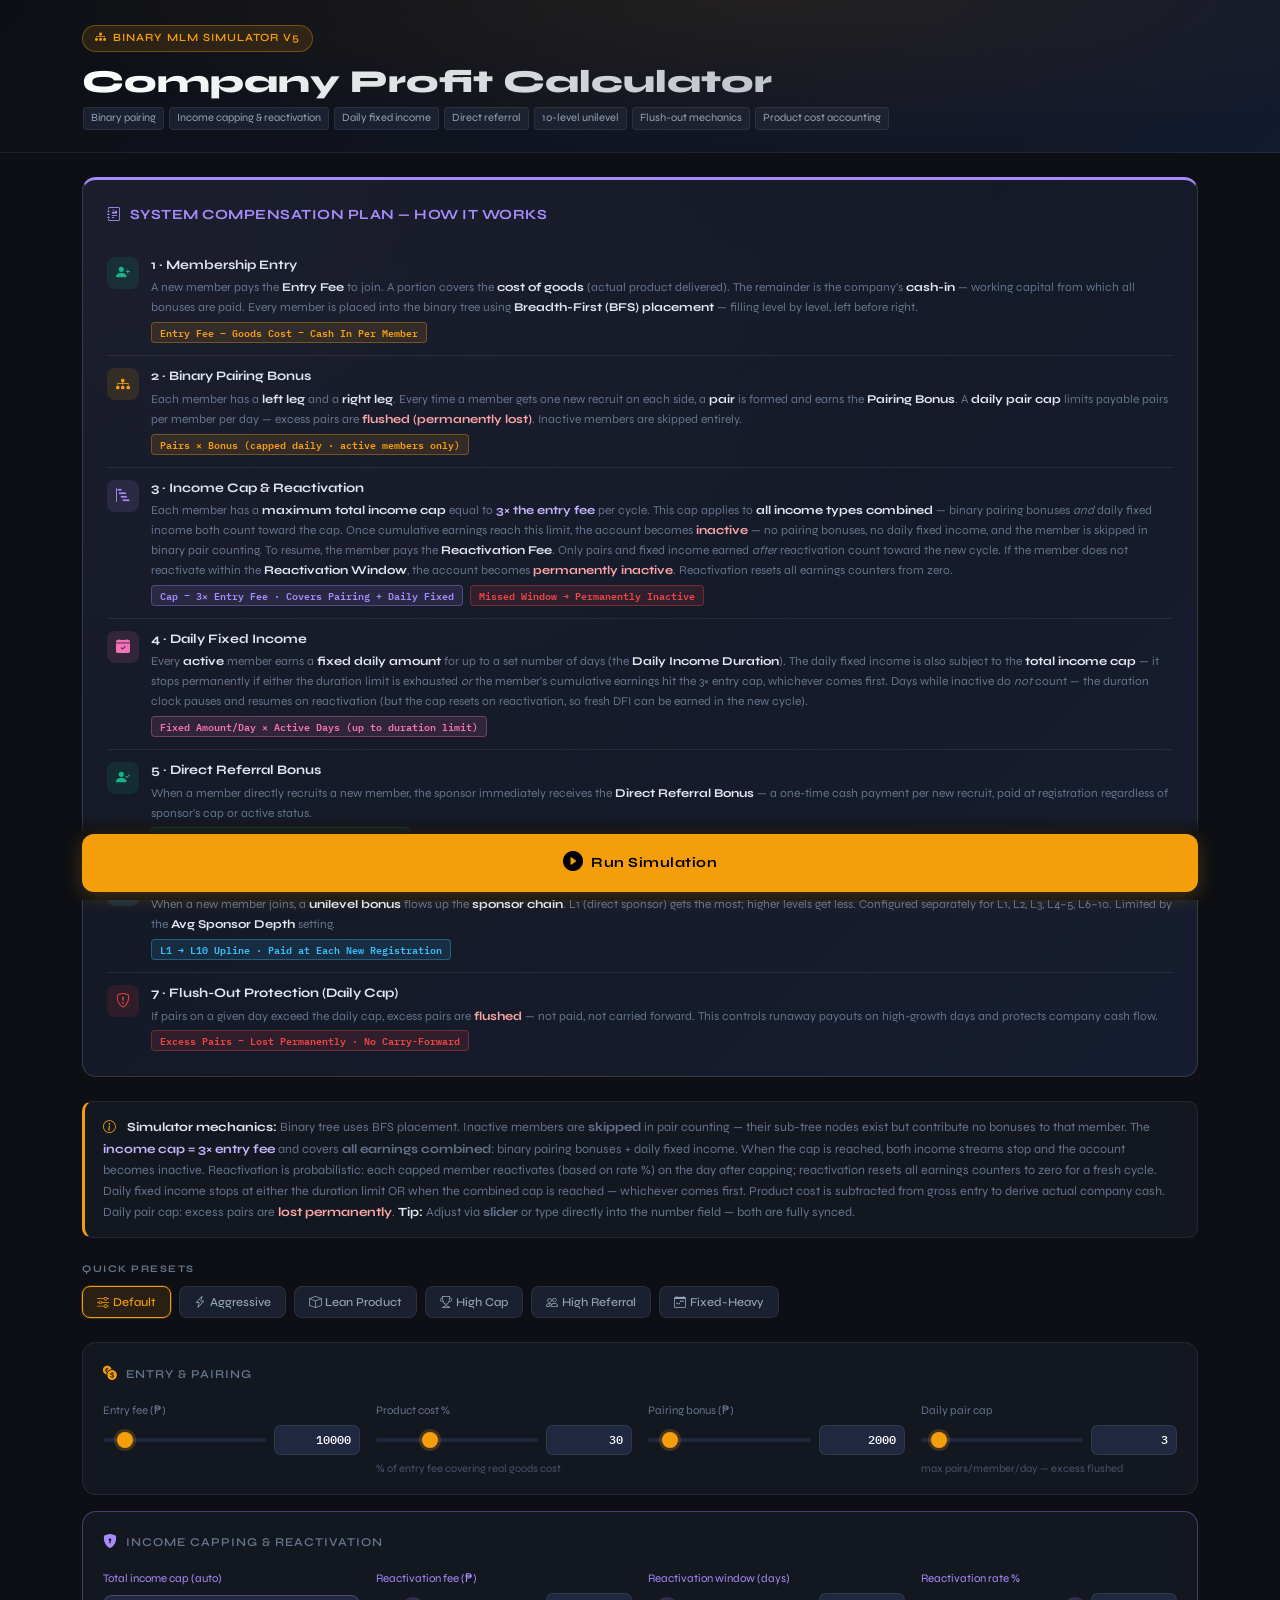
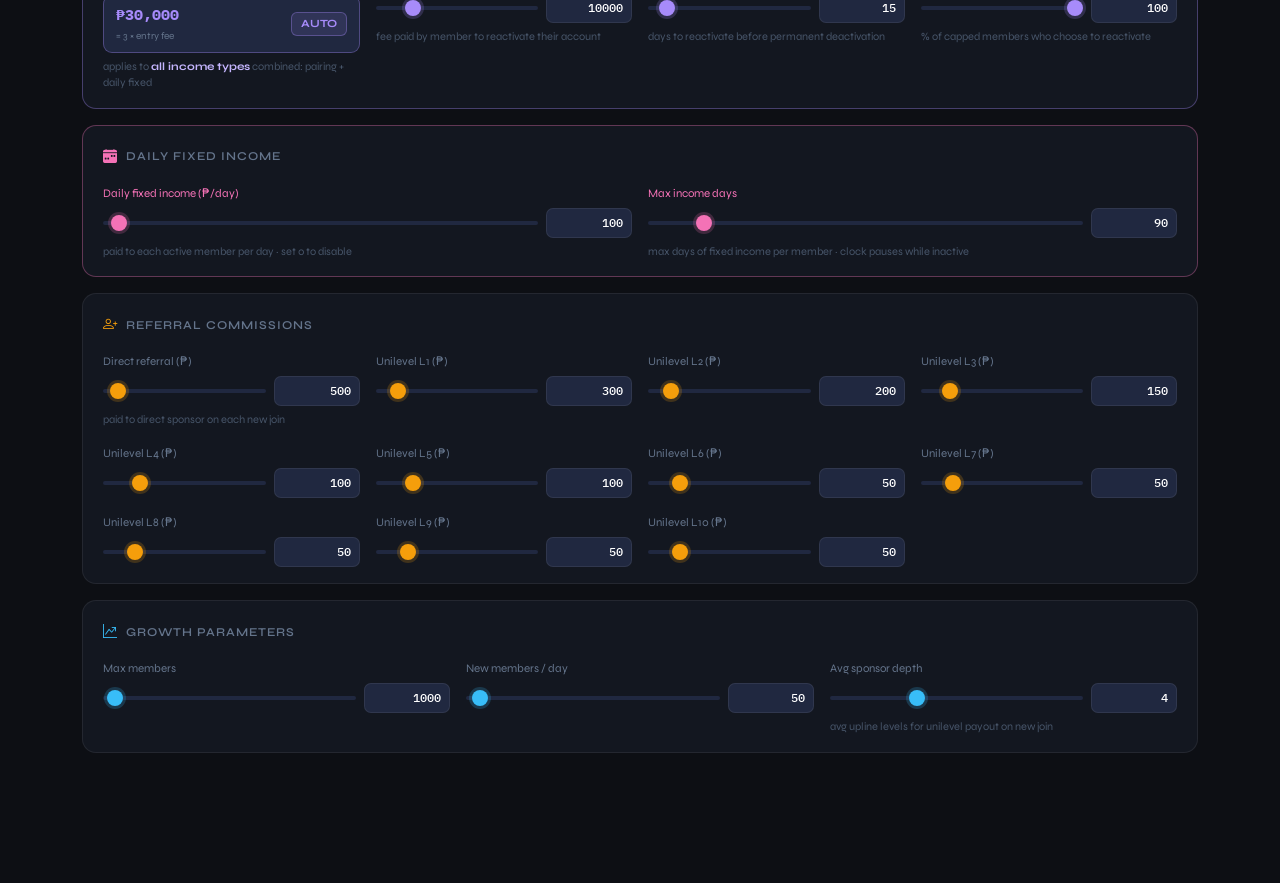
<file: sim/index.html>
<!doctype html>
<html lang="en">
  <head>
    <meta charset="UTF-8" />
    <meta name="viewport" content="width=device-width, initial-scale=1.0" />
    <title>Binary MLM Simulator v5</title>
    <link
      href="https://cdn.jsdelivr.net/npm/bootstrap@5.3.3/dist/css/bootstrap.min.css"
      rel="stylesheet"
    />
    <link
      href="https://cdn.jsdelivr.net/npm/bootstrap-icons@1.11.3/font/bootstrap-icons.min.css"
      rel="stylesheet"
    />
    <link
      href="https://fonts.googleapis.com/css2?family=IBM+Plex+Mono:wght@400;500;600&family=Syne:wght@400;500;600;700;800&display=swap"
      rel="stylesheet"
    />
    <style>
      :root {
        --bs-body-bg: #0d0f14;
        --bs-body-color: #e2e8f0;
        --surface-1: #131720;
        --surface-2: #1a2030;
        --surface-3: #202840;
        --border-col: rgba(255, 255, 255, 0.07);
        --border-bright: rgba(255, 255, 255, 0.14);
        --accent: #f59e0b;
        --accent-dim: rgba(245, 158, 11, 0.12);
        --accent-border: rgba(245, 158, 11, 0.35);
        --success: #10b981;
        --success-dim: rgba(16, 185, 129, 0.12);
        --success-border: rgba(16, 185, 129, 0.35);
        --danger: #ef4444;
        --danger-dim: rgba(239, 68, 68, 0.12);
        --info: #38bdf8;
        --info-dim: rgba(56, 189, 248, 0.12);
        --purple: #a78bfa;
        --purple-dim: rgba(167, 139, 250, 0.12);
        --purple-border: rgba(167, 139, 250, 0.35);
        --pink: #f472b6;
        --pink-dim: rgba(244, 114, 182, 0.12);
        --pink-border: rgba(244, 114, 182, 0.35);
        --muted: #64748b;
        --font-display: "Syne", sans-serif;
        --font-mono: "IBM Plex Mono", monospace;
      }
      * {
        box-sizing: border-box;
      }
      body {
        background: var(--bs-body-bg);
        color: var(--bs-body-color);
        font-family: var(--font-display);
        min-height: 100vh;
      }

      /* ─── HEADER ─── */
      .app-header {
        background: linear-gradient(135deg, #0d0f14 0%, #131a2e 100%);
        border-bottom: 1px solid var(--border-col);
        padding: 1.5rem 0 1.25rem;
        position: relative;
        overflow: hidden;
      }
      .app-header::before {
        content: "";
        position: absolute;
        inset: 0;
        background: radial-gradient(
          ellipse at 60% 0%,
          rgba(245, 158, 11, 0.08) 0%,
          transparent 70%
        );
        pointer-events: none;
      }
      .app-badge {
        display: inline-flex;
        align-items: center;
        gap: 6px;
        background: var(--accent-dim);
        border: 1px solid var(--accent-border);
        color: var(--accent);
        font-size: 11px;
        font-weight: 600;
        letter-spacing: 1px;
        text-transform: uppercase;
        padding: 4px 12px;
        border-radius: 20px;
        margin-bottom: 0.75rem;
      }
      .app-title {
        font-size: clamp(1.4rem, 4vw, 2rem);
        font-weight: 800;
        line-height: 1.1;
        margin-bottom: 0.4rem;
        background: linear-gradient(135deg, #fff 0%, #94a3b8 100%);
        -webkit-background-clip: text;
        -webkit-text-fill-color: transparent;
        background-clip: text;
      }
      .app-subtitle {
        font-size: 13px;
        color: var(--muted);
        line-height: 1.7;
      }
      .app-subtitle .tag {
        display: inline-block;
        background: var(--surface-2);
        border: 1px solid var(--border-col);
        border-radius: 4px;
        padding: 1px 7px;
        font-size: 11px;
        margin: 2px 1px;
        color: #94a3b8;
      }

      /* ─── COMP PLAN ─── */
      .comp-plan-card {
        background: linear-gradient(135deg, var(--surface-1) 0%, #161d30 100%);
        border: 1px solid var(--border-bright);
        border-top: 3px solid var(--purple);
        border-radius: 14px;
        padding: 1.5rem;
        position: relative;
        overflow: hidden;
      }
      .comp-plan-card::before {
        content: "";
        position: absolute;
        inset: 0;
        background: radial-gradient(
          ellipse at 0% 0%,
          rgba(167, 139, 250, 0.06) 0%,
          transparent 60%
        );
        pointer-events: none;
      }
      .comp-plan-title {
        font-size: 14px;
        font-weight: 700;
        color: var(--purple);
        letter-spacing: 0.5px;
        text-transform: uppercase;
        margin-bottom: 1.25rem;
        display: flex;
        align-items: center;
        gap: 8px;
      }
      .comp-row {
        display: flex;
        gap: 0.75rem;
        align-items: flex-start;
        padding: 0.7rem 0;
        border-bottom: 1px solid var(--border-col);
      }
      .comp-row:last-child {
        border-bottom: none;
        padding-bottom: 0;
      }
      .comp-icon {
        flex: 0 0 32px;
        height: 32px;
        border-radius: 8px;
        display: flex;
        align-items: center;
        justify-content: center;
        font-size: 14px;
        margin-top: 1px;
      }
      .comp-icon.green {
        background: var(--success-dim);
        color: var(--success);
      }
      .comp-icon.amber {
        background: var(--accent-dim);
        color: var(--accent);
      }
      .comp-icon.blue {
        background: var(--info-dim);
        color: var(--info);
      }
      .comp-icon.purple {
        background: var(--purple-dim);
        color: var(--purple);
      }
      .comp-icon.pink {
        background: var(--pink-dim);
        color: var(--pink);
      }
      .comp-icon.red {
        background: var(--danger-dim);
        color: var(--danger);
      }
      .comp-body {
        flex: 1;
      }
      .comp-name {
        font-size: 13px;
        font-weight: 700;
        color: #e2e8f0;
        margin-bottom: 3px;
      }
      .comp-desc {
        font-size: 12px;
        color: var(--muted);
        line-height: 1.65;
      }
      .comp-badge {
        display: inline-block;
        font-size: 10px;
        font-weight: 600;
        padding: 2px 8px;
        border-radius: 4px;
        margin-top: 4px;
        font-family: var(--font-mono);
      }
      .comp-badge.green {
        background: var(--success-dim);
        color: var(--success);
        border: 1px solid var(--success-border);
      }
      .comp-badge.amber {
        background: var(--accent-dim);
        color: var(--accent);
        border: 1px solid var(--accent-border);
      }
      .comp-badge.purple {
        background: var(--purple-dim);
        color: var(--purple);
        border: 1px solid var(--purple-border);
      }
      .comp-badge.red {
        background: var(--danger-dim);
        color: var(--danger);
        border: 1px solid rgba(239, 68, 68, 0.35);
      }

      /* ─── NOTE BOX ─── */
      .note-box {
        background: var(--surface-1);
        border: 1px solid var(--border-col);
        border-left: 3px solid var(--accent);
        border-radius: 10px;
        padding: 0.875rem 1.125rem;
        font-size: 12.5px;
        color: var(--muted);
        line-height: 1.7;
      }

      /* ─── SECTION LABEL ─── */
      .sec-label {
        font-size: 10px;
        font-weight: 700;
        color: var(--muted);
        letter-spacing: 1.5px;
        text-transform: uppercase;
        margin-bottom: 0.6rem;
      }

      /* ─── PRESET BUTTONS ─── */
      .preset-row {
        display: flex;
        gap: 8px;
        flex-wrap: wrap;
      }
      .preset-btn {
        background: var(--surface-2);
        border: 1px solid var(--border-col);
        border-radius: 8px;
        color: #94a3b8;
        font-size: 12px;
        font-family: var(--font-display);
        font-weight: 500;
        padding: 6px 14px;
        cursor: pointer;
        transition: all 0.15s;
        white-space: nowrap;
      }
      .preset-btn:hover {
        border-color: var(--accent-border);
        color: var(--accent);
        background: var(--accent-dim);
      }
      .preset-btn.on {
        border-color: var(--accent);
        color: var(--accent);
        background: var(--accent-dim);
        box-shadow: 0 0 0 1px rgba(245, 158, 11, 0.2);
      }

      /* ─── SIM CARDS ─── */
      .sim-card {
        background: var(--surface-1);
        border: 1px solid var(--border-col);
        border-radius: 14px;
        padding: 1.25rem 1.25rem 1rem;
      }
      .card-heading {
        font-size: 12px;
        font-weight: 600;
        color: var(--muted);
        text-transform: uppercase;
        letter-spacing: 1px;
        margin-bottom: 1.1rem;
        display: flex;
        align-items: center;
        gap: 8px;
      }
      .card-heading i {
        font-size: 14px;
        color: var(--accent);
      }
      .card-heading i.purple {
        color: var(--purple);
      }
      .card-heading i.pink {
        color: var(--pink);
      }
      .card-heading i.info {
        color: var(--info);
      }

      /* ─── SLIDER + INPUT CONTROL ─── */
      .si {
        display: flex;
        flex-direction: column;
        gap: 4px;
      }
      .si-label {
        font-size: 11.5px;
        color: var(--muted);
        margin-bottom: 2px;
      }
      .si-hint {
        font-size: 11px;
        color: #475569;
        line-height: 1.5;
        margin-top: 2px;
      }

      /* The combined slider + input row */
      .ctrl-row {
        display: flex;
        align-items: center;
        gap: 8px;
      }
      .ctrl-row input[type="range"] {
        flex: 1;
        min-width: 0;
      }

      /* Number input */
      .num-input {
        width: 86px;
        flex-shrink: 0;
        background: var(--surface-3);
        border: 1px solid var(--border-col);
        border-radius: 7px;
        color: #fff;
        font-family: var(--font-mono);
        font-size: 12px;
        font-weight: 500;
        padding: 5px 8px;
        text-align: right;
        outline: none;
        transition: border-color 0.15s;
        appearance: textfield;
        -moz-appearance: textfield;
      }
      .num-input::-webkit-outer-spin-button,
      .num-input::-webkit-inner-spin-button {
        -webkit-appearance: none;
        margin: 0;
      }
      .num-input:focus {
        border-color: var(--accent-border);
        background: var(--surface-2);
      }
      .num-input.purple:focus {
        border-color: var(--purple-border);
      }
      .num-input.pink:focus {
        border-color: var(--pink-border);
      }
      .num-input.info-c:focus {
        border-color: rgba(56, 189, 248, 0.4);
      }
      .num-input.err {
        border-color: rgba(239, 68, 68, 0.6) !important;
        background: var(--danger-dim) !important;
      }

      /* Range inputs */
      input[type="range"] {
        -webkit-appearance: none;
        appearance: none;
        width: 100%;
        height: 4px;
        background: var(--surface-3);
        border-radius: 2px;
        outline: none;
        cursor: pointer;
      }
      input[type="range"]::-webkit-slider-thumb {
        -webkit-appearance: none;
        appearance: none;
        width: 16px;
        height: 16px;
        border-radius: 50%;
        background: var(--accent);
        box-shadow: 0 0 0 3px rgba(245, 158, 11, 0.2);
        transition: box-shadow 0.15s;
      }
      input[type="range"]:hover::-webkit-slider-thumb {
        box-shadow: 0 0 0 5px rgba(245, 158, 11, 0.25);
      }
      input[type="range"]::-moz-range-thumb {
        width: 16px;
        height: 16px;
        border: none;
        border-radius: 50%;
        background: var(--accent);
        box-shadow: 0 0 0 3px rgba(245, 158, 11, 0.2);
      }
      input[type="range"].purple-thumb::-webkit-slider-thumb {
        background: var(--purple);
        box-shadow: 0 0 0 3px rgba(167, 139, 250, 0.2);
      }
      input[type="range"].purple-thumb::-moz-range-thumb {
        background: var(--purple);
      }
      input[type="range"].pink-thumb::-webkit-slider-thumb {
        background: var(--pink);
        box-shadow: 0 0 0 3px rgba(244, 114, 182, 0.2);
      }
      input[type="range"].pink-thumb::-moz-range-thumb {
        background: var(--pink);
      }
      input[type="range"].info-thumb::-webkit-slider-thumb {
        background: var(--info);
        box-shadow: 0 0 0 3px rgba(56, 189, 248, 0.2);
      }
      input[type="range"].info-thumb::-moz-range-thumb {
        background: var(--info);
      }

      /* ─── RUN BUTTON ─── */
      .btn-run {
        width: 100%;
        padding: 14px;
        background: var(--accent);
        color: #000;
        font-size: 14px;
        font-weight: 700;
        font-family: var(--font-display);
        letter-spacing: 0.5px;
        border: none;
        border-radius: 12px;
        cursor: pointer;
        display: flex;
        align-items: center;
        justify-content: center;
        gap: 8px;
        transition: all 0.2s;
        box-shadow: 0 4px 20px rgba(245, 158, 11, 0.25);
      }
      .btn-run:hover {
        background: #fbbf24;
        box-shadow: 0 6px 28px rgba(245, 158, 11, 0.4);
        transform: translateY(-1px);
      }
      .btn-run:active {
        transform: translateY(0);
      }

      /* ─── PROGRESS ─── */
      .prog {
        height: 3px;
        background: var(--surface-3);
        border-radius: 2px;
        overflow: hidden;
        display: none;
      }
      .prog-bar {
        height: 100%;
        width: 0;
        background: linear-gradient(90deg, var(--accent), #fbbf24);
        border-radius: 2px;
        transition: width 0.3s ease;
      }

      /* ─── RESULTS ─── */
      #results {
        display: none;
      }
      .hero-card {
        background: linear-gradient(
          135deg,
          var(--surface-1) 0%,
          var(--surface-2) 100%
        );
        border: 1px solid var(--border-bright);
        border-top: 3px solid var(--success);
        border-radius: 16px;
        padding: 2rem 1.5rem;
        text-align: center;
        position: relative;
        overflow: hidden;
      }
      .hero-card::before {
        content: "";
        position: absolute;
        inset: 0;
        background: radial-gradient(
          ellipse at 50% 0%,
          rgba(16, 185, 129, 0.07) 0%,
          transparent 70%
        );
        pointer-events: none;
      }
      .hero-label {
        font-size: 11px;
        font-weight: 700;
        letter-spacing: 1.5px;
        text-transform: uppercase;
        color: var(--muted);
        margin-bottom: 0.75rem;
      }
      .hero-val {
        font-size: clamp(2rem, 6vw, 3rem);
        font-weight: 700;
        font-family: var(--font-mono);
        line-height: 1;
        margin-bottom: 0.6rem;
      }
      .hero-sub {
        font-size: 12px;
        color: var(--muted);
        line-height: 1.7;
      }

      .alert-sim {
        border-radius: 12px;
        padding: 1rem 1.125rem;
        border: 1px solid;
        display: none;
      }
      .alert-sim.danger {
        background: var(--danger-dim);
        border-color: rgba(239, 68, 68, 0.3);
      }
      .alert-sim.warn {
        background: var(--accent-dim);
        border-color: var(--accent-border);
      }
      .alert-sim .alert-icon {
        font-size: 18px;
      }
      .alert-sim .alert-msg {
        font-size: 13px;
        font-weight: 500;
        line-height: 1.5;
      }
      .alert-sim.danger .alert-icon,
      .alert-sim.danger .alert-msg {
        color: #fca5a5;
      }
      .alert-sim.warn .alert-icon,
      .alert-sim.warn .alert-msg {
        color: var(--accent);
      }

      .mc {
        background: var(--surface-1);
        border: 1px solid var(--border-col);
        border-radius: 12px;
        padding: 1rem;
        position: relative;
        overflow: hidden;
        transition: border-color 0.15s;
      }
      .mc:hover {
        border-color: var(--border-bright);
      }
      .mc::after {
        content: "";
        position: absolute;
        top: 0;
        left: 0;
        right: 0;
        height: 2px;
        border-radius: 2px 2px 0 0;
      }
      .mc.a::after {
        background: var(--success);
      }
      .mc.b::after {
        background: var(--danger);
      }
      .mc.c::after {
        background: var(--info);
      }
      .mc.d::after {
        background: var(--accent);
      }
      .mc.e::after {
        background: var(--muted);
      }
      .mc.p::after {
        background: var(--purple);
      }
      .mc.pk::after {
        background: var(--pink);
      }
      .mc .ml {
        font-size: 11px;
        color: var(--muted);
        margin-bottom: 6px;
        font-weight: 500;
      }
      .mc .mv {
        font-size: clamp(16px, 3vw, 20px);
        font-weight: 700;
        font-family: var(--font-mono);
        line-height: 1;
      }
      .mc .ms {
        font-size: 11px;
        color: var(--muted);
        margin-top: 4px;
        line-height: 1.4;
      }
      .mc.a .mv {
        color: var(--success);
      }
      .mc.b .mv {
        color: var(--danger);
      }
      .mc.c .mv {
        color: var(--info);
      }
      .mc.d .mv {
        color: var(--accent);
      }
      .mc.p .mv {
        color: var(--purple);
      }
      .mc.pk .mv {
        color: var(--pink);
      }

      .flow-strip {
        display: flex;
        gap: 0;
        overflow-x: auto;
        padding-bottom: 4px;
        scrollbar-width: thin;
        scrollbar-color: var(--surface-3) transparent;
      }
      .flow-strip::-webkit-scrollbar {
        height: 4px;
      }
      .flow-strip::-webkit-scrollbar-thumb {
        background: var(--surface-3);
        border-radius: 2px;
      }
      .flow-item {
        flex: 0 0 auto;
        min-width: 120px;
        background: var(--surface-2);
        border: 1px solid var(--border-col);
        border-radius: 10px;
        padding: 0.75rem;
        text-align: center;
        position: relative;
        margin-right: 4px;
      }
      .flow-item + .flow-item::before {
        content: "→";
        position: absolute;
        left: -12px;
        top: 50%;
        transform: translateY(-50%);
        color: var(--muted);
        font-size: 11px;
      }
      .flow-label {
        font-size: 10px;
        color: var(--muted);
        line-height: 1.4;
        margin-bottom: 4px;
      }
      .flow-val {
        font-size: 13px;
        font-weight: 700;
        font-family: var(--font-mono);
      }

      .sim-divider {
        height: 1px;
        background: var(--border-col);
        margin: 1.5rem 0;
      }

      .tbl-wrap {
        overflow-x: auto;
        -webkit-overflow-scrolling: touch;
      }
      .tbl-wrap::-webkit-scrollbar {
        height: 4px;
      }
      .tbl-wrap::-webkit-scrollbar-thumb {
        background: var(--surface-3);
        border-radius: 2px;
      }
      table {
        width: 100%;
        border-collapse: collapse;
        font-size: 12px;
        min-width: 1050px;
        font-family: var(--font-mono);
      }
      thead th {
        background: var(--surface-2);
        padding: 10px 10px;
        text-align: right;
        font-size: 9.5px;
        font-weight: 700;
        font-family: var(--font-display);
        color: var(--muted);
        letter-spacing: 0.4px;
        text-transform: uppercase;
        border-bottom: 1px solid var(--border-col);
        white-space: nowrap;
      }
      thead th:first-child {
        text-align: center;
      }
      tbody td {
        padding: 8px 10px;
        text-align: right;
        border-bottom: 1px solid var(--border-col);
        white-space: nowrap;
        color: #cbd5e1;
        transition: background 0.1s;
      }
      tbody td:first-child {
        text-align: center;
        color: var(--muted);
        font-size: 11px;
      }
      tbody tr:last-child td {
        border-bottom: none;
      }
      tbody tr:hover td {
        background: var(--surface-2);
      }
      .tg {
        color: var(--success) !important;
      }
      .tr {
        color: var(--danger) !important;
      }
      .tw {
        color: var(--accent) !important;
      }
      .ti {
        color: var(--info) !important;
      }
      .tp {
        color: var(--purple) !important;
      }
      .tpk {
        color: var(--pink) !important;
      }

      .pager {
        display: flex;
        gap: 8px;
        align-items: center;
        padding: 0.875rem 1rem;
        border-top: 1px solid var(--border-col);
        background: var(--surface-2);
        border-radius: 0 0 14px 14px;
      }
      .pager button {
        background: var(--surface-1);
        border: 1px solid var(--border-col);
        border-radius: 8px;
        color: #94a3b8;
        font-size: 13px;
        padding: 6px 14px;
        cursor: pointer;
        transition: all 0.15s;
        font-family: var(--font-display);
      }
      .pager button:hover {
        border-color: var(--accent-border);
        color: var(--accent);
      }
      .pager span {
        font-size: 12px;
        color: var(--muted);
        flex: 1;
        text-align: center;
        font-family: var(--font-mono);
      }

      .run-sticky {
        position: sticky;
        bottom: 0;
        z-index: 50;
        background: linear-gradient(to top, var(--bs-body-bg) 80%, transparent);
        padding: 1rem 0 0.5rem;
      }

      .section-divider {
        display: flex;
        align-items: center;
        gap: 12px;
        margin: 2rem 0 1.25rem;
      }
      .section-divider .sd-line {
        flex: 1;
        height: 1px;
        background: var(--border-col);
      }
      .section-divider .sd-label {
        font-size: 10px;
        font-weight: 700;
        letter-spacing: 1.5px;
        text-transform: uppercase;
        color: var(--muted);
        white-space: nowrap;
      }

      @media (max-width: 576px) {
        .app-header {
          padding: 1.25rem 0 1rem;
        }
        .sim-card {
          padding: 1rem;
        }
        .hero-card {
          padding: 1.5rem 1rem;
        }
        .comp-plan-card {
          padding: 1rem;
        }
        .num-input {
          width: 72px;
          font-size: 11px;
        }
      }
    </style>
  </head>
  <body>
    <!-- ═══ HEADER ═══ -->
    <div class="app-header">
      <div class="container">
        <div class="app-badge">
          <i class="bi bi-diagram-3-fill"></i> Binary MLM Simulator v5
        </div>
        <div class="app-title">Company Profit Calculator</div>
        <div class="app-subtitle">
          <span class="tag">Binary pairing</span>
          <span class="tag">Income capping &amp; reactivation</span>
          <span class="tag">Daily fixed income</span>
          <span class="tag">Direct referral</span>
          <span class="tag">10-level unilevel</span>
          <span class="tag">Flush-out mechanics</span>
          <span class="tag">Product cost accounting</span>
        </div>
      </div>
    </div>

    <div class="container py-4">
      <!-- ══════════ COMPENSATION PLAN ══════════ -->
      <div class="comp-plan-card mb-4">
        <div class="comp-plan-title">
          <i class="bi bi-journal-richtext"></i> System Compensation Plan — How
          It Works
        </div>
        <div class="comp-row">
          <div class="comp-icon green">
            <i class="bi bi-person-plus-fill"></i>
          </div>
          <div class="comp-body">
            <div class="comp-name">1 · Membership Entry</div>
            <div class="comp-desc">
              A new member pays the
              <strong style="color: #e2e8f0">Entry Fee</strong> to join. A
              portion covers the
              <strong style="color: #e2e8f0">cost of goods</strong> (actual
              product delivered). The remainder is the company's
              <strong style="color: #e2e8f0">cash-in</strong> — working capital
              from which all bonuses are paid. Every member is placed into the
              binary tree using
              <strong style="color: #e2e8f0"
                >Breadth-First (BFS) placement</strong
              >
              — filling level by level, left before right.
            </div>
            <span class="comp-badge amber"
              >Entry Fee − Goods Cost = Cash In Per Member</span
            >
          </div>
        </div>
        <div class="comp-row">
          <div class="comp-icon amber">
            <i class="bi bi-diagram-3-fill"></i>
          </div>
          <div class="comp-body">
            <div class="comp-name">2 · Binary Pairing Bonus</div>
            <div class="comp-desc">
              Each member has a
              <strong style="color: #e2e8f0">left leg</strong> and a
              <strong style="color: #e2e8f0">right leg</strong>. Every time a
              member gets one new recruit on each side, a
              <strong style="color: #e2e8f0">pair</strong> is formed and earns
              the <strong style="color: #e2e8f0">Pairing Bonus</strong>. A
              <strong style="color: #e2e8f0">daily pair cap</strong> limits
              payable pairs per member per day — excess pairs are
              <strong style="color: #fca5a5">flushed (permanently lost)</strong
              >. Inactive members are skipped entirely.
            </div>
            <span class="comp-badge amber"
              >Pairs × Bonus (capped daily · active members only)</span
            >
          </div>
        </div>
        <div class="comp-row">
          <div class="comp-icon purple">
            <i class="bi bi-bar-chart-steps"></i>
          </div>
          <div class="comp-body">
            <div class="comp-name">3 · Income Cap &amp; Reactivation</div>
            <div class="comp-desc">
              Each member has a
              <strong style="color: #e2e8f0">maximum total income cap</strong>
              equal to
              <strong style="color: #c4b5fd">3× the entry fee</strong> per
              cycle. This cap applies to
              <strong style="color: #e2e8f0">all income types combined</strong>
              — binary pairing bonuses <em>and</em> daily fixed income both
              count toward the cap. Once cumulative earnings reach this limit,
              the account becomes
              <strong style="color: #fca5a5">inactive</strong> — no pairing
              bonuses, no daily fixed income, and the member is skipped in
              binary pair counting. To resume, the member pays the
              <strong style="color: #e2e8f0">Reactivation Fee</strong>. Only
              pairs and fixed income earned <em>after</em> reactivation count
              toward the new cycle. If the member does not reactivate within the
              <strong style="color: #e2e8f0">Reactivation Window</strong>, the
              account becomes
              <strong style="color: #fca5a5">permanently inactive</strong>.
              Reactivation resets all earnings counters from zero.
            </div>
            <span class="comp-badge purple"
              >Cap = 3× Entry Fee · Covers Pairing + Daily Fixed</span
            >
            <span class="comp-badge red" style="margin-left: 4px"
              >Missed Window → Permanently Inactive</span
            >
          </div>
        </div>
        <div class="comp-row">
          <div class="comp-icon pink">
            <i class="bi bi-calendar-check-fill"></i>
          </div>
          <div class="comp-body">
            <div class="comp-name">4 · Daily Fixed Income</div>
            <div class="comp-desc">
              Every <strong style="color: #e2e8f0">active</strong> member earns
              a <strong style="color: #e2e8f0">fixed daily amount</strong> for
              up to a set number of days (the
              <strong style="color: #e2e8f0">Daily Income Duration</strong>).
              The daily fixed income is also subject to the
              <strong style="color: #e2e8f0">total income cap</strong> — it
              stops permanently if either the duration limit is exhausted
              <em>or</em> the member's cumulative earnings hit the 3× entry cap,
              whichever comes first. Days while inactive do <em>not</em> count —
              the duration clock pauses and resumes on reactivation (but the cap
              resets on reactivation, so fresh DFI can be earned in the new
              cycle).
            </div>
            <span
              class="comp-badge"
              style="
                background: var(--pink-dim);
                color: var(--pink);
                border: 1px solid var(--pink-border);
              "
              >Fixed Amount/Day × Active Days (up to duration limit)</span
            >
          </div>
        </div>
        <div class="comp-row">
          <div class="comp-icon green">
            <i class="bi bi-person-check-fill"></i>
          </div>
          <div class="comp-body">
            <div class="comp-name">5 · Direct Referral Bonus</div>
            <div class="comp-desc">
              When a member directly recruits a new member, the sponsor
              immediately receives the
              <strong style="color: #e2e8f0">Direct Referral Bonus</strong> — a
              one-time cash payment per new recruit, paid at registration
              regardless of sponsor's cap or active status.
            </div>
            <span class="comp-badge green"
              >Paid Once Per Direct Recruit · Immediate</span
            >
          </div>
        </div>
        <div class="comp-row">
          <div class="comp-icon blue"><i class="bi bi-layers-fill"></i></div>
          <div class="comp-body">
            <div class="comp-name">6 · Unilevel Bonus (Up to 10 Levels)</div>
            <div class="comp-desc">
              When a new member joins, a
              <strong style="color: #e2e8f0">unilevel bonus</strong> flows up
              the <strong style="color: #e2e8f0">sponsor chain</strong>. L1
              (direct sponsor) gets the most; higher levels get less. Configured
              separately for L1, L2, L3, L4–5, L6–10. Limited by the
              <strong style="color: #e2e8f0">Avg Sponsor Depth</strong> setting.
            </div>
            <span
              class="comp-badge"
              style="
                background: var(--info-dim);
                color: var(--info);
                border: 1px solid rgba(56, 189, 248, 0.35);
              "
              >L1 → L10 Upline · Paid at Each New Registration</span
            >
          </div>
        </div>
        <div class="comp-row">
          <div class="comp-icon red">
            <i class="bi bi-shield-exclamation"></i>
          </div>
          <div class="comp-body">
            <div class="comp-name">7 · Flush-Out Protection (Daily Cap)</div>
            <div class="comp-desc">
              If pairs on a given day exceed the daily cap, excess pairs are
              <strong style="color: #fca5a5">flushed</strong> — not paid, not
              carried forward. This controls runaway payouts on high-growth days
              and protects company cash flow.
            </div>
            <span class="comp-badge red"
              >Excess Pairs = Lost Permanently · No Carry-Forward</span
            >
          </div>
        </div>
      </div>

      <!-- ══════════ NOTE BOX ══════════ -->
      <div class="note-box mb-4">
        <i class="bi bi-info-circle me-2" style="color: var(--accent)"></i>
        <strong style="color: #e2e8f0">Simulator mechanics:</strong>
        Binary tree uses BFS placement. Inactive members are
        <strong>skipped</strong> in pair counting — their sub-tree nodes exist
        but contribute no bonuses to that member. The
        <strong style="color: #c4b5fd">income cap = 3× entry fee</strong> and
        covers <strong>all earnings combined</strong>: binary pairing bonuses +
        daily fixed income. When the cap is reached, both income streams stop
        and the account becomes inactive. Reactivation is probabilistic: each
        capped member reactivates (based on rate %) on the day after capping;
        reactivation resets all earnings counters to zero for a fresh cycle.
        Daily fixed income stops at either the duration limit OR when the
        combined cap is reached — whichever comes first. Product cost is
        subtracted from gross entry to derive actual company cash. Daily pair
        cap: excess pairs are
        <strong style="color: #fca5a5">lost permanently</strong>.
        <strong style="color: #e2e8f0">Tip:</strong> Adjust via
        <strong>slider</strong> or type directly into the number field — both
        are fully synced.
      </div>

      <!-- ══════════ PRESETS ══════════ -->
      <div class="sec-label">Quick Presets</div>
      <div class="preset-row mb-4">
        <button class="preset-btn on" onclick="applyPreset('default', this)">
          <i class="bi bi-sliders me-1"></i>Default
        </button>
        <button class="preset-btn" onclick="applyPreset('aggressive', this)">
          <i class="bi bi-lightning-charge me-1"></i>Aggressive
        </button>
        <button class="preset-btn" onclick="applyPreset('lean', this)">
          <i class="bi bi-box me-1"></i>Lean Product
        </button>
        <button class="preset-btn" onclick="applyPreset('highcap', this)">
          <i class="bi bi-trophy me-1"></i>High Cap
        </button>
        <button class="preset-btn" onclick="applyPreset('highref', this)">
          <i class="bi bi-people me-1"></i>High Referral
        </button>
        <button class="preset-btn" onclick="applyPreset('fixedheavy', this)">
          <i class="bi bi-calendar-week me-1"></i>Fixed-Heavy
        </button>
      </div>

      <!-- ══════════ CARD 1: Entry & Pairing ══════════ -->
      <div class="sim-card mb-3">
        <div class="card-heading">
          <i class="bi bi-currency-exchange"></i> Entry &amp; Pairing
        </div>
        <div class="row g-3">
          <div class="col-12 col-sm-6 col-lg-3">
            <div class="si">
              <div class="si-label">Entry fee (₱)</div>
              <div class="ctrl-row">
                <input
                  type="range"
                  id="s-entry"
                  min="500"
                  max="100000"
                  step="500"
                  value="10000"
                  oninput="syncFromSlider('entry')"
                />
                <input
                  type="number"
                  class="num-input"
                  id="n-entry"
                  value="10000"
                  min="500"
                  max="100000"
                  step="500"
                  oninput="syncFromNum('entry')"
                />
              </div>
            </div>
          </div>
          <div class="col-12 col-sm-6 col-lg-3">
            <div class="si">
              <div class="si-label">Product cost %</div>
              <div class="ctrl-row">
                <input
                  type="range"
                  id="s-pcost"
                  min="0"
                  max="95"
                  step="1"
                  value="30"
                  oninput="syncFromSlider('pcost')"
                />
                <input
                  type="number"
                  class="num-input"
                  id="n-pcost"
                  value="30"
                  min="0"
                  max="95"
                  step="1"
                  oninput="syncFromNum('pcost')"
                />
              </div>
              <div class="si-hint">% of entry fee covering real goods cost</div>
            </div>
          </div>
          <div class="col-12 col-sm-6 col-lg-3">
            <div class="si">
              <div class="si-label">Pairing bonus (₱)</div>
              <div class="ctrl-row">
                <input
                  type="range"
                  id="s-bonus"
                  min="100"
                  max="20000"
                  step="100"
                  value="2000"
                  oninput="syncFromSlider('bonus')"
                />
                <input
                  type="number"
                  class="num-input"
                  id="n-bonus"
                  value="2000"
                  min="100"
                  max="20000"
                  step="100"
                  oninput="syncFromNum('bonus')"
                />
              </div>
            </div>
          </div>
          <div class="col-12 col-sm-6 col-lg-3">
            <div class="si">
              <div class="si-label">Daily pair cap</div>
              <div class="ctrl-row">
                <input
                  type="range"
                  id="s-cap"
                  min="1"
                  max="30"
                  step="1"
                  value="3"
                  oninput="syncFromSlider('cap')"
                />
                <input
                  type="number"
                  class="num-input"
                  id="n-cap"
                  value="3"
                  min="1"
                  max="30"
                  step="1"
                  oninput="syncFromNum('cap')"
                />
              </div>
              <div class="si-hint">max pairs/member/day — excess flushed</div>
            </div>
          </div>
        </div>
      </div>

      <!-- ══════════ CARD 2: Income Cap & Reactivation ══════════ -->
      <div class="sim-card mb-3" style="border-color: var(--purple-border)">
        <div class="card-heading">
          <i class="bi bi-shield-lock-fill purple"></i> Income Capping &amp;
          Reactivation
        </div>
        <div class="row g-3">
          <!-- Auto-computed cap display -->
          <div class="col-12 col-sm-6 col-lg-3">
            <div class="si">
              <div class="si-label" style="color: var(--purple)">
                Total income cap (auto)
              </div>
              <div
                style="
                  background: var(--surface-3);
                  border: 1px solid var(--purple-border);
                  border-radius: 9px;
                  padding: 8px 12px;
                  display: flex;
                  align-items: center;
                  justify-content: space-between;
                  gap: 8px;
                  margin-top: 2px;
                "
              >
                <div>
                  <div
                    id="cap-display"
                    style="
                      font-family: var(--font-mono);
                      font-size: 15px;
                      font-weight: 700;
                      color: var(--purple);
                    "
                  >
                    ₱30,000
                  </div>
                  <div
                    style="
                      font-size: 10px;
                      color: var(--muted);
                      margin-top: 2px;
                    "
                  >
                    = 3 × entry fee
                  </div>
                </div>
                <div
                  style="
                    background: var(--purple-dim);
                    border: 1px solid var(--purple-border);
                    border-radius: 6px;
                    padding: 3px 9px;
                    font-size: 11px;
                    font-weight: 700;
                    color: var(--purple);
                    white-space: nowrap;
                  "
                >
                  AUTO
                </div>
              </div>
              <div class="si-hint">
                applies to
                <strong style="color: #c4b5fd">all income types</strong>
                combined: pairing + daily fixed
              </div>
            </div>
          </div>
          <div class="col-12 col-sm-6 col-lg-3">
            <div class="si">
              <div class="si-label" style="color: var(--purple)">
                Reactivation fee (₱)
              </div>
              <div class="ctrl-row">
                <input
                  type="range"
                  class="purple-thumb"
                  id="s-reactfee"
                  min="0"
                  max="50000"
                  step="500"
                  value="10000"
                  oninput="syncFromSlider('reactfee')"
                />
                <input
                  type="number"
                  class="num-input purple"
                  id="n-reactfee"
                  value="10000"
                  min="0"
                  max="50000"
                  step="500"
                  oninput="syncFromNum('reactfee')"
                />
              </div>
              <div class="si-hint">
                fee paid by member to reactivate their account
              </div>
            </div>
          </div>
          <div class="col-12 col-sm-6 col-lg-3">
            <div class="si">
              <div class="si-label" style="color: var(--purple)">
                Reactivation window (days)
              </div>
              <div class="ctrl-row">
                <input
                  type="range"
                  class="purple-thumb"
                  id="s-reactwin"
                  min="1"
                  max="180"
                  step="1"
                  value="15"
                  oninput="syncFromSlider('reactwin')"
                />
                <input
                  type="number"
                  class="num-input purple"
                  id="n-reactwin"
                  value="15"
                  min="1"
                  max="180"
                  step="1"
                  oninput="syncFromNum('reactwin')"
                />
              </div>
              <div class="si-hint">
                days to reactivate before permanent deactivation
              </div>
            </div>
          </div>
          <div class="col-12 col-sm-6 col-lg-3">
            <div class="si">
              <div class="si-label" style="color: var(--purple)">
                Reactivation rate %
              </div>
              <div class="ctrl-row">
                <input
                  type="range"
                  class="purple-thumb"
                  id="s-reactrate"
                  min="0"
                  max="100"
                  step="5"
                  value="100"
                  oninput="syncFromSlider('reactrate')"
                />
                <input
                  type="number"
                  class="num-input purple"
                  id="n-reactrate"
                  value="100"
                  min="0"
                  max="100"
                  step="1"
                  oninput="syncFromNum('reactrate')"
                />
              </div>
              <div class="si-hint">
                % of capped members who choose to reactivate
              </div>
            </div>
          </div>
        </div>
      </div>

      <!-- ══════════ CARD 3: Daily Fixed Income ══════════ -->
      <div class="sim-card mb-3" style="border-color: var(--pink-border)">
        <div class="card-heading">
          <i class="bi bi-calendar-week-fill pink"></i> Daily Fixed Income
        </div>
        <div class="row g-3">
          <div class="col-12 col-sm-6">
            <div class="si">
              <div class="si-label" style="color: var(--pink)">
                Daily fixed income (₱/day)
              </div>
              <div class="ctrl-row">
                <input
                  type="range"
                  class="pink-thumb"
                  id="s-dfi"
                  min="0"
                  max="5000"
                  step="50"
                  value="100"
                  oninput="syncFromSlider('dfi')"
                />
                <input
                  type="number"
                  class="num-input pink"
                  id="n-dfi"
                  value="100"
                  min="0"
                  max="5000"
                  step="1"
                  oninput="syncFromNum('dfi')"
                />
              </div>
              <div class="si-hint">
                paid to each active member per day · set 0 to disable
              </div>
            </div>
          </div>
          <div class="col-12 col-sm-6">
            <div class="si">
              <div class="si-label" style="color: var(--pink)">
                Max income days
              </div>
              <div class="ctrl-row">
                <input
                  type="range"
                  class="pink-thumb"
                  id="s-dfidays"
                  min="7"
                  max="730"
                  step="1"
                  value="90"
                  oninput="syncFromSlider('dfidays')"
                />
                <input
                  type="number"
                  class="num-input pink"
                  id="n-dfidays"
                  value="90"
                  min="7"
                  max="730"
                  step="1"
                  oninput="syncFromNum('dfidays')"
                />
              </div>
              <div class="si-hint">
                max days of fixed income per member · clock pauses while
                inactive
              </div>
            </div>
          </div>
        </div>
      </div>

      <!-- ══════════ CARD 4: Referral Commissions ══════════ -->
      <div class="sim-card mb-3">
        <div class="card-heading">
          <i class="bi bi-person-plus"></i> Referral Commissions
        </div>
        <div class="row g-3">
          <!-- Direct Referral -->
          <div class="col-12 col-sm-6 col-lg-3">
            <div class="si">
              <div class="si-label">Direct referral (₱)</div>
              <div class="ctrl-row">
                <input
                  type="range"
                  id="s-direct"
                  min="0"
                  max="10000"
                  step="50"
                  value="500"
                  oninput="syncFromSlider('direct')"
                />
                <input
                  type="number"
                  class="num-input"
                  id="n-direct"
                  value="500"
                  min="0"
                  max="10000"
                  step="1"
                  oninput="syncFromNum('direct')"
                />
              </div>
              <div class="si-hint">paid to direct sponsor on each new join</div>
            </div>
          </div>

          <!-- L1 -->
          <div class="col-12 col-sm-6 col-lg-3">
            <div class="si">
              <div class="si-label">Unilevel L1 (₱)</div>
              <div class="ctrl-row">
                <input
                  type="range"
                  id="s-ul1"
                  min="0"
                  max="3000"
                  step="10"
                  value="300"
                  oninput="syncFromSlider('ul1')"
                />
                <input
                  type="number"
                  class="num-input"
                  id="n-ul1"
                  value="300"
                  min="0"
                  max="3000"
                  step="1"
                  oninput="syncFromNum('ul1')"
                />
              </div>
            </div>
          </div>

          <!-- L2 -->
          <div class="col-12 col-sm-6 col-lg-3">
            <div class="si">
              <div class="si-label">Unilevel L2 (₱)</div>
              <div class="ctrl-row">
                <input
                  type="range"
                  id="s-ul2"
                  min="0"
                  max="2000"
                  step="10"
                  value="200"
                  oninput="syncFromSlider('ul2')"
                />
                <input
                  type="number"
                  class="num-input"
                  id="n-ul2"
                  value="200"
                  min="0"
                  max="2000"
                  step="1"
                  oninput="syncFromNum('ul2')"
                />
              </div>
            </div>
          </div>

          <!-- L3 -->
          <div class="col-12 col-sm-6 col-lg-3">
            <div class="si">
              <div class="si-label">Unilevel L3 (₱)</div>
              <div class="ctrl-row">
                <input
                  type="range"
                  id="s-ul3"
                  min="0"
                  max="1000"
                  step="10"
                  value="150"
                  oninput="syncFromSlider('ul3')"
                />
                <input
                  type="number"
                  class="num-input"
                  id="n-ul3"
                  value="150"
                  min="0"
                  max="1000"
                  step="1"
                  oninput="syncFromNum('ul3')"
                />
              </div>
            </div>
          </div>

          <!-- L4 -->
          <div class="col-12 col-sm-6 col-lg-3">
            <div class="si">
              <div class="si-label">Unilevel L4 (₱)</div>
              <div class="ctrl-row">
                <input
                  type="range"
                  id="s-ul4"
                  min="0"
                  max="500"
                  step="10"
                  value="100"
                  oninput="syncFromSlider('ul4')"
                />
                <input
                  type="number"
                  class="num-input"
                  id="n-ul4"
                  value="100"
                  min="0"
                  max="500"
                  step="1"
                  oninput="syncFromNum('ul4')"
                />
              </div>
            </div>
          </div>

          <!-- L5 -->
          <div class="col-12 col-sm-6 col-lg-3">
            <div class="si">
              <div class="si-label">Unilevel L5 (₱)</div>
              <div class="ctrl-row">
                <input
                  type="range"
                  id="s-ul5"
                  min="0"
                  max="500"
                  step="10"
                  value="100"
                  oninput="syncFromSlider('ul5')"
                />
                <input
                  type="number"
                  class="num-input"
                  id="n-ul5"
                  value="100"
                  min="0"
                  max="500"
                  step="1"
                  oninput="syncFromNum('ul5')"
                />
              </div>
            </div>
          </div>

          <!-- L6 -->
          <div class="col-12 col-sm-6 col-lg-3">
            <div class="si">
              <div class="si-label">Unilevel L6 (₱)</div>
              <div class="ctrl-row">
                <input
                  type="range"
                  id="s-ul6"
                  min="0"
                  max="300"
                  step="10"
                  value="50"
                  oninput="syncFromSlider('ul6')"
                />
                <input
                  type="number"
                  class="num-input"
                  id="n-ul6"
                  value="50"
                  min="0"
                  max="300"
                  step="1"
                  oninput="syncFromNum('ul6')"
                />
              </div>
            </div>
          </div>

          <!-- L7 -->
          <div class="col-12 col-sm-6 col-lg-3">
            <div class="si">
              <div class="si-label">Unilevel L7 (₱)</div>
              <div class="ctrl-row">
                <input
                  type="range"
                  id="s-ul7"
                  min="0"
                  max="300"
                  step="10"
                  value="50"
                  oninput="syncFromSlider('ul7')"
                />
                <input
                  type="number"
                  class="num-input"
                  id="n-ul7"
                  value="50"
                  min="0"
                  max="300"
                  step="1"
                  oninput="syncFromNum('ul7')"
                />
              </div>
            </div>
          </div>

          <!-- L8 -->
          <div class="col-12 col-sm-6 col-lg-3">
            <div class="si">
              <div class="si-label">Unilevel L8 (₱)</div>
              <div class="ctrl-row">
                <input
                  type="range"
                  id="s-ul8"
                  min="0"
                  max="300"
                  step="10"
                  value="50"
                  oninput="syncFromSlider('ul8')"
                />
                <input
                  type="number"
                  class="num-input"
                  id="n-ul8"
                  value="50"
                  min="0"
                  max="300"
                  step="1"
                  oninput="syncFromNum('ul8')"
                />
              </div>
            </div>
          </div>

          <!-- L9 -->
          <div class="col-12 col-sm-6 col-lg-3">
            <div class="si">
              <div class="si-label">Unilevel L9 (₱)</div>
              <div class="ctrl-row">
                <input
                  type="range"
                  id="s-ul9"
                  min="0"
                  max="300"
                  step="10"
                  value="50"
                  oninput="syncFromSlider('ul9')"
                />
                <input
                  type="number"
                  class="num-input"
                  id="n-ul9"
                  value="50"
                  min="0"
                  max="300"
                  step="1"
                  oninput="syncFromNum('ul9')"
                />
              </div>
            </div>
          </div>

          <!-- L10 -->
          <div class="col-12 col-sm-6 col-lg-3">
            <div class="si">
              <div class="si-label">Unilevel L10 (₱)</div>
              <div class="ctrl-row">
                <input
                  type="range"
                  id="s-ul10"
                  min="0"
                  max="300"
                  step="10"
                  value="50"
                  oninput="syncFromSlider('ul10')"
                />
                <input
                  type="number"
                  class="num-input"
                  id="n-ul10"
                  value="50"
                  min="0"
                  max="300"
                  step="1"
                  oninput="syncFromNum('ul10')"
                />
              </div>
            </div>
          </div>
        </div>
      </div>

      <!-- ══════════ CARD 5: Growth Parameters ══════════ -->
      <div class="sim-card mb-4">
        <div class="card-heading">
          <i class="bi bi-graph-up-arrow info"></i> Growth Parameters
        </div>
        <div class="row g-3">
          <div class="col-12 col-sm-4">
            <div class="si">
              <div class="si-label">Max members</div>
              <div class="ctrl-row">
                <input
                  type="range"
                  class="info-thumb"
                  id="s-maxm"
                  min="100"
                  max="50000"
                  step="100"
                  value="1000"
                  oninput="syncFromSlider('maxm')"
                />
                <input
                  type="number"
                  class="num-input info-c"
                  id="n-maxm"
                  value="1000"
                  min="100"
                  max="50000"
                  step="1"
                  oninput="syncFromNum('maxm')"
                />
              </div>
            </div>
          </div>
          <div class="col-12 col-sm-4">
            <div class="si">
              <div class="si-label">New members / day</div>
              <div class="ctrl-row">
                <input
                  type="range"
                  class="info-thumb"
                  id="s-npd"
                  min="1"
                  max="2000"
                  step="1"
                  value="50"
                  oninput="syncFromSlider('npd')"
                />
                <input
                  type="number"
                  class="num-input info-c"
                  id="n-npd"
                  value="50"
                  min="1"
                  max="2000"
                  step="1"
                  oninput="syncFromNum('npd')"
                />
              </div>
            </div>
          </div>
          <div class="col-12 col-sm-4">
            <div class="si">
              <div class="si-label">Avg sponsor depth</div>
              <div class="ctrl-row">
                <input
                  type="range"
                  class="info-thumb"
                  id="s-depth"
                  min="1"
                  max="10"
                  step="1"
                  value="4"
                  oninput="syncFromSlider('depth')"
                />
                <input
                  type="number"
                  class="num-input info-c"
                  id="n-depth"
                  value="4"
                  min="1"
                  max="10"
                  step="1"
                  oninput="syncFromNum('depth')"
                />
              </div>
              <div class="si-hint">
                avg upline levels for unilevel payout on new join
              </div>
            </div>
          </div>
        </div>
      </div>

      <!-- Run button -->
      <div class="run-sticky">
        <button class="btn-run" onclick="runSim()">
          <i class="bi bi-play-circle-fill fs-5"></i>
          Run Simulation
        </button>
      </div>
      <div class="prog mt-2" id="prog">
        <div class="prog-bar" id="prog-bar"></div>
      </div>

      <!-- ═══ RESULTS ═══ -->
      <div id="results" class="mt-4">
        <div id="alert-loss" class="alert-sim danger mb-3">
          <div class="d-flex gap-3 align-items-start">
            <i class="bi bi-exclamation-triangle-fill alert-icon"></i>
            <div class="alert-msg" id="alert-loss-text"></div>
          </div>
        </div>
        <div id="alert-warn" class="alert-sim warn mb-3">
          <div class="d-flex gap-3 align-items-start">
            <i class="bi bi-exclamation-circle alert-icon"></i>
            <div class="alert-msg" id="alert-warn-text"></div>
          </div>
        </div>

        <div class="hero-card mb-4">
          <div class="hero-label">
            <i class="bi bi-building me-2"></i>Company Net Profit
          </div>
          <div class="hero-val" id="r-profit">₱0</div>
          <div class="hero-sub" id="r-margin">—</div>
        </div>

        <div class="sec-label mb-2">Money Flow Per Member Registration</div>
        <div class="flow-strip mb-4" id="flow-cards"></div>

        <div class="section-divider">
          <div class="sd-line"></div>
          <div class="sd-label">
            <i class="bi bi-cash-stack me-1"></i>Revenue &amp; Goods
          </div>
          <div class="sd-line"></div>
        </div>
        <div class="row g-3 mb-3">
          <div class="col-6 col-lg-3">
            <div class="mc a">
              <div class="ml">
                <i class="bi bi-arrow-down-circle me-1"></i>Gross entry
                collected
              </div>
              <div class="mv" id="r-gross">₱0</div>
              <div class="ms" id="r-gross-s"></div>
            </div>
          </div>
          <div class="col-6 col-lg-3">
            <div class="mc b">
              <div class="ml">
                <i class="bi bi-box-seam me-1"></i>Product cost (goods)
              </div>
              <div class="mv" id="r-pcost">₱0</div>
              <div class="ms" id="r-pcost-s"></div>
            </div>
          </div>
          <div class="col-6 col-lg-3">
            <div class="mc p">
              <div class="ml">
                <i class="bi bi-arrow-repeat me-1"></i>Reactivation revenue
              </div>
              <div class="mv" id="r-reactrev">₱0</div>
              <div class="ms" id="r-reactrev-s"></div>
            </div>
          </div>
          <div class="col-6 col-lg-3">
            <div class="mc a">
              <div class="ml">
                <i class="bi bi-wallet2 me-1"></i>Total cash in
              </div>
              <div class="mv" id="r-cashin">₱0</div>
              <div class="ms">entry cash + reactivations</div>
            </div>
          </div>
        </div>

        <div class="section-divider">
          <div class="sd-line"></div>
          <div class="sd-label">
            <i class="bi bi-arrow-up-circle me-1"></i>Payouts
          </div>
          <div class="sd-line"></div>
        </div>
        <div class="row g-3 mb-3">
          <div class="col-6 col-lg-3">
            <div class="mc b">
              <div class="ml">
                <i class="bi bi-diagram-3 me-1"></i>Pairing bonuses paid
              </div>
              <div class="mv" id="r-pair-paid">₱0</div>
              <div class="ms" id="r-pair-s"></div>
            </div>
          </div>
          <div class="col-6 col-lg-3">
            <div class="mc b">
              <div class="ml">
                <i class="bi bi-person-check me-1"></i>Direct referral paid
              </div>
              <div class="mv" id="r-direct-paid">₱0</div>
              <div class="ms" id="r-direct-s"></div>
            </div>
          </div>
          <div class="col-6 col-lg-3">
            <div class="mc b">
              <div class="ml">
                <i class="bi bi-layers me-1"></i>Unilevel paid
              </div>
              <div class="mv" id="r-uni-paid">₱0</div>
              <div class="ms" id="r-uni-s"></div>
            </div>
          </div>
          <div class="col-6 col-lg-3">
            <div class="mc pk">
              <div class="ml">
                <i class="bi bi-calendar-week me-1"></i>Daily fixed income paid
              </div>
              <div class="mv" id="r-dfi-paid">₱0</div>
              <div class="ms" id="r-dfi-s"></div>
            </div>
          </div>
        </div>

        <div class="section-divider">
          <div class="sd-line"></div>
          <div class="sd-label">
            <i class="bi bi-shield-lock me-1"></i>Cap &amp; Reactivation Stats
          </div>
          <div class="sd-line"></div>
        </div>
        <div class="row g-3 mb-3">
          <div class="col-6 col-lg-3">
            <div class="mc p">
              <div class="ml">
                <i class="bi bi-person-x me-1"></i>Members capped out
              </div>
              <div class="mv" id="r-capped">0</div>
              <div class="ms">reached income cap ≥ once</div>
            </div>
          </div>
          <div class="col-6 col-lg-3">
            <div class="mc a">
              <div class="ml">
                <i class="bi bi-arrow-repeat me-1"></i>Reactivations total
              </div>
              <div class="mv" id="r-reacts">0</div>
              <div class="ms" id="r-reacts-s"></div>
            </div>
          </div>
          <div class="col-6 col-lg-3">
            <div class="mc b">
              <div class="ml">
                <i class="bi bi-person-slash me-1"></i>Permanently inactive
              </div>
              <div class="mv" id="r-perminact">0</div>
              <div class="ms">missed reactivation window</div>
            </div>
          </div>
          <div class="col-6 col-lg-3">
            <div class="mc d">
              <div class="ml">
                <i class="bi bi-check2-all me-1"></i>Cap saved company
              </div>
              <div class="mv" id="r-capsaved">₱0</div>
              <div class="ms" id="r-capsaved-s">unpaid bonuses due to cap</div>
            </div>
          </div>
        </div>

        <div class="section-divider">
          <div class="sd-line"></div>
          <div class="sd-label">
            <i class="bi bi-activity me-1"></i>Pairing &amp; Performance
          </div>
          <div class="sd-line"></div>
        </div>
        <div class="row g-3 mb-4">
          <div class="col-6 col-lg-3">
            <div class="mc c">
              <div class="ml">
                <i class="bi bi-check2-circle me-1"></i>Pairs paid out
              </div>
              <div class="mv" id="r-pairs-n">0</div>
              <div class="ms">bonus-earning pairs</div>
            </div>
          </div>
          <div class="col-6 col-lg-3">
            <div class="mc d">
              <div class="ml">
                <i class="bi bi-x-circle me-1"></i>Pairs flushed
              </div>
              <div class="mv" id="r-flushed">0</div>
              <div class="ms">lost to daily cap</div>
            </div>
          </div>
          <div class="col-6 col-lg-3">
            <div class="mc a">
              <div class="ml">
                <i class="bi bi-shield-check me-1"></i>Flush saved company
              </div>
              <div class="mv" id="r-saved">₱0</div>
              <div class="ms">flush-out protection value</div>
            </div>
          </div>
          <div class="col-6 col-lg-3">
            <div class="mc e">
              <div class="ml">
                <i class="bi bi-calendar3 me-1"></i>Days to fill
              </div>
              <div class="mv" style="color: #94a3b8" id="r-days">0</div>
              <div class="ms">simulation duration</div>
            </div>
          </div>
          <div class="col-6 col-lg-3">
            <div class="mc c">
              <div class="ml">
                <i class="bi bi-person-lines-fill me-1"></i>Avg earned / member
              </div>
              <div class="mv" id="r-avg">₱0</div>
              <div class="ms">all bonus types combined</div>
            </div>
          </div>
          <div class="col-6 col-lg-3">
            <div class="mc d">
              <div class="ml">
                <i class="bi bi-bar-chart-line me-1"></i>Peak day payout
              </div>
              <div class="mv" id="r-peak">₱0</div>
              <div class="ms">highest single-day outflow</div>
            </div>
          </div>
          <div class="col-6 col-lg-3">
            <div class="mc a">
              <div class="ml">
                <i class="bi bi-percent me-1"></i>Cash margin
              </div>
              <div class="mv" id="r-cashmargin">0%</div>
              <div class="ms">after goods + all bonuses</div>
            </div>
          </div>
          <div class="col-6 col-lg-3">
            <div class="mc b">
              <div class="ml">
                <i class="bi bi-pie-chart me-1"></i>Total commission ratio
              </div>
              <div class="mv" id="r-comratio">0%</div>
              <div class="ms">of gross entry revenue</div>
            </div>
          </div>
        </div>

        <div class="sim-divider"></div>
        <div class="sec-label mb-2">
          <i class="bi bi-table me-2"></i>Day-by-Day Simulation Log
        </div>

        <div class="sim-card p-0 mb-5" style="overflow: hidden">
          <div class="tbl-wrap">
            <table>
              <thead>
                <tr>
                  <th>Day</th>
                  <th>Members</th>
                  <th>+New</th>
                  <th>Active</th>
                  <th>Capped</th>
                  <th>Perm.Inact.</th>
                  <th>Entry (₱)</th>
                  <th>React.Rev</th>
                  <th>Goods cost</th>
                  <th>Cash in</th>
                  <th>Pairing out</th>
                  <th>Fixed DI out</th>
                  <th>Direct ref</th>
                  <th>Unilevel</th>
                  <th>Day net</th>
                  <th>Cumul. profit</th>
                </tr>
              </thead>
              <tbody id="tbl-body"></tbody>
            </table>
          </div>
          <div class="pager">
            <button onclick="pg(-1)">
              <i class="bi bi-chevron-left"></i> Prev
            </button>
            <span id="pg-info">1 / 1</span>
            <button onclick="pg(1)">
              Next <i class="bi bi-chevron-right"></i>
            </button>
          </div>
        </div>
      </div>
      <!-- /results -->
    </div>
    <!-- /container -->

    <script src="https://cdn.jsdelivr.net/npm/bootstrap@5.3.3/dist/js/bootstrap.bundle.min.js"></script>
    <script>
      // ══════════════════════════════════════════
      //  PRESETS
      //  Optimal rationale:
      //    Entry ₱10,000 · goods 60% → cash-in ₱4,000/member
      //    Pairing ₱1,500 · cap 2/day → max ₱3,000 payout risk
      //    Income cap ₱40,000 = ~26× pairing bonus (fair ceiling)
      //    Reactivation fee ₱2,000 (20% of entry, low barrier)
      //    Window 30 days (reasonable deadline)
      //    Reactrate 70% (most members choose to re-up)
      //    DFI ₱150/day × 120 days = ₱18,000 max fixed income per member
      //    Direct ₱500 + Unilevel L1 300/L2 200/L3 150/L4-5 100/L6-10 50
      //    Per-join commission load: 500+300+200+150+100+100+50+50+50+50 = ~1,550
      //    Gross cash-in ₱4,000 − ₱1,550 referral − ₱150 DFI = ₱2,300 pre-pairing buffer
      //    Sustained ~25–30% net margin over run (healthy company, decent member ROI)
      // ══════════════════════════════════════════
      const PRESETS = {
        default: {
          entry: 10000,
          pcost: 30,
          bonus: 2000,
          cap: 3,
          reactfee: 10000,
          reactwin: 15,
          reactrate: 100,
          dfi: 100,
          dfidays: 90,
          direct: 500,
          ul1: 300,
          ul2: 200,
          ul3: 150,
          ul4: 100,
          ul5: 100,
          ul6: 50,
          ul7: 50,
          ul8: 50,
          ul9: 50,
          ul10: 50,
          maxm: 1000,
          npd: 50,
          depth: 4,
        },
        aggressive: {
          entry: 10000,
          pcost: 70,
          bonus: 3000,
          cap: 5,
          reactfee: 4000,
          reactwin: 45,
          reactrate: 70,
          dfi: 300,
          dfidays: 120,
          direct: 800,
          ul1: 400,
          ul2: 250,
          ul3: 200,
          ul4: 150,
          ul5: 150,
          ul6: 100,
          ul7: 100,
          ul8: 100,
          ul9: 100,
          ul10: 100,
          maxm: 5000,
          npd: 200,
          depth: 5,
        },
        lean: {
          entry: 10000,
          pcost: 35,
          bonus: 2000,
          cap: 3,
          reactfee: 2000,
          reactwin: 30,
          reactrate: 60,
          dfi: 100,
          dfidays: 60,
          direct: 500,
          ul1: 300,
          ul2: 200,
          ul3: 150,
          ul4: 100,
          ul5: 100,
          ul6: 50,
          ul7: 50,
          ul8: 50,
          ul9: 50,
          ul10: 50,
          maxm: 1000,
          npd: 50,
          depth: 4,
        },
        highcap: {
          entry: 20000,
          pcost: 60,
          bonus: 2000,
          cap: 3,
          reactfee: 5000,
          reactwin: 60,
          reactrate: 50,
          dfi: 200,
          dfidays: 90,
          direct: 500,
          ul1: 300,
          ul2: 200,
          ul3: 150,
          ul4: 100,
          ul5: 100,
          ul6: 50,
          ul7: 50,
          ul8: 50,
          ul9: 50,
          ul10: 50,
          maxm: 2000,
          npd: 80,
          depth: 4,
        },
        highref: {
          entry: 10000,
          pcost: 60,
          bonus: 1000,
          cap: 3,
          reactfee: 2000,
          reactwin: 20,
          reactrate: 55,
          dfi: 150,
          dfidays: 60,
          direct: 1000,
          ul1: 600,
          ul2: 400,
          ul3: 300,
          ul4: 200,
          ul5: 200,
          ul6: 100,
          ul7: 100,
          ul8: 100,
          ul9: 100,
          ul10: 100,
          maxm: 1000,
          npd: 50,
          depth: 6,
        },
        fixedheavy: {
          entry: 10000,
          pcost: 55,
          bonus: 1000,
          cap: 2,
          reactfee: 3000,
          reactwin: 30,
          reactrate: 65,
          dfi: 500,
          dfidays: 180,
          direct: 400,
          ul1: 200,
          ul2: 150,
          ul3: 100,
          ul4: 75,
          ul5: 75,
          ul6: 25,
          ul7: 25,
          ul8: 25,
          ul9: 25,
          ul10: 25,
          maxm: 1000,
          npd: 50,
          depth: 4,
        },
      };

      // ══════════════════════════════════════════
      //  FIELD CONFIGS — min/max/step for clamping
      // ══════════════════════════════════════════
      const FIELD_CFG = {
        entry: { min: 500, max: 100000, step: 500 },
        pcost: { min: 0, max: 95, step: 1 },
        bonus: { min: 100, max: 20000, step: 100 },
        cap: { min: 1, max: 30, step: 1 },
        reactfee: { min: 0, max: 50000, step: 500 },
        reactwin: { min: 1, max: 180, step: 1 },
        reactrate: { min: 0, max: 100, step: 1 },
        dfi: { min: 0, max: 5000, step: 1 },
        dfidays: { min: 7, max: 730, step: 1 },
        direct: { min: 0, max: 10000, step: 1 },
        ul1: { min: 0, max: 3000, step: 1 },
        ul2: { min: 0, max: 2000, step: 1 },
        ul3: { min: 0, max: 1000, step: 1 },
        ul4: { min: 0, max: 500, step: 1 },
        ul5: { min: 0, max: 500, step: 1 },
        ul6: { min: 0, max: 300, step: 1 },
        ul7: { min: 0, max: 300, step: 1 },
        ul8: { min: 0, max: 300, step: 1 },
        ul9: { min: 0, max: 300, step: 1 },
        ul10: { min: 0, max: 300, step: 1 },
        maxm: { min: 100, max: 50000, step: 1 },
        npd: { min: 1, max: 2000, step: 1 },
        depth: { min: 1, max: 10, step: 1 },
      };

      const fmtN = (n) => Math.round(n).toLocaleString();
      const fmtP = (n) => "₱" + fmtN(n);

      function clamp(v, min, max) {
        return Math.min(max, Math.max(min, v));
      }

      function updateCapDisplay() {
        const entry = getVal("entry");
        const capVal = entry * 3;
        const el = document.getElementById("cap-display");
        if (el) el.textContent = "₱" + fmtN(capVal);
      }

      function syncFromSlider(k) {
        const sl = document.getElementById("s-" + k);
        const ni = document.getElementById("n-" + k);
        if (!sl || !ni) return;
        ni.value = parseFloat(sl.value);
        ni.classList.remove("err");
        if (k === "entry") updateCapDisplay();
      }

      function syncFromNum(k) {
        const sl = document.getElementById("s-" + k);
        const ni = document.getElementById("n-" + k);
        if (!sl || !ni) return;
        let v = parseFloat(ni.value);
        const cfg = FIELD_CFG[k] || {};
        if (isNaN(v)) {
          ni.classList.add("err");
          return;
        }
        ni.classList.remove("err");
        v = clamp(v, cfg.min ?? -Infinity, cfg.max ?? Infinity);
        const slMin = parseFloat(sl.min),
          slMax = parseFloat(sl.max);
        sl.value = clamp(v, slMin, slMax);
        if (k === "entry") updateCapDisplay();
      }

      function getVal(k) {
        const ni = document.getElementById("n-" + k);
        if (ni) {
          const v = parseFloat(ni.value);
          if (!isNaN(v)) return v;
        }
        const sl = document.getElementById("s-" + k);
        return sl ? parseFloat(sl.value) : 0;
      }

      function applyPreset(key, btn) {
        document
          .querySelectorAll(".preset-btn")
          .forEach((b) => b.classList.remove("on"));
        btn.classList.add("on");
        const p = PRESETS[key] || PRESETS.default;
        Object.entries(p).forEach(([k, v]) => {
          const sl = document.getElementById("s-" + k);
          const ni = document.getElementById("n-" + k);
          if (sl) sl.value = v;
          if (ni) {
            ni.value = v;
            ni.classList.remove("err");
          }
        });
        updateCapDisplay();
      }

      function getUniLevels() {
        return [
          0,
          getVal("ul1"),
          getVal("ul2"),
          getVal("ul3"),
          getVal("ul4"),
          getVal("ul5"),
          getVal("ul6"),
          getVal("ul7"),
          getVal("ul8"),
          getVal("ul9"),
          getVal("ul10"),
        ];
      }
      function uniPerJoin(levels, depth) {
        let t = 0;
        for (let i = 1; i <= Math.min(depth, 10); i++) t += levels[i];
        return t;
      }

      let simLog = [],
        curPage = 1;
      const PER_PAGE = 25;

      function runSim() {
        const progWrap = document.getElementById("prog");
        const progBar = document.getElementById("prog-bar");
        progWrap.style.display = "block";
        progBar.style.width = "10%";
        setTimeout(() => {
          const entryVal = getVal("entry");
          const params = {
            entry: entryVal,
            pcostPct: getVal("pcost") / 100,
            bonus: getVal("bonus"),
            cap: getVal("cap"),
            incap: entryVal * 3, // always 3× entry fee — all income types combined
            reactfee: getVal("reactfee"),
            reactwin: getVal("reactwin"),
            reactrate: getVal("reactrate") / 100,
            dfi: getVal("dfi"),
            dfidays: getVal("dfidays"),
            direct: getVal("direct"),
            maxM: getVal("maxm"),
            npd: getVal("npd"),
            depth: getVal("depth"),
            levels: getUniLevels(),
          };
          const r = simulate(params);
          progBar.style.width = "100%";
          setTimeout(() => {
            progWrap.style.display = "none";
            progBar.style.width = "0%";
            displayResults(r, params);
          }, 300);
        }, 40);
      }

      // ══════════════════════════════════════════
      //  CORE SIMULATION
      //  incap = 3 × entry · covers binary pairing + daily fixed income combined
      // ══════════════════════════════════════════
      function simulate(p) {
        const {
          entry,
          pcostPct,
          bonus,
          cap,
          incap,
          reactfee,
          reactwin,
          reactrate,
          dfi,
          dfidays,
          direct,
          maxM,
          npd,
          depth,
          levels,
        } = p;

        const leftCount = []; // left-leg recruit count
        const rightCount = []; // right-leg recruit count
        const paidPairs = []; // cumulative pairs whose pointer has been advanced
        const memberEarned = []; // total earned this cycle (pairing + DFI combined)
        const memberStatus = []; // 'active' | 'capped' | 'perminact'
        const inactDay = []; // day account became capped
        const memberDfiDays = []; // active days of fixed income used this cycle
        const memberDfiDone = []; // DFI duration limit reached (permanent per cycle, resets on reactivation)

        let totalMembers = 0,
          totalGross = 0,
          totalGoods = 0,
          totalBonusPair = 0,
          totalBonusDirect = 0,
          totalBonusUni = 0;
        let totalBonusDfi = 0,
          totalReactRev = 0;
        let totalPairsPaid = 0,
          totalFlushed = 0,
          totalCapSaved = 0,
          totalDfiCapSaved = 0;
        let totalCappedEver = 0,
          totalReacts = 0,
          totalPermInact = 0;
        const log = [];
        let day = 0;

        const uniPerMember = uniPerJoin(levels, depth);

        function addMember() {
          const idx = totalMembers;
          leftCount.push(0);
          rightCount.push(0);
          paidPairs.push(0);
          memberEarned.push(0);
          memberStatus.push("active");
          inactDay.push(-1);
          memberDfiDays.push(0);
          memberDfiDone.push(false);
          totalMembers++;
          totalGross += entry;
          totalGoods += entry * pcostPct;
          if (idx > 0) totalBonusDirect += direct;
          const myDepth = Math.min(idx, depth);
          for (let lv = 1; lv <= myDepth && lv <= 10; lv++)
            totalBonusUni += levels[lv];
          let cur = idx;
          while (cur > 0) {
            const parent = (cur - 1) >> 1;
            if (cur === 2 * parent + 1) leftCount[parent]++;
            else rightCount[parent]++;
            cur = parent;
          }
        }

        // Helper: check and apply cap — returns true if member just became capped
        function checkCap(i) {
          if (memberEarned[i] >= incap && memberStatus[i] === "active") {
            memberStatus[i] = "capped";
            inactDay[i] = day;
            totalCappedEver++;
            return true;
          }
          return false;
        }

        while (totalMembers < maxM) {
          day++;

          // ── 1. Expire reactivation windows ──
          for (let i = 0; i < totalMembers; i++) {
            if (memberStatus[i] === "capped" && day - inactDay[i] > reactwin) {
              memberStatus[i] = "perminact";
              totalPermInact++;
            }
          }

          // ── 2. Process reactivations (day after capping) ──
          let dayReactRev = 0,
            dayReacts = 0;
          for (let i = 0; i < totalMembers; i++) {
            if (memberStatus[i] === "capped" && day === inactDay[i] + 1) {
              if (Math.random() < reactrate) {
                memberStatus[i] = "active";
                memberEarned[i] = 0; // full reset — new earning cycle
                memberDfiDays[i] = 0; // DFI duration resets too
                memberDfiDone[i] = false; // can earn DFI again in new cycle
                paidPairs[i] = Math.min(leftCount[i], rightCount[i]); // skip accumulated pairs
                totalReactRev += reactfee;
                dayReactRev += reactfee;
                dayReacts++;
                totalReacts++;
              }
            }
          }

          // ── 3. New members ──
          const toAdd = Math.min(npd, maxM - totalMembers);
          const prevTotal = totalMembers;
          for (let i = 0; i < toAdd; i++) addMember();
          const newMembers = totalMembers - prevTotal;
          const entryToday = newMembers * entry;
          const goodsToday = newMembers * entry * pcostPct;
          const cashInToday = entryToday - goodsToday + dayReactRev;
          const directPaidToday =
            day === 1 && prevTotal === 0
              ? (newMembers - 1) * direct
              : newMembers * direct;
          const uniToday = newMembers * uniPerMember;

          // ── 4. Pairing bonuses (cap-aware, covers combined earnings) ──
          let pairToday = 0,
            paidToday = 0,
            flushedToday = 0,
            capSavedToday = 0;
          for (let i = 0; i < totalMembers; i++) {
            if (memberStatus[i] !== "active") continue;
            const maxPairs = Math.min(leftCount[i], rightCount[i]);
            const newPairs = maxPairs - paidPairs[i];
            if (newPairs <= 0) continue;

            // How much room is left under the combined cap?
            const capRoom = Math.max(0, incap - memberEarned[i]);
            const maxPayableByBonus =
              bonus > 0 ? Math.floor(capRoom / bonus) : 0;
            const pairsEligible = Math.min(newPairs, maxPayableByBonus);
            const capsaved = newPairs - pairsEligible; // blocked by cap
            const payNow = Math.min(pairsEligible, cap); // further limited by daily pair cap
            const flushed = pairsEligible - payNow; // excess over daily cap

            paidPairs[i] += newPairs;
            const earned = payNow * bonus;
            memberEarned[i] += earned;
            pairToday += earned;
            paidToday += payNow;
            flushedToday += flushed;
            capSavedToday += capsaved * bonus;
            checkCap(i);
          }
          totalBonusPair += pairToday;
          totalPairsPaid += paidToday;
          totalFlushed += flushedToday;
          totalCapSaved += capSavedToday;

          // ── 5. Daily fixed income (also subject to combined cap) ──
          let dfiToday = 0,
            dfiCapSavedToday = 0;
          if (dfi > 0) {
            for (let i = 0; i < totalMembers; i++) {
              if (memberStatus[i] !== "active") continue; // paused while inactive
              if (memberDfiDone[i]) continue; // duration exhausted this cycle

              // Check cap room
              const capRoom = Math.max(0, incap - memberEarned[i]);
              if (capRoom <= 0) {
                // cap already hit — DFI blocked
                dfiCapSavedToday += dfi;
                checkCap(i);
                continue;
              }
              const actualDfi = Math.min(dfi, capRoom); // partial if near cap
              memberDfiDays[i]++;
              memberEarned[i] += actualDfi;
              dfiToday += actualDfi;
              if (actualDfi < dfi) dfiCapSavedToday += dfi - actualDfi;

              // Stop DFI permanently for this cycle if cap now reached or duration maxed
              if (memberEarned[i] >= incap) {
                memberDfiDone[i] = true;
                checkCap(i);
              } else if (memberDfiDays[i] >= dfidays) {
                memberDfiDone[i] = true;
              }
            }
          }
          totalBonusDfi += dfiToday;
          totalDfiCapSaved += dfiCapSavedToday;
          totalCapSaved += dfiCapSavedToday;

          const totalOutToday =
            pairToday + dfiToday + directPaidToday + uniToday;
          const netToday = cashInToday - totalOutToday;
          const cumulProfit =
            totalGross -
            totalGoods +
            totalReactRev -
            totalBonusPair -
            totalBonusDirect -
            totalBonusUni -
            totalBonusDfi;
          const activeCount = memberStatus.filter((s) => s === "active").length;
          const cappedCount = memberStatus.filter((s) => s === "capped").length;
          const permCount = memberStatus.filter(
            (s) => s === "perminact",
          ).length;

          log.push({
            day,
            totalMembers,
            newMembers,
            activeCount,
            cappedCount,
            permCount,
            entryToday,
            dayReactRev,
            goodsToday,
            cashInToday,
            pairToday,
            dfiToday,
            directPaidToday,
            uniToday,
            netToday,
            cumulProfit,
            paidToday,
            flushedToday,
            capSavedToday,
          });
        }

        const totalAllBonuses =
          totalBonusPair + totalBonusDirect + totalBonusUni + totalBonusDfi;
        const netProfit =
          totalGross - totalGoods + totalReactRev - totalAllBonuses;
        const cashRevenue = totalGross - totalGoods + totalReactRev;
        return {
          log,
          totalGross,
          totalGoods,
          totalReactRev,
          totalBonusPair,
          totalBonusDirect,
          totalBonusUni,
          totalBonusDfi,
          totalPairsPaid,
          totalFlushed,
          totalCapSaved,
          totalDfiCapSaved,
          totalCappedEver,
          totalReacts,
          totalPermInact,
          totalMembers,
          days: day,
          netProfit,
          cashRevenue,
          incap, // pass through for display
          margin: cashRevenue > 0 ? (netProfit / cashRevenue) * 100 : 0,
          grossMargin: totalGross > 0 ? (netProfit / totalGross) * 100 : 0,
          flushSaved: totalFlushed * bonus,
          maxDayPayout: log.length
            ? Math.max(
                ...log.map(
                  (l) =>
                    l.pairToday + l.dfiToday + l.directPaidToday + l.uniToday,
                ),
              )
            : 0,
          avgEarn: totalMembers > 0 ? totalAllBonuses / totalMembers : 0,
          comRatio: totalGross > 0 ? (totalAllBonuses / totalGross) * 100 : 0,
          uniPerMember,
        };
      }

      // ══════════════════════════════════════════
      //  DISPLAY RESULTS
      // ══════════════════════════════════════════
      function displayResults(r, p) {
        const {
          entry,
          pcostPct,
          bonus,
          cap,
          direct,
          depth,
          dfi,
          dfidays,
          incap,
          reactfee,
          reactwin,
          reactrate,
          levels,
        } = p;

        const lossEl = document.getElementById("alert-loss");
        const warnEl = document.getElementById("alert-warn");
        if (r.netProfit < 0) {
          lossEl.style.display = "block";
          document.getElementById("alert-loss-text").textContent =
            "Company is operating at a LOSS of " +
            fmtP(Math.abs(r.netProfit)) +
            ". Total commissions + goods cost exceed all revenue. Reduce bonuses or increase entry fee.";
        } else lossEl.style.display = "none";
        if (r.grossMargin < 10 && r.netProfit >= 0) {
          warnEl.style.display = "block";
          document.getElementById("alert-warn-text").textContent =
            "Thin margin: only " +
            r.grossMargin.toFixed(1) +
            "% net margin on gross entry. A membership surge could push this negative.";
        } else warnEl.style.display = "none";

        const profEl = document.getElementById("r-profit");
        profEl.textContent = fmtP(r.netProfit);
        profEl.style.color =
          r.netProfit >= 0 ? "var(--success)" : "var(--danger)";
        document.getElementById("r-margin").textContent =
          r.grossMargin.toFixed(1) +
          "% of gross  ·  " +
          r.margin.toFixed(1) +
          "% of cash revenue  ·  " +
          r.comRatio.toFixed(1) +
          "% paid as commissions";

        const cashIn = Math.round(entry * (1 - pcostPct));
        const uniTotal = Math.round(r.uniPerMember);
        const leftover = cashIn - direct - uniTotal - (dfi > 0 ? dfi : 0);
        const flowData = [
          {
            label: "Entry fee",
            val: fmtP(entry),
            color: "var(--bs-body-color)",
          },
          {
            label: `− Goods cost (${Math.round(pcostPct * 100)}%)`,
            val: fmtP(Math.round(entry * pcostPct)),
            color: "var(--danger)",
          },
          {
            label: "= Cash in/member",
            val: fmtP(cashIn),
            color: "var(--info)",
          },
          {
            label: "− Direct referral",
            val: fmtP(direct),
            color: "var(--danger)",
          },
          {
            label: `− Unilevel (${depth}L)`,
            val: fmtP(uniTotal),
            color: "var(--danger)",
          },
          {
            label: `− Daily fixed (${dfi > 0 ? fmtP(dfi) + "/d" : "off"})`,
            val: dfi > 0 ? fmtP(dfi) : "₱0",
            color: dfi > 0 ? "var(--pink)" : "var(--muted)",
          },
          {
            label: "= Pre-pairing margin",
            val: fmtP(leftover),
            color: leftover >= 0 ? "var(--success)" : "var(--danger)",
          },
        ];
        document.getElementById("flow-cards").innerHTML = flowData
          .map(
            (f) => `
    <div class="flow-item">
      <div class="flow-label">${f.label}</div>
      <div class="flow-val" style="color:${f.color}">${f.val}</div>
    </div>`,
          )
          .join("");

        document.getElementById("r-gross").textContent = fmtP(r.totalGross);
        document.getElementById("r-gross-s").textContent =
          fmtN(r.totalMembers) + " members × " + fmtP(entry);
        document.getElementById("r-pcost").textContent = fmtP(r.totalGoods);
        document.getElementById("r-pcost-s").textContent =
          Math.round(pcostPct * 100) +
          "% goods · cash in: " +
          fmtP(r.cashRevenue - r.totalReactRev);
        document.getElementById("r-reactrev").textContent = fmtP(
          r.totalReactRev,
        );
        document.getElementById("r-reactrev-s").textContent =
          fmtN(r.totalReacts) + " reactivations × " + fmtP(reactfee);
        document.getElementById("r-cashin").textContent = fmtP(r.cashRevenue);
        document.getElementById("r-pair-paid").textContent = fmtP(
          r.totalBonusPair,
        );
        document.getElementById("r-pair-s").textContent =
          fmtN(r.totalPairsPaid) + " pairs × " + fmtP(bonus);
        document.getElementById("r-direct-paid").textContent = fmtP(
          r.totalBonusDirect,
        );
        document.getElementById("r-direct-s").textContent =
          "~" + fmtN(r.totalMembers) + " members × " + fmtP(direct);
        document.getElementById("r-uni-paid").textContent = fmtP(
          r.totalBonusUni,
        );
        const uniBreakdown = p.levels
          .slice(1, depth + 1)
          .map((v, i) => `L${i + 1}:${fmtP(v)}`)
          .join(" · ");
        document.getElementById("r-uni-s").textContent =
          "avg " + fmtP(r.uniPerMember) + "/join · " + uniBreakdown;
        document.getElementById("r-dfi-paid").textContent = fmtP(
          r.totalBonusDfi,
        );
        document.getElementById("r-dfi-s").textContent =
          dfi > 0
            ? fmtP(dfi) + "/day · max " + dfidays + " days/member"
            : "Disabled (₱0/day)";
        document.getElementById("r-capped").textContent = fmtN(
          r.totalCappedEver,
        );
        document.getElementById("r-reacts").textContent = fmtN(r.totalReacts);
        document.getElementById("r-reacts-s").textContent =
          fmtP(r.totalReactRev) + " total revenue";
        document.getElementById("r-perminact").textContent = fmtN(
          r.totalPermInact,
        );
        document.getElementById("r-capsaved").textContent = fmtP(
          r.totalCapSaved,
        );
        document.getElementById("r-capsaved-s").textContent =
          "cap = " + fmtP(r.incap) + " (3× entry) · pair+DFI blocked";
        document.getElementById("r-pairs-n").textContent = fmtN(
          r.totalPairsPaid,
        );
        document.getElementById("r-flushed").textContent = fmtN(r.totalFlushed);
        document.getElementById("r-saved").textContent = fmtP(r.flushSaved);
        document.getElementById("r-days").textContent = fmtN(r.days);
        document.getElementById("r-avg").textContent = fmtP(r.avgEarn);
        document.getElementById("r-peak").textContent = fmtP(r.maxDayPayout);
        document.getElementById("r-cashmargin").textContent =
          r.margin.toFixed(1) + "%";
        document.getElementById("r-comratio").textContent =
          r.comRatio.toFixed(1) + "%";

        simLog = r.log;
        curPage = 1;
        renderTable();
        document.getElementById("results").style.display = "block";
        setTimeout(
          () =>
            document
              .getElementById("results")
              .scrollIntoView({ behavior: "smooth", block: "start" }),
          120,
        );
      }

      function renderTable() {
        const total = Math.ceil(simLog.length / PER_PAGE);
        const start = (curPage - 1) * PER_PAGE;
        const slice = simLog.slice(start, start + PER_PAGE);
        document.getElementById("pg-info").textContent =
          "Page " + curPage + " of " + total;
        document.getElementById("tbl-body").innerHTML = slice
          .map(
            (r) => `
    <tr>
      <td>${r.day}</td>
      <td>${fmtN(r.totalMembers)}</td>
      <td class="tw">+${fmtN(r.newMembers)}</td>
      <td class="tg">${fmtN(r.activeCount)}</td>
      <td class="tp">${fmtN(r.cappedCount)}</td>
      <td class="tr">${fmtN(r.permCount)}</td>
      <td class="ti">${fmtP(r.entryToday)}</td>
      <td class="tp">${fmtP(r.dayReactRev)}</td>
      <td class="tr">${fmtP(r.goodsToday)}</td>
      <td class="ti">${fmtP(r.cashInToday)}</td>
      <td class="tr">${fmtP(r.pairToday)}</td>
      <td class="tpk">${fmtP(r.dfiToday)}</td>
      <td class="tr">${fmtP(r.directPaidToday)}</td>
      <td class="tr">${fmtP(r.uniToday)}</td>
      <td class="${r.netToday >= 0 ? "tg" : "tr"}">${fmtP(r.netToday)}</td>
      <td class="${r.cumulProfit >= 0 ? "tg" : "tr"}">${fmtP(r.cumulProfit)}</td>
    </tr>`,
          )
          .join("");
      }

      function pg(dir) {
        const total = Math.ceil(simLog.length / PER_PAGE);
        curPage = Math.max(1, Math.min(total, curPage + dir));
        renderTable();
        document
          .getElementById("tbl-body")
          .closest(".sim-card")
          .scrollIntoView({ behavior: "smooth", block: "start" });
      }

      // Initialise cap display on page load
      updateCapDisplay();
    </script>
  </body>
</html>
</file>
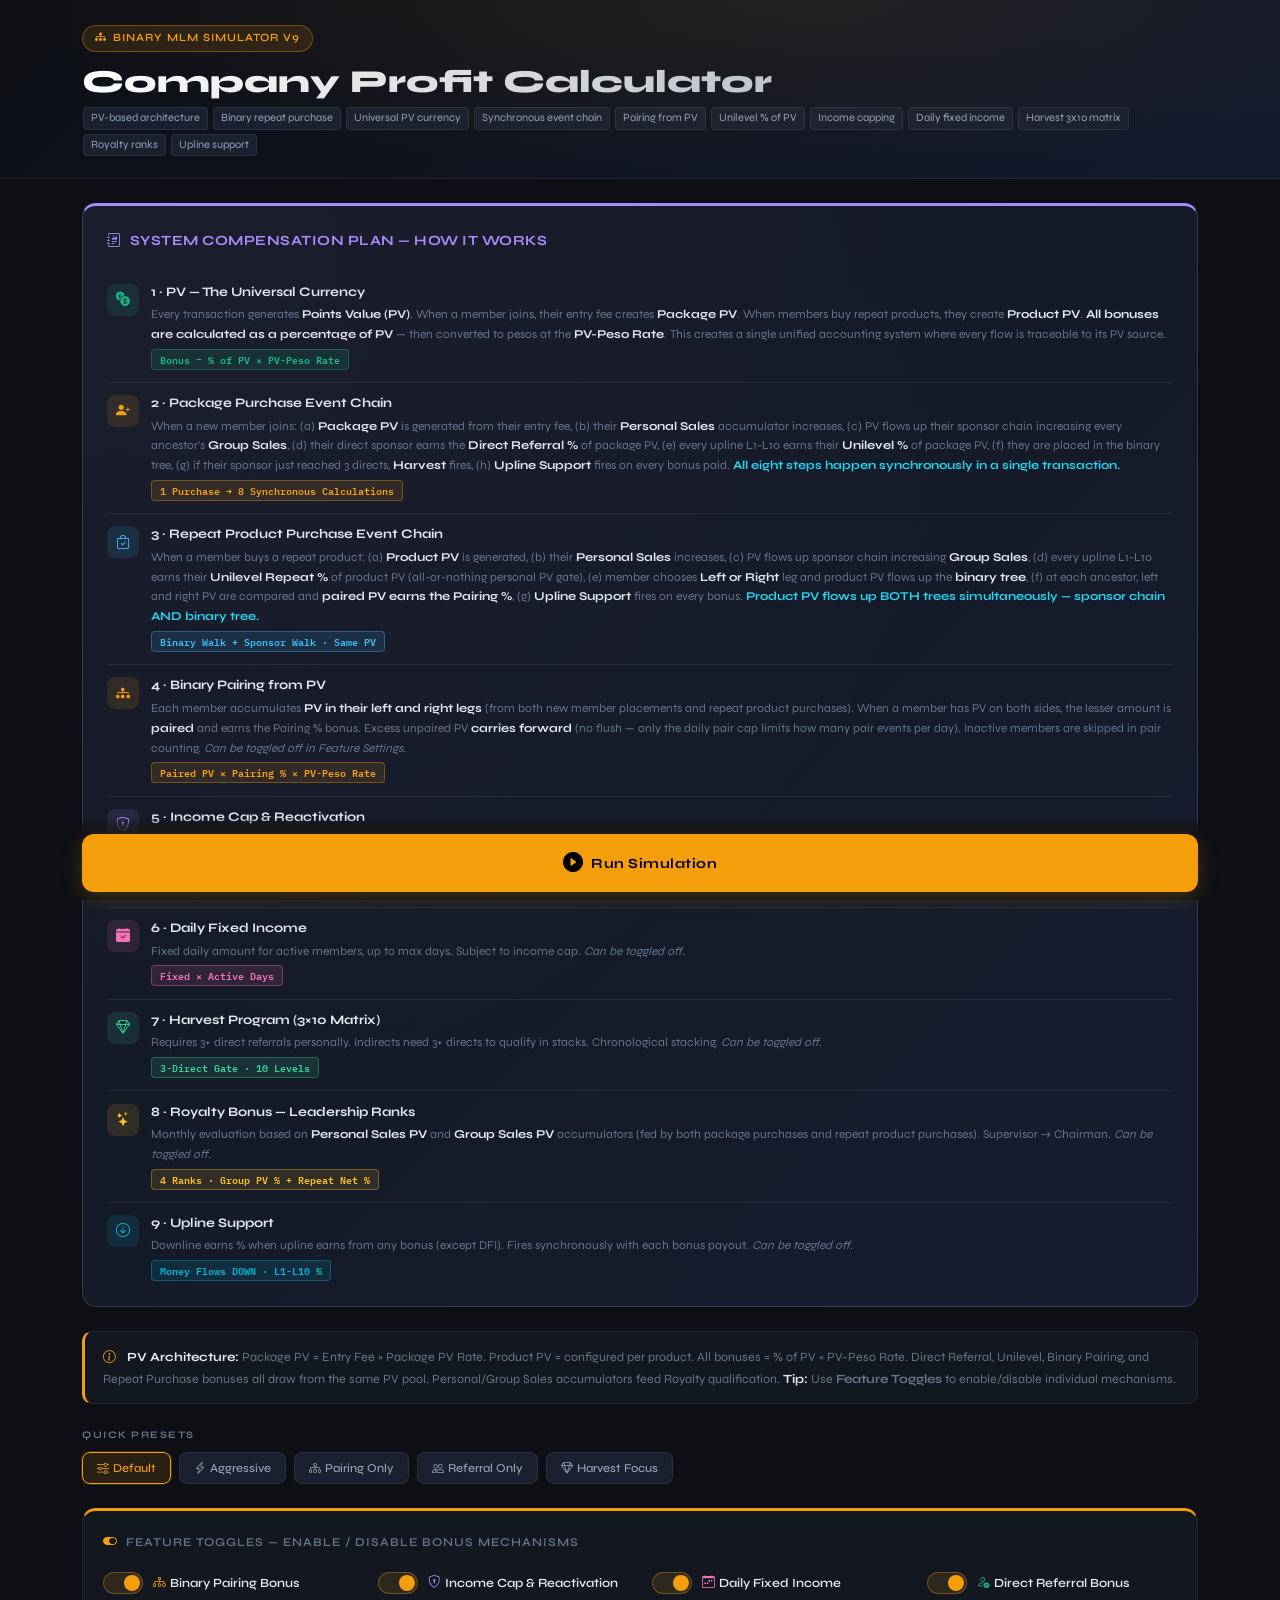
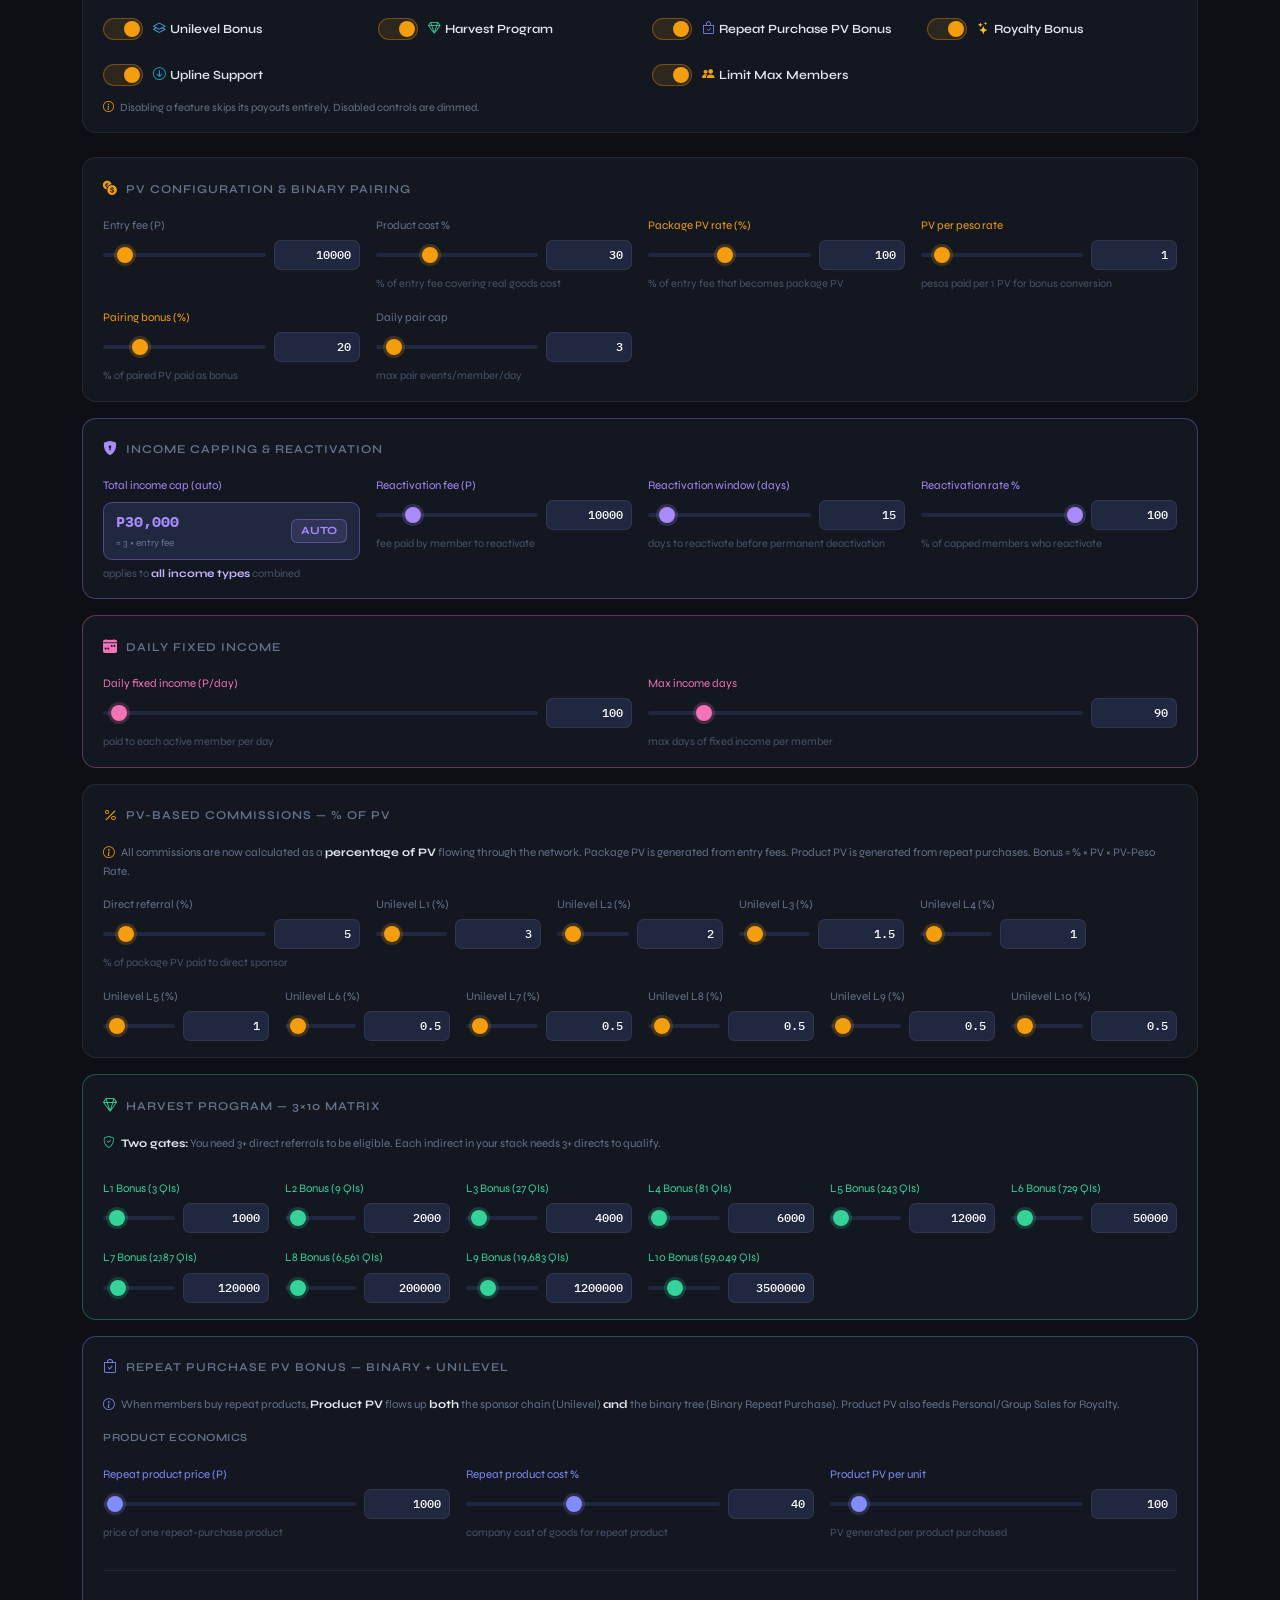
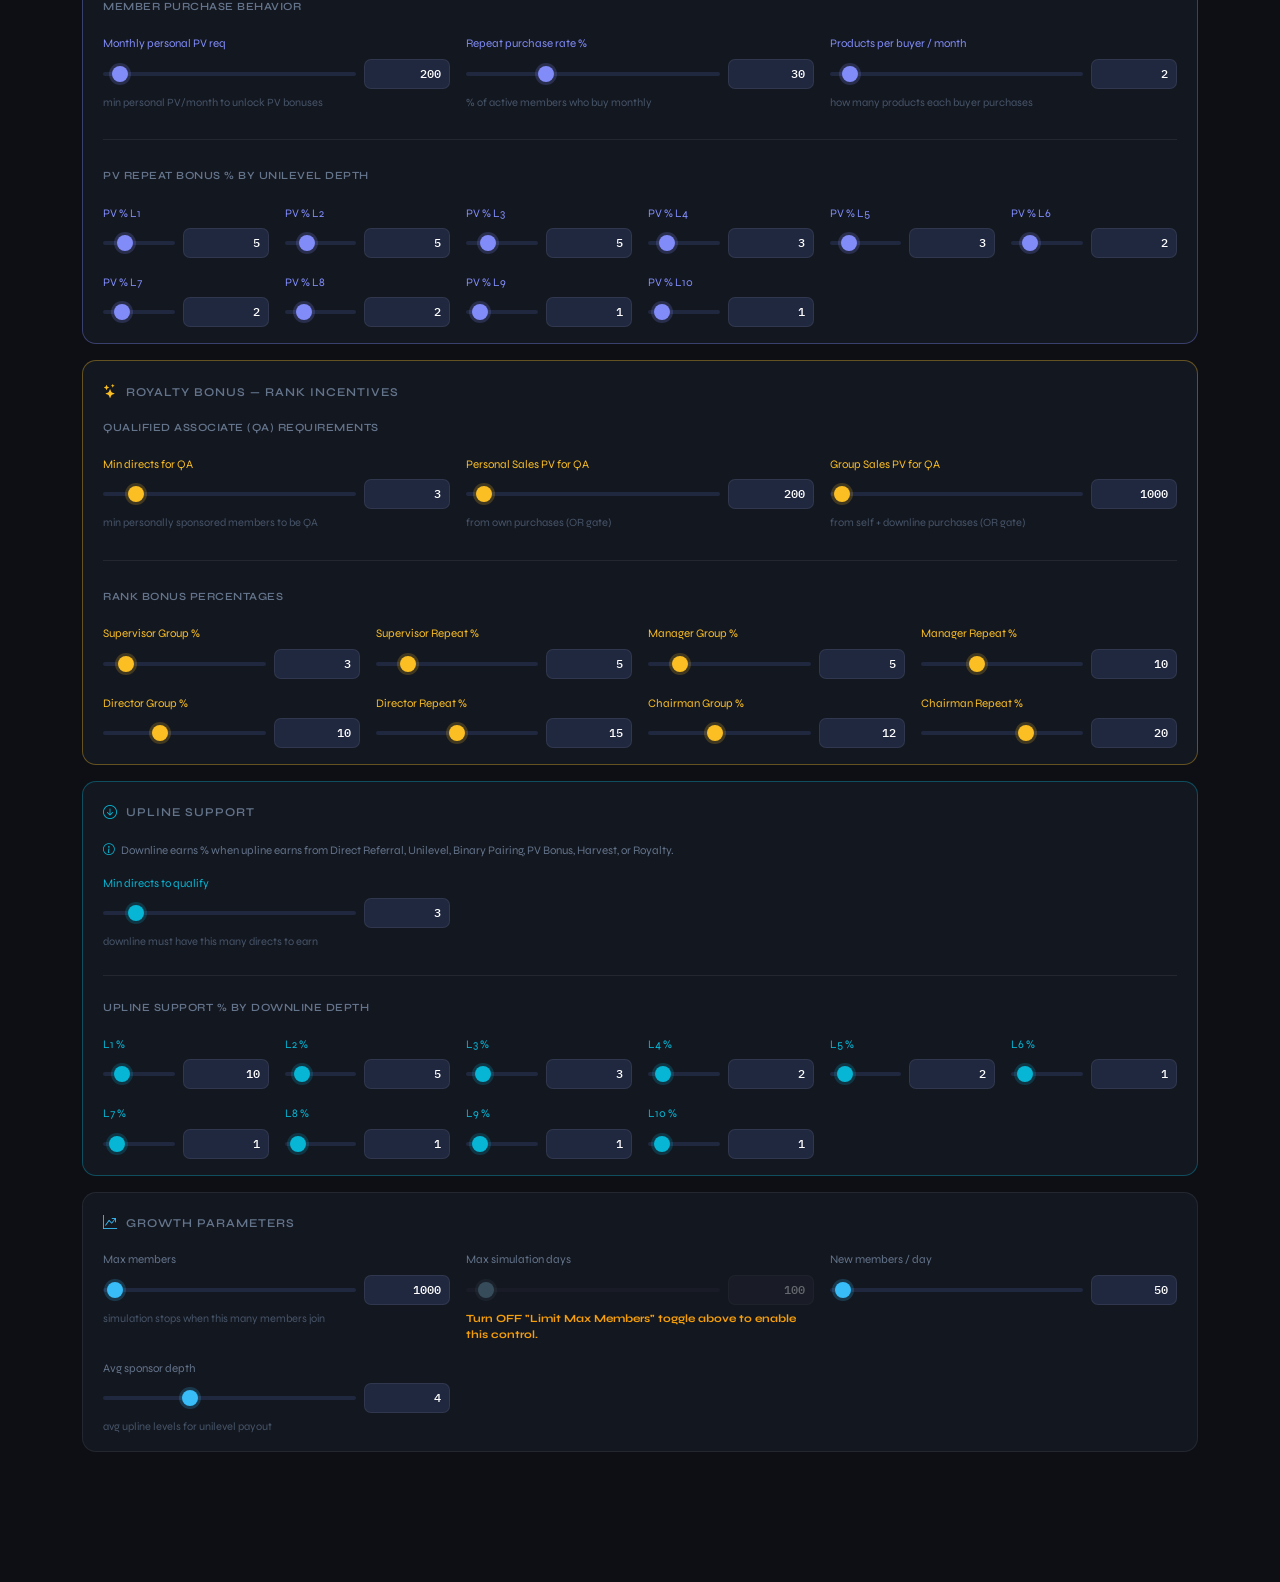
<file: sim/v9b2/index.html>
<!doctype html>
<html lang="en">
  <head>
    <meta charset="UTF-8" />
    <meta name="viewport" content="width=device-width, initial-scale=1.0" />
    <title>Binary MLM Simulator v9 — PV Architecture</title>
    <link
      href="https://cdn.jsdelivr.net/npm/bootstrap@5.3.3/dist/css/bootstrap.min.css"
      rel="stylesheet"
    />
    <link
      href="https://cdn.jsdelivr.net/npm/bootstrap-icons@1.11.3/font/bootstrap-icons.min.css"
      rel="stylesheet"
    />
    <link
      href="https://fonts.googleapis.com/css2?family=IBM+Plex+Mono:wght@400;500;600&family=Syne:wght@400;500;600;700;800&display=swap"
      rel="stylesheet"
    />
    <style>
      :root {
        --bs-body-bg: #0d0f14;
        --bs-body-color: #e2e8f0;
        --surface-1: #131720;
        --surface-2: #1a2030;
        --surface-3: #202840;
        --border-col: rgba(255, 255, 255, 0.07);
        --border-bright: rgba(255, 255, 255, 0.14);
        --accent: #f59e0b;
        --accent-dim: rgba(245, 158, 11, 0.12);
        --accent-border: rgba(245, 158, 11, 0.35);
        --success: #10b981;
        --success-dim: rgba(16, 185, 129, 0.12);
        --success-border: rgba(16, 185, 129, 0.35);
        --danger: #ef4444;
        --danger-dim: rgba(239, 68, 68, 0.12);
        --info: #38bdf8;
        --info-dim: rgba(56, 189, 248, 0.12);
        --purple: #a78bfa;
        --purple-dim: rgba(167, 139, 250, 0.12);
        --purple-border: rgba(167, 139, 250, 0.35);
        --pink: #f472b6;
        --pink-dim: rgba(244, 114, 182, 0.12);
        --pink-border: rgba(244, 114, 182, 0.35);
        --harvest: #34d399;
        --harvest-dim: rgba(52, 211, 153, 0.12);
        --harvest-border: rgba(52, 211, 153, 0.35);
        --pv: #818cf8;
        --pv-dim: rgba(129, 140, 248, 0.12);
        --pv-border: rgba(129, 140, 248, 0.35);
        --royalty: #fbbf24;
        --royalty-dim: rgba(251, 191, 36, 0.12);
        --royalty-border: rgba(251, 191, 36, 0.35);
        --upline: #06b6d4;
        --upline-dim: rgba(6, 182, 212, 0.12);
        --upline-border: rgba(6, 182, 212, 0.35);
        --muted: #64748b;
        --font-display: "Syne", sans-serif;
        --font-mono: "IBM Plex Mono", monospace;
      }
      * {
        box-sizing: border-box;
      }
      body {
        background: var(--bs-body-bg);
        color: var(--bs-body-color);
        font-family: var(--font-display);
        min-height: 100vh;
      }

      .app-header {
        background: linear-gradient(135deg, #0d0f14 0%, #131a2e 100%);
        border-bottom: 1px solid var(--border-col);
        padding: 1.5rem 0 1.25rem;
        position: relative;
        overflow: hidden;
      }
      .app-header::before {
        content: "";
        position: absolute;
        inset: 0;
        background: radial-gradient(
          ellipse at 60% 0%,
          rgba(245, 158, 11, 0.08) 0%,
          transparent 70%
        );
        pointer-events: none;
      }
      .app-badge {
        display: inline-flex;
        align-items: center;
        gap: 6px;
        background: var(--accent-dim);
        border: 1px solid var(--accent-border);
        color: var(--accent);
        font-size: 11px;
        font-weight: 600;
        letter-spacing: 1px;
        text-transform: uppercase;
        padding: 4px 12px;
        border-radius: 20px;
        margin-bottom: 0.75rem;
      }
      .app-title {
        font-size: clamp(1.4rem, 4vw, 2rem);
        font-weight: 800;
        line-height: 1.1;
        margin-bottom: 0.4rem;
        background: linear-gradient(135deg, #fff 0%, #94a3b8 100%);
        -webkit-background-clip: text;
        -webkit-text-fill-color: transparent;
        background-clip: text;
      }
      .app-subtitle {
        font-size: 13px;
        color: var(--muted);
        line-height: 1.7;
      }
      .app-subtitle .tag {
        display: inline-block;
        background: var(--surface-2);
        border: 1px solid var(--border-col);
        border-radius: 4px;
        padding: 1px 7px;
        font-size: 11px;
        margin: 2px 1px;
        color: #94a3b8;
      }

      .comp-plan-card {
        background: linear-gradient(135deg, var(--surface-1) 0%, #161d30 100%);
        border: 1px solid var(--border-bright);
        border-top: 3px solid var(--purple);
        border-radius: 14px;
        padding: 1.5rem;
        position: relative;
        overflow: hidden;
      }
      .comp-plan-card::before {
        content: "";
        position: absolute;
        inset: 0;
        background: radial-gradient(
          ellipse at 0% 0%,
          rgba(167, 139, 250, 0.06) 0%,
          transparent 60%
        );
        pointer-events: none;
      }
      .comp-plan-title {
        font-size: 14px;
        font-weight: 700;
        color: var(--purple);
        letter-spacing: 0.5px;
        text-transform: uppercase;
        margin-bottom: 1.25rem;
        display: flex;
        align-items: center;
        gap: 8px;
      }
      .comp-row {
        display: flex;
        gap: 0.75rem;
        align-items: flex-start;
        padding: 0.7rem 0;
        border-bottom: 1px solid var(--border-col);
      }
      .comp-row:last-child {
        border-bottom: none;
        padding-bottom: 0;
      }
      .comp-icon {
        flex: 0 0 32px;
        height: 32px;
        border-radius: 8px;
        display: flex;
        align-items: center;
        justify-content: center;
        font-size: 14px;
        margin-top: 1px;
      }
      .comp-icon.green {
        background: var(--success-dim);
        color: var(--success);
      }
      .comp-icon.amber {
        background: var(--accent-dim);
        color: var(--accent);
      }
      .comp-icon.blue {
        background: var(--info-dim);
        color: var(--info);
      }
      .comp-icon.purple {
        background: var(--purple-dim);
        color: var(--purple);
      }
      .comp-icon.pink {
        background: var(--pink-dim);
        color: var(--pink);
      }
      .comp-icon.red {
        background: var(--danger-dim);
        color: var(--danger);
      }
      .comp-icon.harvest {
        background: var(--harvest-dim);
        color: var(--harvest);
      }
      .comp-icon.pv {
        background: var(--pv-dim);
        color: var(--pv);
      }
      .comp-icon.royalty {
        background: var(--royalty-dim);
        color: var(--royalty);
      }
      .comp-icon.upline {
        background: var(--upline-dim);
        color: var(--upline);
      }
      .comp-body {
        flex: 1;
      }
      .comp-name {
        font-size: 13px;
        font-weight: 700;
        color: #e2e8f0;
        margin-bottom: 3px;
      }
      .comp-desc {
        font-size: 12px;
        color: var(--muted);
        line-height: 1.65;
      }
      .comp-badge {
        display: inline-block;
        font-size: 10px;
        font-weight: 600;
        padding: 2px 8px;
        border-radius: 4px;
        margin-top: 4px;
        font-family: var(--font-mono);
      }
      .comp-badge.green {
        background: var(--success-dim);
        color: var(--success);
        border: 1px solid var(--success-border);
      }
      .comp-badge.amber {
        background: var(--accent-dim);
        color: var(--accent);
        border: 1px solid var(--accent-border);
      }
      .comp-badge.purple {
        background: var(--purple-dim);
        color: var(--purple);
        border: 1px solid var(--purple-border);
      }
      .comp-badge.red {
        background: var(--danger-dim);
        color: var(--danger);
        border: 1px solid rgba(239, 68, 68, 0.35);
      }
      .comp-badge.harvest {
        background: var(--harvest-dim);
        color: var(--harvest);
        border: 1px solid var(--harvest-border);
      }

      .note-box {
        background: var(--surface-1);
        border: 1px solid var(--border-col);
        border-left: 3px solid var(--accent);
        border-radius: 10px;
        padding: 0.875rem 1.125rem;
        font-size: 12.5px;
        color: var(--muted);
        line-height: 1.7;
      }

      .sec-label {
        font-size: 10px;
        font-weight: 700;
        color: var(--muted);
        letter-spacing: 1.5px;
        text-transform: uppercase;
        margin-bottom: 0.6rem;
      }

      .preset-row {
        display: flex;
        gap: 8px;
        flex-wrap: wrap;
      }
      .preset-btn {
        background: var(--surface-2);
        border: 1px solid var(--border-col);
        border-radius: 8px;
        color: #94a3b8;
        font-size: 12px;
        font-family: var(--font-display);
        font-weight: 500;
        padding: 6px 14px;
        cursor: pointer;
        transition: all 0.15s;
        white-space: nowrap;
      }
      .preset-btn:hover {
        border-color: var(--accent-border);
        color: var(--accent);
        background: var(--accent-dim);
      }
      .preset-btn.on {
        border-color: var(--accent);
        color: var(--accent);
        background: var(--accent-dim);
        box-shadow: 0 0 0 1px rgba(245, 158, 11, 0.2);
      }

      .toggle-card {
        background: var(--surface-1);
        border: 1px solid var(--border-col);
        border-top: 3px solid var(--accent);
        border-radius: 14px;
        padding: 1.25rem 1.25rem 1rem;
      }
      .toggle-row {
        display: flex;
        flex-wrap: wrap;
        gap: 0.75rem 1.5rem;
      }
      .toggle-item {
        display: flex;
        align-items: center;
        gap: 10px;
        padding: 0.375rem 0;
        flex: 1 1 200px;
        min-width: 200px;
      }
      .toggle-label {
        font-size: 12.5px;
        font-weight: 600;
        color: #e2e8f0;
        cursor: pointer;
        user-select: none;
      }
      .toggle-label.muted {
        color: var(--muted);
        text-decoration: line-through;
        opacity: 0.6;
      }

      .tsw {
        position: relative;
        display: inline-block;
        width: 40px;
        height: 22px;
        flex-shrink: 0;
      }
      .tsw input {
        opacity: 0;
        width: 0;
        height: 0;
      }
      .tsw .tsl {
        position: absolute;
        cursor: pointer;
        top: 0;
        left: 0;
        right: 0;
        bottom: 0;
        background: var(--surface-3);
        border-radius: 22px;
        transition: 0.2s;
        border: 1px solid var(--border-col);
      }
      .tsw .tsl::before {
        position: absolute;
        content: "";
        height: 16px;
        width: 16px;
        left: 2px;
        bottom: 2px;
        background: #94a3b8;
        border-radius: 50%;
        transition: 0.2s;
      }
      .tsw input:checked + .tsl {
        background: var(--accent-dim);
        border-color: var(--accent-border);
      }
      .tsw input:checked + .tsl::before {
        background: var(--accent);
        transform: translateX(18px);
      }
      .tsw input:focus + .tsl {
        box-shadow: 0 0 0 2px rgba(245, 158, 11, 0.2);
      }

      .sim-card {
        background: var(--surface-1);
        border: 1px solid var(--border-col);
        border-radius: 14px;
        padding: 1.25rem 1.25rem 1rem;
      }
      .card-heading {
        font-size: 12px;
        font-weight: 600;
        color: var(--muted);
        text-transform: uppercase;
        letter-spacing: 1px;
        margin-bottom: 1.1rem;
        display: flex;
        align-items: center;
        gap: 8px;
      }
      .card-heading i {
        font-size: 14px;
        color: var(--accent);
      }
      .card-heading i.purple {
        color: var(--purple);
      }
      .card-heading i.pink {
        color: var(--pink);
      }
      .card-heading i.info {
        color: var(--info);
      }
      .card-heading i.harvest {
        color: var(--harvest);
      }
      .card-heading i.pv {
        color: var(--pv);
      }
      .card-heading i.royalty {
        color: var(--royalty);
      }
      .card-heading i.upline {
        color: var(--upline);
      }

      .si {
        display: flex;
        flex-direction: column;
        gap: 4px;
      }
      .si-label {
        font-size: 11.5px;
        color: var(--muted);
        margin-bottom: 2px;
      }
      .si-hint {
        font-size: 11px;
        color: #475569;
        line-height: 1.5;
        margin-top: 2px;
      }

      .ctrl-row {
        display: flex;
        align-items: center;
        gap: 8px;
      }
      .ctrl-row.dimmed {
        opacity: 0.35;
        pointer-events: none;
        filter: grayscale(0.6);
      }

      .num-input {
        width: 86px;
        flex-shrink: 0;
        background: var(--surface-3);
        border: 1px solid var(--border-col);
        border-radius: 7px;
        color: #fff;
        font-family: var(--font-mono);
        font-size: 12px;
        font-weight: 500;
        padding: 5px 8px;
        text-align: right;
        outline: none;
        transition: border-color 0.15s;
        -moz-appearance: textfield;
      }
      .num-input::-webkit-outer-spin-button,
      .num-input::-webkit-inner-spin-button {
        -webkit-appearance: none;
        margin: 0;
      }
      .num-input:focus {
        border-color: var(--accent-border);
        background: var(--surface-2);
      }
      .num-input.purple:focus {
        border-color: var(--purple-border);
      }
      .num-input.pink:focus {
        border-color: var(--pink-border);
      }
      .num-input.info-c:focus {
        border-color: rgba(56, 189, 248, 0.4);
      }
      .num-input.harvest:focus {
        border-color: var(--harvest-border);
      }
      .num-input.pv:focus {
        border-color: var(--pv-border);
      }
      .num-input.royalty:focus {
        border-color: var(--royalty-border);
      }
      .num-input.upline:focus {
        border-color: var(--upline-border);
      }
      .num-input.err {
        border-color: rgba(239, 68, 68, 0.6) !important;
        background: var(--danger-dim) !important;
      }

      input[type="range"] {
        -webkit-appearance: none;
        appearance: none;
        width: 100%;
        height: 4px;
        background: var(--surface-3);
        border-radius: 2px;
        outline: none;
        cursor: pointer;
      }
      input[type="range"]::-webkit-slider-thumb {
        -webkit-appearance: none;
        appearance: none;
        width: 16px;
        height: 16px;
        border-radius: 50%;
        background: var(--accent);
        box-shadow: 0 0 0 3px rgba(245, 158, 11, 0.2);
        transition: box-shadow 0.15s;
      }
      input[type="range"]:hover::-webkit-slider-thumb {
        box-shadow: 0 0 0 5px rgba(245, 158, 11, 0.25);
      }
      input[type="range"]::-moz-range-thumb {
        width: 16px;
        height: 16px;
        border: none;
        border-radius: 50%;
        background: var(--accent);
        box-shadow: 0 0 0 3px rgba(245, 158, 11, 0.2);
      }
      input[type="range"].purple-thumb::-webkit-slider-thumb {
        background: var(--purple);
        box-shadow: 0 0 0 3px rgba(167, 139, 250, 0.2);
      }
      input[type="range"].purple-thumb::-moz-range-thumb {
        background: var(--purple);
      }
      input[type="range"].pink-thumb::-webkit-slider-thumb {
        background: var(--pink);
        box-shadow: 0 0 0 3px rgba(244, 114, 182, 0.2);
      }
      input[type="range"].pink-thumb::-moz-range-thumb {
        background: var(--pink);
      }
      input[type="range"].info-thumb::-webkit-slider-thumb {
        background: var(--info);
        box-shadow: 0 0 0 3px rgba(56, 189, 248, 0.2);
      }
      input[type="range"].info-thumb::-moz-range-thumb {
        background: var(--info);
      }
      input[type="range"].harvest-thumb::-webkit-slider-thumb {
        background: var(--harvest);
        box-shadow: 0 0 0 3px rgba(52, 211, 153, 0.2);
      }
      input[type="range"].harvest-thumb::-moz-range-thumb {
        background: var(--harvest);
      }
      input[type="range"].pv-thumb::-webkit-slider-thumb {
        background: var(--pv);
        box-shadow: 0 0 0 3px rgba(129, 140, 248, 0.2);
      }
      input[type="range"].pv-thumb::-moz-range-thumb {
        background: var(--pv);
      }
      input[type="range"].royalty-thumb::-webkit-slider-thumb {
        background: var(--royalty);
        box-shadow: 0 0 0 3px rgba(251, 191, 36, 0.2);
      }
      input[type="range"].royalty-thumb::-moz-range-thumb {
        background: var(--royalty);
      }
      input[type="range"].upline-thumb::-webkit-slider-thumb {
        background: var(--upline);
        box-shadow: 0 0 0 3px rgba(6, 182, 212, 0.2);
      }
      input[type="range"].upline-thumb::-moz-range-thumb {
        background: var(--upline);
      }

      .harvest-grid {
        display: grid;
        grid-template-columns: repeat(10, 1fr);
        gap: 4px;
        text-align: center;
      }
      .harvest-cell {
        background: var(--surface-2);
        border: 1px solid var(--border-col);
        border-radius: 8px;
        padding: 0.5rem 0.25rem;
        font-size: 11px;
      }
      .harvest-cell.completed {
        background: var(--harvest-dim);
        border-color: var(--harvest-border);
      }
      .harvest-cell .hl {
        font-size: 9px;
        color: var(--muted);
        font-weight: 600;
        text-transform: uppercase;
        letter-spacing: 0.5px;
      }
      .harvest-cell .hv {
        font-size: 13px;
        font-weight: 700;
        font-family: var(--font-mono);
        color: var(--harvest);
        margin: 2px 0;
      }
      .harvest-cell .hs {
        font-size: 9px;
        color: var(--muted);
      }
      .harvest-cell.completed .hs {
        color: var(--harvest);
        font-weight: 600;
      }

      .btn-run {
        width: 100%;
        padding: 14px;
        background: var(--accent);
        color: #000;
        font-size: 14px;
        font-weight: 700;
        font-family: var(--font-display);
        letter-spacing: 0.5px;
        border: none;
        border-radius: 12px;
        cursor: pointer;
        display: flex;
        align-items: center;
        justify-content: center;
        gap: 8px;
        transition: all 0.2s;
        box-shadow: 0 4px 20px rgba(245, 158, 11, 0.25);
      }
      .btn-run:hover {
        background: #fbbf24;
        box-shadow: 0 6px 28px rgba(245, 158, 11, 0.4);
        transform: translateY(-1px);
      }
      .btn-run:active {
        transform: translateY(0);
      }

      .prog {
        height: 3px;
        background: var(--surface-3);
        border-radius: 2px;
        overflow: hidden;
        display: none;
      }
      .prog-bar {
        height: 100%;
        width: 0;
        background: linear-gradient(90deg, var(--accent), #fbbf24);
        border-radius: 2px;
        transition: width 0.3s ease;
      }

      #results {
        display: none;
      }
      .hero-card {
        background: linear-gradient(
          135deg,
          var(--surface-1) 0%,
          var(--surface-2) 100%
        );
        border: 1px solid var(--border-bright);
        border-top: 3px solid var(--success);
        border-radius: 16px;
        padding: 2rem 1.5rem;
        text-align: center;
        position: relative;
        overflow: hidden;
      }
      .hero-card::before {
        content: "";
        position: absolute;
        inset: 0;
        background: radial-gradient(
          ellipse at 50% 0%,
          rgba(16, 185, 129, 0.07) 0%,
          transparent 70%
        );
        pointer-events: none;
      }
      .hero-label {
        font-size: 11px;
        font-weight: 700;
        letter-spacing: 1.5px;
        text-transform: uppercase;
        color: var(--muted);
        margin-bottom: 0.75rem;
      }
      .hero-val {
        font-size: clamp(2rem, 6vw, 3rem);
        font-weight: 700;
        font-family: var(--font-mono);
        line-height: 1;
        margin-bottom: 0.6rem;
      }
      .hero-sub {
        font-size: 12px;
        color: var(--muted);
        line-height: 1.7;
      }

      .alert-sim {
        border-radius: 12px;
        padding: 1rem 1.125rem;
        border: 1px solid;
        display: none;
      }
      .alert-sim.danger {
        background: var(--danger-dim);
        border-color: rgba(239, 68, 68, 0.3);
      }
      .alert-sim.warn {
        background: var(--accent-dim);
        border-color: var(--accent-border);
      }
      .alert-sim .alert-icon {
        font-size: 18px;
      }
      .alert-sim .alert-msg {
        font-size: 13px;
        font-weight: 500;
        line-height: 1.5;
      }
      .alert-sim.danger .alert-icon,
      .alert-sim.danger .alert-msg {
        color: #fca5a5;
      }
      .alert-sim.warn .alert-icon,
      .alert-sim.warn .alert-msg {
        color: var(--accent);
      }

      .mc {
        background: var(--surface-1);
        border: 1px solid var(--border-col);
        border-radius: 12px;
        padding: 1rem;
        position: relative;
        overflow: hidden;
        transition: border-color 0.15s;
      }
      .mc:hover {
        border-color: var(--border-bright);
      }
      .mc::after {
        content: "";
        position: absolute;
        top: 0;
        left: 0;
        right: 0;
        height: 2px;
        border-radius: 2px 2px 0 0;
      }
      .mc.a::after {
        background: var(--success);
      }
      .mc.b::after {
        background: var(--danger);
      }
      .mc.c::after {
        background: var(--info);
      }
      .mc.d::after {
        background: var(--accent);
      }
      .mc.e::after {
        background: var(--muted);
      }
      .mc.p::after {
        background: var(--purple);
      }
      .mc.pk::after {
        background: var(--pink);
      }
      .mc.hv::after {
        background: var(--harvest);
      }
      .mc.pv::after {
        background: var(--pv);
      }
      .mc.ry::after {
        background: var(--royalty);
      }
      .mc.up::after {
        background: var(--upline);
      }
      .mc .ml {
        font-size: 11px;
        color: var(--muted);
        margin-bottom: 6px;
        font-weight: 500;
      }
      .mc .mv {
        font-size: clamp(16px, 3vw, 20px);
        font-weight: 700;
        font-family: var(--font-mono);
        line-height: 1;
      }
      .mc .ms {
        font-size: 11px;
        color: var(--muted);
        margin-top: 4px;
        line-height: 1.4;
      }
      .mc.a .mv {
        color: var(--success);
      }
      .mc.b .mv {
        color: var(--danger);
      }
      .mc.c .mv {
        color: var(--info);
      }
      .mc.d .mv {
        color: var(--accent);
      }
      .mc.p .mv {
        color: var(--purple);
      }
      .mc.pk .mv {
        color: var(--pink);
      }
      .mc.hv .mv {
        color: var(--harvest);
      }
      .mc.pv .mv {
        color: var(--pv);
      }
      .mc.ry .mv {
        color: var(--royalty);
      }
      .mc.up .mv {
        color: var(--upline);
      }

      .flow-strip {
        display: flex;
        gap: 0;
        overflow-x: auto;
        padding-bottom: 4px;
        scrollbar-width: thin;
        scrollbar-color: var(--surface-3) transparent;
      }
      .flow-strip::-webkit-scrollbar {
        height: 4px;
      }
      .flow-strip::-webkit-scrollbar-thumb {
        background: var(--surface-3);
        border-radius: 2px;
      }
      .flow-item {
        flex: 0 0 auto;
        min-width: 120px;
        background: var(--surface-2);
        border: 1px solid var(--border-col);
        border-radius: 10px;
        padding: 0.75rem;
        text-align: center;
        position: relative;
        margin-right: 4px;
      }
      .flow-item + .flow-item::before {
        content: "\2192";
        position: absolute;
        left: -12px;
        top: 50%;
        transform: translateY(-50%);
        color: var(--muted);
        font-size: 11px;
      }
      .flow-label {
        font-size: 10px;
        color: var(--muted);
        line-height: 1.4;
        margin-bottom: 4px;
      }
      .flow-val {
        font-size: 13px;
        font-weight: 700;
        font-family: var(--font-mono);
      }

      .sim-divider {
        height: 1px;
        background: var(--border-col);
        margin: 1.5rem 0;
      }

      .tbl-wrap {
        overflow-x: auto;
        -webkit-overflow-scrolling: touch;
      }
      .tbl-wrap::-webkit-scrollbar {
        height: 4px;
      }
      .tbl-wrap::-webkit-scrollbar-thumb {
        background: var(--surface-3);
        border-radius: 2px;
      }
      table {
        width: 100%;
        border-collapse: collapse;
        font-size: 12px;
        min-width: 1200px;
        font-family: var(--font-mono);
      }
      thead th {
        background: var(--surface-2);
        padding: 10px 10px;
        text-align: right;
        font-size: 9.5px;
        font-weight: 700;
        font-family: var(--font-display);
        color: var(--muted);
        letter-spacing: 0.4px;
        text-transform: uppercase;
        border-bottom: 1px solid var(--border-col);
        white-space: nowrap;
      }
      thead th:first-child {
        text-align: center;
      }
      tbody td {
        padding: 8px 10px;
        text-align: right;
        border-bottom: 1px solid var(--border-col);
        white-space: nowrap;
        color: #cbd5e1;
        transition: background 0.1s;
      }
      tbody td:first-child {
        text-align: center;
        color: var(--muted);
        font-size: 11px;
      }
      tbody tr:last-child td {
        border-bottom: none;
      }
      tbody tr:hover td {
        background: var(--surface-2);
      }
      .tg {
        color: var(--success) !important;
      }
      .tr {
        color: var(--danger) !important;
      }
      .tw {
        color: var(--accent) !important;
      }
      .ti {
        color: var(--info) !important;
      }
      .tp {
        color: var(--purple) !important;
      }
      .tpk {
        color: var(--pink) !important;
      }
      .thv {
        color: var(--harvest) !important;
      }
      .tpv {
        color: var(--pv) !important;
      }
      .try {
        color: var(--royalty) !important;
      }
      .tup {
        color: var(--upline) !important;
      }

      .pager {
        display: flex;
        gap: 8px;
        align-items: center;
        padding: 0.875rem 1rem;
        border-top: 1px solid var(--border-col);
        background: var(--surface-2);
        border-radius: 0 0 14px 14px;
      }
      .pager button {
        background: var(--surface-1);
        border: 1px solid var(--border-col);
        border-radius: 8px;
        color: #94a3b8;
        font-size: 13px;
        padding: 6px 14px;
        cursor: pointer;
        transition: all 0.15s;
        font-family: var(--font-display);
      }
      .pager button:hover {
        border-color: var(--accent-border);
        color: var(--accent);
      }
      .pager span {
        font-size: 12px;
        color: var(--muted);
        flex: 1;
        text-align: center;
        font-family: var(--font-mono);
      }

      .run-sticky {
        position: sticky;
        bottom: 0;
        z-index: 50;
        background: linear-gradient(to top, var(--bs-body-bg) 80%, transparent);
        padding: 1rem 0 0.5rem;
      }

      .section-divider {
        display: flex;
        align-items: center;
        gap: 12px;
        margin: 2rem 0 1.25rem;
      }
      .section-divider .sd-line {
        flex: 1;
        height: 1px;
        background: var(--border-col);
      }
      .section-divider .sd-label {
        font-size: 10px;
        font-weight: 700;
        letter-spacing: 1.5px;
        text-transform: uppercase;
        color: var(--muted);
        white-space: nowrap;
      }

      @media (max-width: 576px) {
        .app-header {
          padding: 1.25rem 0 1rem;
        }
        .sim-card {
          padding: 1rem;
        }
        .hero-card {
          padding: 1.5rem 1rem;
        }
        .comp-plan-card {
          padding: 1rem;
        }
        .num-input {
          width: 72px;
          font-size: 11px;
        }
        .toggle-item {
          flex: 1 1 160px;
          min-width: 160px;
        }
        .harvest-grid {
          grid-template-columns: repeat(5, 1fr);
        }
      }
    </style>
  </head>
  <body>
    <div class="app-header">
      <div class="container">
        <div class="app-badge">
          <i class="bi bi-diagram-3-fill"></i> Binary MLM Simulator v9
        </div>
        <div class="app-title">Company Profit Calculator</div>
        <div class="app-subtitle">
          <span class="tag">PV-based architecture</span>
          <span class="tag">Binary repeat purchase</span>
          <span class="tag">Universal PV currency</span>
          <span class="tag">Synchronous event chain</span>
          <span class="tag">Pairing from PV</span>
          <span class="tag">Unilevel % of PV</span>
          <span class="tag">Income capping</span>
          <span class="tag">Daily fixed income</span>
          <span class="tag">Harvest 3x10 matrix</span>
          <span class="tag">Royalty ranks</span>
          <span class="tag">Upline support</span>
        </div>
      </div>
    </div>

    <div class="container py-4">
      <div class="comp-plan-card mb-4">
        <div class="comp-plan-title">
          <i class="bi bi-journal-richtext"></i> System Compensation Plan — How
          It Works
        </div>
        <div class="comp-row">
          <div class="comp-icon green">
            <i class="bi bi-currency-exchange"></i>
          </div>
          <div class="comp-body">
            <div class="comp-name">1 &middot; PV — The Universal Currency</div>
            <div class="comp-desc">
              Every transaction generates
              <strong style="color: #e2e8f0">Points Value (PV)</strong>. When a
              member joins, their entry fee creates
              <strong style="color: #e2e8f0">Package PV</strong>. When members
              buy repeat products, they create
              <strong style="color: #e2e8f0">Product PV</strong>.
              <strong style="color: #e2e8f0"
                >All bonuses are calculated as a percentage of PV</strong
              >
              — then converted to pesos at the
              <strong style="color: #e2e8f0">PV-Peso Rate</strong>. This creates
              a single unified accounting system where every flow is traceable
              to its PV source.
            </div>
            <span class="comp-badge green"
              >Bonus = % of PV &times; PV-Peso Rate</span
            >
          </div>
        </div>
        <div class="comp-row">
          <div class="comp-icon amber">
            <i class="bi bi-person-plus-fill"></i>
          </div>
          <div class="comp-body">
            <div class="comp-name">2 &middot; Package Purchase Event Chain</div>
            <div class="comp-desc">
              When a new member joins: (a)
              <strong style="color: #e2e8f0">Package PV</strong> is generated
              from their entry fee, (b) their
              <strong style="color: #e2e8f0">Personal Sales</strong> accumulator
              increases, (c) PV flows up their sponsor chain increasing every
              ancestor's <strong style="color: #e2e8f0">Group Sales</strong>,
              (d) their direct sponsor earns the
              <strong style="color: #e2e8f0">Direct Referral %</strong> of
              package PV, (e) every upline L1-L10 earns their
              <strong style="color: #e2e8f0">Unilevel %</strong> of package PV,
              (f) they are placed in the binary tree, (g) if their sponsor just
              reached 3 directs,
              <strong style="color: #e2e8f0">Harvest</strong> fires, (h)
              <strong style="color: #e2e8f0">Upline Support</strong> fires on
              every bonus paid.
              <strong style="color: #22d3ee"
                >All eight steps happen synchronously in a single
                transaction.</strong
              >
            </div>
            <span class="comp-badge amber"
              >1 Purchase &rarr; 8 Synchronous Calculations</span
            >
          </div>
        </div>
        <div class="comp-row">
          <div class="comp-icon blue"><i class="bi bi-bag-check"></i></div>
          <div class="comp-body">
            <div class="comp-name">
              3 &middot; Repeat Product Purchase Event Chain
            </div>
            <div class="comp-desc">
              When a member buys a repeat product: (a)
              <strong style="color: #e2e8f0">Product PV</strong> is generated,
              (b) their
              <strong style="color: #e2e8f0">Personal Sales</strong> increases,
              (c) PV flows up sponsor chain increasing
              <strong style="color: #e2e8f0">Group Sales</strong>, (d) every
              upline L1-L10 earns their
              <strong style="color: #e2e8f0">Unilevel Repeat %</strong> of
              product PV (all-or-nothing personal PV gate), (e) member chooses
              <strong style="color: #e2e8f0">Left or Right</strong> leg and
              product PV flows up the
              <strong style="color: #e2e8f0">binary tree</strong>, (f) at each
              ancestor, left and right PV are compared and
              <strong style="color: #e2e8f0"
                >paired PV earns the Pairing %</strong
              >, (g)
              <strong style="color: #e2e8f0">Upline Support</strong> fires on
              every bonus.
              <strong style="color: #22d3ee"
                >Product PV flows up BOTH trees simultaneously — sponsor chain
                AND binary tree.</strong
              >
            </div>
            <span
              class="comp-badge"
              style="
                background: var(--info-dim);
                color: var(--info);
                border: 1px solid rgba(56, 189, 248, 0.35);
              "
              >Binary Walk + Sponsor Walk &middot; Same PV</span
            >
          </div>
        </div>
        <div class="comp-row">
          <div class="comp-icon amber">
            <i class="bi bi-diagram-3-fill"></i>
          </div>
          <div class="comp-body">
            <div class="comp-name">4 &middot; Binary Pairing from PV</div>
            <div class="comp-desc">
              Each member accumulates
              <strong style="color: #e2e8f0"
                >PV in their left and right legs</strong
              >
              (from both new member placements and repeat product purchases).
              When a member has PV on both sides, the lesser amount is
              <strong style="color: #e2e8f0">paired</strong> and earns the
              Pairing % bonus. Excess unpaired PV
              <strong style="color: #e2e8f0">carries forward</strong> (no flush
              — only the daily pair cap limits how many pair events per day).
              Inactive members are skipped in pair counting.
              <em>Can be toggled off in Feature Settings.</em>
            </div>
            <span class="comp-badge amber"
              >Paired PV &times; Pairing % &times; PV-Peso Rate</span
            >
          </div>
        </div>
        <div class="comp-row">
          <div class="comp-icon purple"><i class="bi bi-shield-lock"></i></div>
          <div class="comp-body">
            <div class="comp-name">
              5 &middot; Income Cap &amp; Reactivation
            </div>
            <div class="comp-desc">
              Cap = <strong style="color: #c4b5fd">3&times; entry fee</strong>.
              Applies to all income types combined (pairing, unilevel, direct
              referral, DFI, harvest, royalty, PV bonuses, upline support).
              All-or-nothing skip: if a bonus would exceed the cap, the entire
              bonus is skipped. <em>Can be toggled off.</em>
            </div>
            <span class="comp-badge purple"
              >All-or-Nothing &middot; 3&times; Entry Fee</span
            >
          </div>
        </div>
        <div class="comp-row">
          <div class="comp-icon pink">
            <i class="bi bi-calendar-check-fill"></i>
          </div>
          <div class="comp-body">
            <div class="comp-name">6 &middot; Daily Fixed Income</div>
            <div class="comp-desc">
              Fixed daily amount for active members, up to max days. Subject to
              income cap. <em>Can be toggled off.</em>
            </div>
            <span
              class="comp-badge"
              style="
                background: var(--pink-dim);
                color: var(--pink);
                border: 1px solid var(--pink-border);
              "
              >Fixed &times; Active Days</span
            >
          </div>
        </div>
        <div class="comp-row">
          <div class="comp-icon harvest"><i class="bi bi-gem"></i></div>
          <div class="comp-body">
            <div class="comp-name">
              7 &middot; Harvest Program (3&times;10 Matrix)
            </div>
            <div class="comp-desc">
              Requires 3+ direct referrals personally. Indirects need 3+ directs
              to qualify in stacks. Chronological stacking.
              <em>Can be toggled off.</em>
            </div>
            <span class="comp-badge harvest"
              >3-Direct Gate &middot; 10 Levels</span
            >
          </div>
        </div>
        <div class="comp-row">
          <div class="comp-icon royalty"><i class="bi bi-stars"></i></div>
          <div class="comp-body">
            <div class="comp-name">
              8 &middot; Royalty Bonus — Leadership Ranks
            </div>
            <div class="comp-desc">
              Monthly evaluation based on
              <strong style="color: #e2e8f0">Personal Sales PV</strong> and
              <strong style="color: #e2e8f0">Group Sales PV</strong>
              accumulators (fed by both package purchases and repeat product
              purchases). Supervisor &rarr; Chairman.
              <em>Can be toggled off.</em>
            </div>
            <span
              class="comp-badge"
              style="
                background: var(--royalty-dim);
                color: var(--royalty);
                border: 1px solid var(--royalty-border);
              "
              >4 Ranks &middot; Group PV % + Repeat Net %</span
            >
          </div>
        </div>
        <div class="comp-row">
          <div class="comp-icon upline">
            <i class="bi bi-arrow-down-circle"></i>
          </div>
          <div class="comp-body">
            <div class="comp-name">9 &middot; Upline Support</div>
            <div class="comp-desc">
              Downline earns % when upline earns from any bonus (except DFI).
              Fires synchronously with each bonus payout.
              <em>Can be toggled off.</em>
            </div>
            <span
              class="comp-badge"
              style="
                background: var(--upline-dim);
                color: var(--upline);
                border: 1px solid var(--upline-border);
              "
              >Money Flows DOWN &middot; L1-L10 %</span
            >
          </div>
        </div>
      </div>

      <div class="note-box mb-4">
        <i class="bi bi-info-circle me-2" style="color: var(--accent)"></i>
        <strong style="color: #e2e8f0">PV Architecture:</strong> Package PV =
        Entry Fee &times; Package PV Rate. Product PV = configured per product.
        All bonuses = % of PV &times; PV-Peso Rate. Direct Referral, Unilevel,
        Binary Pairing, and Repeat Purchase bonuses all draw from the same PV
        pool. Personal/Group Sales accumulators feed Royalty qualification.
        <strong style="color: #e2e8f0">Tip:</strong> Use
        <strong>Feature Toggles</strong> to enable/disable individual
        mechanisms.
      </div>

      <div class="sec-label">Quick Presets</div>
      <div class="preset-row mb-4">
        <button class="preset-btn on" onclick="applyPreset('default', this)">
          <i class="bi bi-sliders me-1"></i>Default
        </button>
        <button class="preset-btn" onclick="applyPreset('aggressive', this)">
          <i class="bi bi-lightning-charge me-1"></i>Aggressive
        </button>
        <button class="preset-btn" onclick="applyPreset('pairingonly', this)">
          <i class="bi bi-diagram-3 me-1"></i>Pairing Only
        </button>
        <button class="preset-btn" onclick="applyPreset('referralonly', this)">
          <i class="bi bi-people me-1"></i>Referral Only
        </button>
        <button class="preset-btn" onclick="applyPreset('harvestfocus', this)">
          <i class="bi bi-gem me-1"></i>Harvest Focus
        </button>
      </div>

      <div class="toggle-card mb-4">
        <div class="card-heading" style="margin-bottom: 0.85rem">
          <i class="bi bi-toggle-on"></i> Feature Toggles — Enable / Disable
          Bonus Mechanisms
        </div>
        <div class="toggle-row">
          <div class="toggle-item">
            <label class="tsw">
              <input
                type="checkbox"
                id="tog-binary"
                checked
                onchange="onToggleChange('binary')"
              />
              <span class="tsl"></span>
            </label>
            <label for="tog-binary" class="toggle-label" id="lbl-binary"
              ><i class="bi bi-diagram-3 me-1" style="color: var(--accent)"></i
              >Binary Pairing Bonus</label
            >
          </div>
          <div class="toggle-item">
            <label class="tsw">
              <input
                type="checkbox"
                id="tog-cap"
                checked
                onchange="onToggleChange('cap')"
              />
              <span class="tsl"></span>
            </label>
            <label for="tog-cap" class="toggle-label" id="lbl-cap"
              ><i
                class="bi bi-shield-lock me-1"
                style="color: var(--purple)"
              ></i
              >Income Cap &amp; Reactivation</label
            >
          </div>
          <div class="toggle-item">
            <label class="tsw">
              <input
                type="checkbox"
                id="tog-dfi"
                checked
                onchange="onToggleChange('dfi')"
              />
              <span class="tsl"></span>
            </label>
            <label for="tog-dfi" class="toggle-label" id="lbl-dfi"
              ><i
                class="bi bi-calendar-week me-1"
                style="color: var(--pink)"
              ></i
              >Daily Fixed Income</label
            >
          </div>
          <div class="toggle-item">
            <label class="tsw">
              <input
                type="checkbox"
                id="tog-direct"
                checked
                onchange="onToggleChange('direct')"
              />
              <span class="tsl"></span>
            </label>
            <label for="tog-direct" class="toggle-label" id="lbl-direct"
              ><i
                class="bi bi-person-check me-1"
                style="color: var(--success)"
              ></i
              >Direct Referral Bonus</label
            >
          </div>
          <div class="toggle-item">
            <label class="tsw">
              <input
                type="checkbox"
                id="tog-uni"
                checked
                onchange="onToggleChange('uni')"
              />
              <span class="tsl"></span>
            </label>
            <label for="tog-uni" class="toggle-label" id="lbl-uni"
              ><i class="bi bi-layers me-1" style="color: var(--info)"></i
              >Unilevel Bonus</label
            >
          </div>
          <div class="toggle-item">
            <label class="tsw">
              <input
                type="checkbox"
                id="tog-harvest"
                checked
                onchange="onToggleChange('harvest')"
              />
              <span class="tsl"></span>
            </label>
            <label for="tog-harvest" class="toggle-label" id="lbl-harvest"
              ><i class="bi bi-gem me-1" style="color: var(--harvest)"></i
              >Harvest Program</label
            >
          </div>
          <div class="toggle-item">
            <label class="tsw">
              <input
                type="checkbox"
                id="tog-pvbonus"
                checked
                onchange="onToggleChange('pvbonus')"
              />
              <span class="tsl"></span>
            </label>
            <label for="tog-pvbonus" class="toggle-label" id="lbl-pvbonus"
              ><i class="bi bi-bag-check me-1" style="color: var(--pv)"></i
              >Repeat Purchase PV Bonus</label
            >
          </div>
          <div class="toggle-item">
            <label class="tsw">
              <input
                type="checkbox"
                id="tog-royalty"
                checked
                onchange="onToggleChange('royalty')"
              />
              <span class="tsl"></span>
            </label>
            <label for="tog-royalty" class="toggle-label" id="lbl-royalty"
              ><i class="bi bi-stars me-1" style="color: var(--royalty)"></i
              >Royalty Bonus</label
            >
          </div>
          <div class="toggle-item">
            <label class="tsw">
              <input
                type="checkbox"
                id="tog-upline"
                checked
                onchange="onToggleChange('upline')"
              />
              <span class="tsl"></span>
            </label>
            <label for="tog-upline" class="toggle-label" id="lbl-upline"
              ><i
                class="bi bi-arrow-down-circle me-1"
                style="color: var(--upline)"
              ></i
              >Upline Support</label
            >
          </div>
          <div class="toggle-item">
            <label class="tsw">
              <input
                type="checkbox"
                id="tog-limitmaxm"
                checked
                onchange="onToggleChange('limitmaxm')"
              />
              <span class="tsl"></span>
            </label>
            <label for="tog-limitmaxm" class="toggle-label" id="lbl-limitmaxm"
              ><i
                class="bi bi-people-fill me-1"
                style="color: var(--accent)"
              ></i
              >Limit Max Members</label
            >
          </div>
        </div>
        <div
          style="
            font-size: 11px;
            color: var(--muted);
            margin-top: 0.5rem;
            line-height: 1.5;
          "
        >
          <i class="bi bi-info-circle me-1" style="color: var(--accent)"></i>
          Disabling a feature skips its payouts entirely. Disabled controls are
          dimmed.
        </div>
      </div>

      <!-- CARD 1: PV Configuration & Pairing -->
      <div class="sim-card mb-3" id="card-binary">
        <div class="card-heading">
          <i class="bi bi-currency-exchange"></i> PV Configuration &amp; Binary
          Pairing
        </div>
        <div class="row g-3">
          <div class="col-12 col-sm-6 col-lg-3">
            <div class="si">
              <div class="si-label">Entry fee (P)</div>
              <div class="ctrl-row" id="ctrl-row-entry">
                <input
                  type="range"
                  id="s-entry"
                  min="500"
                  max="100000"
                  step="500"
                  value="10000"
                  oninput="syncFromSlider('entry')"
                />
                <input
                  type="number"
                  class="num-input"
                  id="n-entry"
                  value="10000"
                  min="500"
                  max="100000"
                  step="500"
                  oninput="syncFromNum('entry')"
                />
              </div>
            </div>
          </div>
          <div class="col-12 col-sm-6 col-lg-3">
            <div class="si">
              <div class="si-label">Product cost %</div>
              <div class="ctrl-row" id="ctrl-row-pcost">
                <input
                  type="range"
                  id="s-pcost"
                  min="0"
                  max="95"
                  step="1"
                  value="30"
                  oninput="syncFromSlider('pcost')"
                />
                <input
                  type="number"
                  class="num-input"
                  id="n-pcost"
                  value="30"
                  min="0"
                  max="95"
                  step="1"
                  oninput="syncFromNum('pcost')"
                />
              </div>
              <div class="si-hint">% of entry fee covering real goods cost</div>
            </div>
          </div>
          <div class="col-12 col-sm-6 col-lg-3">
            <div class="si">
              <div class="si-label" style="color: var(--accent)">
                Package PV rate (%)
              </div>
              <div class="ctrl-row" id="ctrl-row-pkgpv">
                <input
                  type="range"
                  id="s-pkgpv"
                  min="10"
                  max="200"
                  step="5"
                  value="100"
                  oninput="syncFromSlider('pkgpv')"
                />
                <input
                  type="number"
                  class="num-input"
                  id="n-pkgpv"
                  value="100"
                  min="10"
                  max="200"
                  step="5"
                  oninput="syncFromNum('pkgpv')"
                />
              </div>
              <div class="si-hint">% of entry fee that becomes package PV</div>
            </div>
          </div>
          <div class="col-12 col-sm-6 col-lg-3">
            <div class="si">
              <div class="si-label" style="color: var(--accent)">
                PV per peso rate
              </div>
              <div class="ctrl-row" id="ctrl-row-pvperpeso">
                <input
                  type="range"
                  id="s-pvperpeso"
                  min="0.1"
                  max="10"
                  step="0.1"
                  value="1"
                  oninput="syncFromSlider('pvperpeso')"
                />
                <input
                  type="number"
                  class="num-input"
                  id="n-pvperpeso"
                  value="1"
                  min="0.1"
                  max="10"
                  step="0.1"
                  oninput="syncFromNum('pvperpeso')"
                />
              </div>
              <div class="si-hint">
                pesos paid per 1 PV for bonus conversion
              </div>
            </div>
          </div>
          <div class="col-12 col-sm-6 col-lg-3">
            <div class="si">
              <div class="si-label" style="color: var(--accent)">
                Pairing bonus (%)
              </div>
              <div
                class="ctrl-row"
                id="ctrl-row-pairpct"
                data-depends="tog-binary"
              >
                <input
                  type="range"
                  id="s-pairpct"
                  min="0"
                  max="100"
                  step="1"
                  value="20"
                  oninput="syncFromSlider('pairpct')"
                />
                <input
                  type="number"
                  class="num-input"
                  id="n-pairpct"
                  value="20"
                  min="0"
                  max="100"
                  step="1"
                  oninput="syncFromNum('pairpct')"
                />
              </div>
              <div class="si-hint">% of paired PV paid as bonus</div>
            </div>
          </div>
          <div class="col-12 col-sm-6 col-lg-3">
            <div class="si">
              <div class="si-label">Daily pair cap</div>
              <div class="ctrl-row" id="ctrl-row-cap" data-depends="tog-binary">
                <input
                  type="range"
                  id="s-cap"
                  min="1"
                  max="30"
                  step="1"
                  value="3"
                  oninput="syncFromSlider('cap')"
                />
                <input
                  type="number"
                  class="num-input"
                  id="n-cap"
                  value="3"
                  min="1"
                  max="30"
                  step="1"
                  oninput="syncFromNum('cap')"
                />
              </div>
              <div class="si-hint">max pair events/member/day</div>
            </div>
          </div>
        </div>
      </div>

      <!-- CARD 2: Income Cap -->
      <div
        class="sim-card mb-3"
        style="border-color: var(--purple-border)"
        id="card-cap"
      >
        <div class="card-heading">
          <i class="bi bi-shield-lock-fill purple"></i> Income Capping &amp;
          Reactivation
        </div>
        <div class="row g-3">
          <div class="col-12 col-sm-6 col-lg-3">
            <div class="si">
              <div class="si-label" style="color: var(--purple)">
                Total income cap (auto)
              </div>
              <div
                id="ctrl-row-capdisp"
                data-depends="tog-cap"
                style="margin-top: 2px"
              >
                <div
                  style="
                    background: var(--surface-3);
                    border: 1px solid var(--purple-border);
                    border-radius: 9px;
                    padding: 8px 12px;
                    display: flex;
                    align-items: center;
                    justify-content: space-between;
                    gap: 8px;
                  "
                >
                  <div>
                    <div
                      id="cap-display"
                      style="
                        font-family: var(--font-mono);
                        font-size: 15px;
                        font-weight: 700;
                        color: var(--purple);
                      "
                    >
                      P30,000
                    </div>
                    <div
                      style="
                        font-size: 10px;
                        color: var(--muted);
                        margin-top: 2px;
                      "
                    >
                      = 3 &times; entry fee
                    </div>
                  </div>
                  <div
                    style="
                      background: var(--purple-dim);
                      border: 1px solid var(--purple-border);
                      border-radius: 6px;
                      padding: 3px 9px;
                      font-size: 11px;
                      font-weight: 700;
                      color: var(--purple);
                      white-space: nowrap;
                    "
                  >
                    AUTO
                  </div>
                </div>
              </div>
              <div class="si-hint" id="hint-cap">
                applies to
                <strong style="color: #c4b5fd">all income types</strong>
                combined
              </div>
            </div>
          </div>
          <div class="col-12 col-sm-6 col-lg-3">
            <div class="si">
              <div class="si-label" style="color: var(--purple)">
                Reactivation fee (P)
              </div>
              <div
                class="ctrl-row"
                id="ctrl-row-reactfee"
                data-depends="tog-cap"
              >
                <input
                  type="range"
                  class="purple-thumb"
                  id="s-reactfee"
                  min="0"
                  max="50000"
                  step="500"
                  value="10000"
                  oninput="syncFromSlider('reactfee')"
                />
                <input
                  type="number"
                  class="num-input purple"
                  id="n-reactfee"
                  value="10000"
                  min="0"
                  max="50000"
                  step="500"
                  oninput="syncFromNum('reactfee')"
                />
              </div>
              <div class="si-hint" id="hint-reactfee">
                fee paid by member to reactivate
              </div>
            </div>
          </div>
          <div class="col-12 col-sm-6 col-lg-3">
            <div class="si">
              <div class="si-label" style="color: var(--purple)">
                Reactivation window (days)
              </div>
              <div
                class="ctrl-row"
                id="ctrl-row-reactwin"
                data-depends="tog-cap"
              >
                <input
                  type="range"
                  class="purple-thumb"
                  id="s-reactwin"
                  min="1"
                  max="180"
                  step="1"
                  value="15"
                  oninput="syncFromSlider('reactwin')"
                />
                <input
                  type="number"
                  class="num-input purple"
                  id="n-reactwin"
                  value="15"
                  min="1"
                  max="180"
                  step="1"
                  oninput="syncFromNum('reactwin')"
                />
              </div>
              <div class="si-hint" id="hint-reactwin">
                days to reactivate before permanent deactivation
              </div>
            </div>
          </div>
          <div class="col-12 col-sm-6 col-lg-3">
            <div class="si">
              <div class="si-label" style="color: var(--purple)">
                Reactivation rate %
              </div>
              <div
                class="ctrl-row"
                id="ctrl-row-reactrate"
                data-depends="tog-cap"
              >
                <input
                  type="range"
                  class="purple-thumb"
                  id="s-reactrate"
                  min="0"
                  max="100"
                  step="5"
                  value="100"
                  oninput="syncFromSlider('reactrate')"
                />
                <input
                  type="number"
                  class="num-input purple"
                  id="n-reactrate"
                  value="100"
                  min="0"
                  max="100"
                  step="1"
                  oninput="syncFromNum('reactrate')"
                />
              </div>
              <div class="si-hint" id="hint-reactrate">
                % of capped members who reactivate
              </div>
            </div>
          </div>
        </div>
      </div>

      <!-- CARD 3: DFI -->
      <div
        class="sim-card mb-3"
        style="border-color: var(--pink-border)"
        id="card-dfi"
      >
        <div class="card-heading">
          <i class="bi bi-calendar-week-fill pink"></i> Daily Fixed Income
        </div>
        <div class="row g-3">
          <div class="col-12 col-sm-6">
            <div class="si">
              <div class="si-label" style="color: var(--pink)">
                Daily fixed income (P/day)
              </div>
              <div class="ctrl-row" id="ctrl-row-dfi" data-depends="tog-dfi">
                <input
                  type="range"
                  class="pink-thumb"
                  id="s-dfi"
                  min="0"
                  max="5000"
                  step="50"
                  value="100"
                  oninput="syncFromSlider('dfi')"
                />
                <input
                  type="number"
                  class="num-input pink"
                  id="n-dfi"
                  value="100"
                  min="0"
                  max="5000"
                  step="1"
                  oninput="syncFromNum('dfi')"
                />
              </div>
              <div class="si-hint">paid to each active member per day</div>
            </div>
          </div>
          <div class="col-12 col-sm-6">
            <div class="si">
              <div class="si-label" style="color: var(--pink)">
                Max income days
              </div>
              <div
                class="ctrl-row"
                id="ctrl-row-dfidays"
                data-depends="tog-dfi"
              >
                <input
                  type="range"
                  class="pink-thumb"
                  id="s-dfidays"
                  min="7"
                  max="730"
                  step="1"
                  value="90"
                  oninput="syncFromSlider('dfidays')"
                />
                <input
                  type="number"
                  class="num-input pink"
                  id="n-dfidays"
                  value="90"
                  min="7"
                  max="730"
                  step="1"
                  oninput="syncFromNum('dfidays')"
                />
              </div>
              <div class="si-hint">max days of fixed income per member</div>
            </div>
          </div>
        </div>
      </div>

      <!-- CARD 4: PV-Based Commissions -->
      <div class="sim-card mb-3" id="card-referral">
        <div class="card-heading">
          <i class="bi bi-percent"></i> PV-Based Commissions — % of PV
        </div>
        <div class="row g-3">
          <div class="col-12">
            <div
              style="font-size: 11.5px; color: var(--muted); line-height: 1.6"
            >
              <i
                class="bi bi-info-circle me-1"
                style="color: var(--accent)"
              ></i>
              All commissions are now calculated as a
              <strong style="color: #e2e8f0">percentage of PV</strong> flowing
              through the network. Package PV is generated from entry fees.
              Product PV is generated from repeat purchases. Bonus = % &times;
              PV &times; PV-Peso Rate.
            </div>
          </div>
          <div class="col-12 col-sm-6 col-lg-3">
            <div class="si">
              <div class="si-label">Direct referral (%)</div>
              <div
                class="ctrl-row"
                id="ctrl-row-directpct"
                data-depends="tog-direct"
              >
                <input
                  type="range"
                  id="s-directpct"
                  min="0"
                  max="50"
                  step="0.5"
                  value="5"
                  oninput="syncFromSlider('directpct')"
                />
                <input
                  type="number"
                  class="num-input"
                  id="n-directpct"
                  value="5"
                  min="0"
                  max="50"
                  step="0.5"
                  oninput="syncFromNum('directpct')"
                />
              </div>
              <div class="si-hint">% of package PV paid to direct sponsor</div>
            </div>
          </div>
          <div class="col-6 col-sm-4 col-lg-2">
            <div class="si">
              <div class="si-label">Unilevel L1 (%)</div>
              <div class="ctrl-row" id="ctrl-row-ulpct1" data-depends="tog-uni">
                <input
                  type="range"
                  id="s-ulpct1"
                  min="0"
                  max="20"
                  step="0.1"
                  value="3"
                  oninput="syncFromSlider('ulpct1')"
                />
                <input
                  type="number"
                  class="num-input"
                  id="n-ulpct1"
                  value="3"
                  min="0"
                  max="20"
                  step="0.1"
                  oninput="syncFromNum('ulpct1')"
                />
              </div>
            </div>
          </div>
          <div class="col-6 col-sm-4 col-lg-2">
            <div class="si">
              <div class="si-label">Unilevel L2 (%)</div>
              <div class="ctrl-row" id="ctrl-row-ulpct2" data-depends="tog-uni">
                <input
                  type="range"
                  id="s-ulpct2"
                  min="0"
                  max="15"
                  step="0.1"
                  value="2"
                  oninput="syncFromSlider('ulpct2')"
                />
                <input
                  type="number"
                  class="num-input"
                  id="n-ulpct2"
                  value="2"
                  min="0"
                  max="15"
                  step="0.1"
                  oninput="syncFromNum('ulpct2')"
                />
              </div>
            </div>
          </div>
          <div class="col-6 col-sm-4 col-lg-2">
            <div class="si">
              <div class="si-label">Unilevel L3 (%)</div>
              <div class="ctrl-row" id="ctrl-row-ulpct3" data-depends="tog-uni">
                <input
                  type="range"
                  id="s-ulpct3"
                  min="0"
                  max="10"
                  step="0.1"
                  value="1.5"
                  oninput="syncFromSlider('ulpct3')"
                />
                <input
                  type="number"
                  class="num-input"
                  id="n-ulpct3"
                  value="1.5"
                  min="0"
                  max="10"
                  step="0.1"
                  oninput="syncFromNum('ulpct3')"
                />
              </div>
            </div>
          </div>
          <div class="col-6 col-sm-4 col-lg-2">
            <div class="si">
              <div class="si-label">Unilevel L4 (%)</div>
              <div class="ctrl-row" id="ctrl-row-ulpct4" data-depends="tog-uni">
                <input
                  type="range"
                  id="s-ulpct4"
                  min="0"
                  max="10"
                  step="0.1"
                  value="1"
                  oninput="syncFromSlider('ulpct4')"
                />
                <input
                  type="number"
                  class="num-input"
                  id="n-ulpct4"
                  value="1"
                  min="0"
                  max="10"
                  step="0.1"
                  oninput="syncFromNum('ulpct4')"
                />
              </div>
            </div>
          </div>
          <div class="col-6 col-sm-4 col-lg-2">
            <div class="si">
              <div class="si-label">Unilevel L5 (%)</div>
              <div class="ctrl-row" id="ctrl-row-ulpct5" data-depends="tog-uni">
                <input
                  type="range"
                  id="s-ulpct5"
                  min="0"
                  max="10"
                  step="0.1"
                  value="1"
                  oninput="syncFromSlider('ulpct5')"
                />
                <input
                  type="number"
                  class="num-input"
                  id="n-ulpct5"
                  value="1"
                  min="0"
                  max="10"
                  step="0.1"
                  oninput="syncFromNum('ulpct5')"
                />
              </div>
            </div>
          </div>
          <div class="col-6 col-sm-4 col-lg-2">
            <div class="si">
              <div class="si-label">Unilevel L6 (%)</div>
              <div class="ctrl-row" id="ctrl-row-ulpct6" data-depends="tog-uni">
                <input
                  type="range"
                  id="s-ulpct6"
                  min="0"
                  max="5"
                  step="0.1"
                  value="0.5"
                  oninput="syncFromSlider('ulpct6')"
                />
                <input
                  type="number"
                  class="num-input"
                  id="n-ulpct6"
                  value="0.5"
                  min="0"
                  max="5"
                  step="0.1"
                  oninput="syncFromNum('ulpct6')"
                />
              </div>
            </div>
          </div>
          <div class="col-6 col-sm-4 col-lg-2">
            <div class="si">
              <div class="si-label">Unilevel L7 (%)</div>
              <div class="ctrl-row" id="ctrl-row-ulpct7" data-depends="tog-uni">
                <input
                  type="range"
                  id="s-ulpct7"
                  min="0"
                  max="5"
                  step="0.1"
                  value="0.5"
                  oninput="syncFromSlider('ulpct7')"
                />
                <input
                  type="number"
                  class="num-input"
                  id="n-ulpct7"
                  value="0.5"
                  min="0"
                  max="5"
                  step="0.1"
                  oninput="syncFromNum('ulpct7')"
                />
              </div>
            </div>
          </div>
          <div class="col-6 col-sm-4 col-lg-2">
            <div class="si">
              <div class="si-label">Unilevel L8 (%)</div>
              <div class="ctrl-row" id="ctrl-row-ulpct8" data-depends="tog-uni">
                <input
                  type="range"
                  id="s-ulpct8"
                  min="0"
                  max="5"
                  step="0.1"
                  value="0.5"
                  oninput="syncFromSlider('ulpct8')"
                />
                <input
                  type="number"
                  class="num-input"
                  id="n-ulpct8"
                  value="0.5"
                  min="0"
                  max="5"
                  step="0.1"
                  oninput="syncFromNum('ulpct8')"
                />
              </div>
            </div>
          </div>
          <div class="col-6 col-sm-4 col-lg-2">
            <div class="si">
              <div class="si-label">Unilevel L9 (%)</div>
              <div class="ctrl-row" id="ctrl-row-ulpct9" data-depends="tog-uni">
                <input
                  type="range"
                  id="s-ulpct9"
                  min="0"
                  max="5"
                  step="0.1"
                  value="0.5"
                  oninput="syncFromSlider('ulpct9')"
                />
                <input
                  type="number"
                  class="num-input"
                  id="n-ulpct9"
                  value="0.5"
                  min="0"
                  max="5"
                  step="0.1"
                  oninput="syncFromNum('ulpct9')"
                />
              </div>
            </div>
          </div>
          <div class="col-6 col-sm-4 col-lg-2">
            <div class="si">
              <div class="si-label">Unilevel L10 (%)</div>
              <div
                class="ctrl-row"
                id="ctrl-row-ulpct10"
                data-depends="tog-uni"
              >
                <input
                  type="range"
                  id="s-ulpct10"
                  min="0"
                  max="5"
                  step="0.1"
                  value="0.5"
                  oninput="syncFromSlider('ulpct10')"
                />
                <input
                  type="number"
                  class="num-input"
                  id="n-ulpct10"
                  value="0.5"
                  min="0"
                  max="5"
                  step="0.1"
                  oninput="syncFromNum('ulpct10')"
                />
              </div>
            </div>
          </div>
        </div>
      </div>

      <!-- CARD 5: Harvest -->
      <div
        class="sim-card mb-3"
        style="border-color: var(--harvest-border)"
        id="card-harvest"
      >
        <div class="card-heading">
          <i class="bi bi-gem harvest"></i> Harvest Program — 3&times;10 Matrix
        </div>
        <div class="row g-3">
          <div class="col-12">
            <div
              style="
                font-size: 11.5px;
                color: var(--muted);
                margin-bottom: 0.75rem;
                line-height: 1.6;
              "
            >
              <i
                class="bi bi-shield-check me-1"
                style="color: var(--harvest)"
              ></i>
              <strong style="color: #e2e8f0">Two gates:</strong> You need 3+
              direct referrals to be eligible. Each indirect in your stack needs
              3+ directs to qualify.
            </div>
          </div>
          <div class="col-6 col-sm-4 col-lg-2">
            <div class="si">
              <div class="si-label" style="color: var(--harvest)">
                L1 Bonus (3 QIs)
              </div>
              <div
                class="ctrl-row"
                id="ctrl-row-hl1"
                data-depends="tog-harvest"
              >
                <input
                  type="range"
                  class="harvest-thumb"
                  id="s-hl1"
                  min="0"
                  max="10000"
                  step="100"
                  value="1000"
                  oninput="syncFromSlider('hl1')"
                />
                <input
                  type="number"
                  class="num-input harvest"
                  id="n-hl1"
                  value="1000"
                  min="0"
                  max="10000"
                  step="100"
                  oninput="syncFromNum('hl1')"
                />
              </div>
            </div>
          </div>
          <div class="col-6 col-sm-4 col-lg-2">
            <div class="si">
              <div class="si-label" style="color: var(--harvest)">
                L2 Bonus (9 QIs)
              </div>
              <div
                class="ctrl-row"
                id="ctrl-row-hl2"
                data-depends="tog-harvest"
              >
                <input
                  type="range"
                  class="harvest-thumb"
                  id="s-hl2"
                  min="0"
                  max="20000"
                  step="100"
                  value="2000"
                  oninput="syncFromSlider('hl2')"
                />
                <input
                  type="number"
                  class="num-input harvest"
                  id="n-hl2"
                  value="2000"
                  min="0"
                  max="20000"
                  step="100"
                  oninput="syncFromNum('hl2')"
                />
              </div>
            </div>
          </div>
          <div class="col-6 col-sm-4 col-lg-2">
            <div class="si">
              <div class="si-label" style="color: var(--harvest)">
                L3 Bonus (27 QIs)
              </div>
              <div
                class="ctrl-row"
                id="ctrl-row-hl3"
                data-depends="tog-harvest"
              >
                <input
                  type="range"
                  class="harvest-thumb"
                  id="s-hl3"
                  min="0"
                  max="50000"
                  step="100"
                  value="4000"
                  oninput="syncFromSlider('hl3')"
                />
                <input
                  type="number"
                  class="num-input harvest"
                  id="n-hl3"
                  value="4000"
                  min="0"
                  max="50000"
                  step="100"
                  oninput="syncFromNum('hl3')"
                />
              </div>
            </div>
          </div>
          <div class="col-6 col-sm-4 col-lg-2">
            <div class="si">
              <div class="si-label" style="color: var(--harvest)">
                L4 Bonus (81 QIs)
              </div>
              <div
                class="ctrl-row"
                id="ctrl-row-hl4"
                data-depends="tog-harvest"
              >
                <input
                  type="range"
                  class="harvest-thumb"
                  id="s-hl4"
                  min="0"
                  max="100000"
                  step="100"
                  value="6000"
                  oninput="syncFromSlider('hl4')"
                />
                <input
                  type="number"
                  class="num-input harvest"
                  id="n-hl4"
                  value="6000"
                  min="0"
                  max="100000"
                  step="100"
                  oninput="syncFromNum('hl4')"
                />
              </div>
            </div>
          </div>
          <div class="col-6 col-sm-4 col-lg-2">
            <div class="si">
              <div class="si-label" style="color: var(--harvest)">
                L5 Bonus (243 QIs)
              </div>
              <div
                class="ctrl-row"
                id="ctrl-row-hl5"
                data-depends="tog-harvest"
              >
                <input
                  type="range"
                  class="harvest-thumb"
                  id="s-hl5"
                  min="0"
                  max="200000"
                  step="100"
                  value="12000"
                  oninput="syncFromSlider('hl5')"
                />
                <input
                  type="number"
                  class="num-input harvest"
                  id="n-hl5"
                  value="12000"
                  min="0"
                  max="200000"
                  step="100"
                  oninput="syncFromNum('hl5')"
                />
              </div>
            </div>
          </div>
          <div class="col-6 col-sm-4 col-lg-2">
            <div class="si">
              <div class="si-label" style="color: var(--harvest)">
                L6 Bonus (729 QIs)
              </div>
              <div
                class="ctrl-row"
                id="ctrl-row-hl6"
                data-depends="tog-harvest"
              >
                <input
                  type="range"
                  class="harvest-thumb"
                  id="s-hl6"
                  min="0"
                  max="500000"
                  step="100"
                  value="50000"
                  oninput="syncFromSlider('hl6')"
                />
                <input
                  type="number"
                  class="num-input harvest"
                  id="n-hl6"
                  value="50000"
                  min="0"
                  max="500000"
                  step="100"
                  oninput="syncFromNum('hl6')"
                />
              </div>
            </div>
          </div>
          <div class="col-6 col-sm-4 col-lg-2">
            <div class="si">
              <div class="si-label" style="color: var(--harvest)">
                L7 Bonus (2,187 QIs)
              </div>
              <div
                class="ctrl-row"
                id="ctrl-row-hl7"
                data-depends="tog-harvest"
              >
                <input
                  type="range"
                  class="harvest-thumb"
                  id="s-hl7"
                  min="0"
                  max="1000000"
                  step="100"
                  value="120000"
                  oninput="syncFromSlider('hl7')"
                />
                <input
                  type="number"
                  class="num-input harvest"
                  id="n-hl7"
                  value="120000"
                  min="0"
                  max="1000000"
                  step="100"
                  oninput="syncFromNum('hl7')"
                />
              </div>
            </div>
          </div>
          <div class="col-6 col-sm-4 col-lg-2">
            <div class="si">
              <div class="si-label" style="color: var(--harvest)">
                L8 Bonus (6,561 QIs)
              </div>
              <div
                class="ctrl-row"
                id="ctrl-row-hl8"
                data-depends="tog-harvest"
              >
                <input
                  type="range"
                  class="harvest-thumb"
                  id="s-hl8"
                  min="0"
                  max="2000000"
                  step="100"
                  value="200000"
                  oninput="syncFromSlider('hl8')"
                />
                <input
                  type="number"
                  class="num-input harvest"
                  id="n-hl8"
                  value="200000"
                  min="0"
                  max="2000000"
                  step="100"
                  oninput="syncFromNum('hl8')"
                />
              </div>
            </div>
          </div>
          <div class="col-6 col-sm-4 col-lg-2">
            <div class="si">
              <div class="si-label" style="color: var(--harvest)">
                L9 Bonus (19,683 QIs)
              </div>
              <div
                class="ctrl-row"
                id="ctrl-row-hl9"
                data-depends="tog-harvest"
              >
                <input
                  type="range"
                  class="harvest-thumb"
                  id="s-hl9"
                  min="0"
                  max="5000000"
                  step="100"
                  value="1200000"
                  oninput="syncFromSlider('hl9')"
                />
                <input
                  type="number"
                  class="num-input harvest"
                  id="n-hl9"
                  value="1200000"
                  min="0"
                  max="5000000"
                  step="100"
                  oninput="syncFromNum('hl9')"
                />
              </div>
            </div>
          </div>
          <div class="col-6 col-sm-4 col-lg-2">
            <div class="si">
              <div class="si-label" style="color: var(--harvest)">
                L10 Bonus (59,049 QIs)
              </div>
              <div
                class="ctrl-row"
                id="ctrl-row-hl10"
                data-depends="tog-harvest"
              >
                <input
                  type="range"
                  class="harvest-thumb"
                  id="s-hl10"
                  min="0"
                  max="10000000"
                  step="100"
                  value="3500000"
                  oninput="syncFromSlider('hl10')"
                />
                <input
                  type="number"
                  class="num-input harvest"
                  id="n-hl10"
                  value="3500000"
                  min="0"
                  max="10000000"
                  step="100"
                  oninput="syncFromNum('hl10')"
                />
              </div>
            </div>
          </div>
        </div>
      </div>

      <!-- CARD 6: Repeat Purchase PV Bonus -->
      <div
        class="sim-card mb-3"
        style="border-color: var(--pv-border)"
        id="card-pvbonus"
      >
        <div class="card-heading">
          <i class="bi bi-bag-check pv"></i> Repeat Purchase PV Bonus — Binary +
          Unilevel
        </div>
        <div class="row g-3">
          <div class="col-12">
            <div
              style="font-size: 11.5px; color: var(--muted); line-height: 1.6"
            >
              <i class="bi bi-info-circle me-1" style="color: var(--pv)"></i>
              When members buy repeat products,
              <strong style="color: #e2e8f0">Product PV</strong> flows up
              <strong style="color: #e2e8f0">both</strong> the sponsor chain
              (Unilevel) <strong style="color: #e2e8f0">and</strong> the binary
              tree (Binary Repeat Purchase). Product PV also feeds
              Personal/Group Sales for Royalty.
            </div>
          </div>
          <!-- Product Economics -->
          <div class="col-12">
            <div
              style="
                font-size: 11px;
                color: var(--muted);
                font-weight: 600;
                letter-spacing: 0.5px;
                text-transform: uppercase;
                margin-bottom: 0.25rem;
              "
            >
              Product Economics
            </div>
          </div>
          <div class="col-12 col-sm-6 col-lg-4">
            <div class="si">
              <div class="si-label" style="color: var(--pv)">
                Repeat product price (P)
              </div>
              <div
                class="ctrl-row"
                id="ctrl-row-pvprice"
                data-depends="tog-pvbonus"
              >
                <input
                  type="range"
                  class="pv-thumb"
                  id="s-pvprice"
                  min="100"
                  max="50000"
                  step="100"
                  value="1000"
                  oninput="syncFromSlider('pvprice')"
                />
                <input
                  type="number"
                  class="num-input pv"
                  id="n-pvprice"
                  value="1000"
                  min="100"
                  max="50000"
                  step="100"
                  oninput="syncFromNum('pvprice')"
                />
              </div>
              <div class="si-hint">price of one repeat-purchase product</div>
            </div>
          </div>
          <div class="col-12 col-sm-6 col-lg-4">
            <div class="si">
              <div class="si-label" style="color: var(--pv)">
                Repeat product cost %
              </div>
              <div
                class="ctrl-row"
                id="ctrl-row-pvcost"
                data-depends="tog-pvbonus"
              >
                <input
                  type="range"
                  class="pv-thumb"
                  id="s-pvcost"
                  min="0"
                  max="95"
                  step="1"
                  value="40"
                  oninput="syncFromSlider('pvcost')"
                />
                <input
                  type="number"
                  class="num-input pv"
                  id="n-pvcost"
                  value="40"
                  min="0"
                  max="95"
                  step="1"
                  oninput="syncFromNum('pvcost')"
                />
              </div>
              <div class="si-hint">
                company cost of goods for repeat product
              </div>
            </div>
          </div>
          <div class="col-12 col-sm-6 col-lg-4">
            <div class="si">
              <div class="si-label" style="color: var(--pv)">
                Product PV per unit
              </div>
              <div
                class="ctrl-row"
                id="ctrl-row-prodpv"
                data-depends="tog-pvbonus"
              >
                <input
                  type="range"
                  class="pv-thumb"
                  id="s-prodpv"
                  min="10"
                  max="1000"
                  step="10"
                  value="100"
                  oninput="syncFromSlider('prodpv')"
                />
                <input
                  type="number"
                  class="num-input pv"
                  id="n-prodpv"
                  value="100"
                  min="10"
                  max="1000"
                  step="10"
                  oninput="syncFromNum('prodpv')"
                />
              </div>
              <div class="si-hint">PV generated per product purchased</div>
            </div>
          </div>
          <!-- Member Behavior -->
          <div class="col-12">
            <div class="sim-divider" style="margin: 0.75rem 0"></div>
          </div>
          <div class="col-12">
            <div
              style="
                font-size: 11px;
                color: var(--muted);
                font-weight: 600;
                letter-spacing: 0.5px;
                text-transform: uppercase;
                margin-bottom: 0.25rem;
              "
            >
              Member Purchase Behavior
            </div>
          </div>
          <div class="col-12 col-sm-6 col-lg-4">
            <div class="si">
              <div class="si-label" style="color: var(--pv)">
                Monthly personal PV req
              </div>
              <div
                class="ctrl-row"
                id="ctrl-row-pvreq"
                data-depends="tog-pvbonus"
              >
                <input
                  type="range"
                  class="pv-thumb"
                  id="s-pvreq"
                  min="0"
                  max="5000"
                  step="10"
                  value="200"
                  oninput="syncFromSlider('pvreq')"
                />
                <input
                  type="number"
                  class="num-input pv"
                  id="n-pvreq"
                  value="200"
                  min="0"
                  max="5000"
                  step="10"
                  oninput="syncFromNum('pvreq')"
                />
              </div>
              <div class="si-hint">
                min personal PV/month to unlock PV bonuses
              </div>
            </div>
          </div>
          <div class="col-12 col-sm-6 col-lg-4">
            <div class="si">
              <div class="si-label" style="color: var(--pv)">
                Repeat purchase rate %
              </div>
              <div
                class="ctrl-row"
                id="ctrl-row-pvrate"
                data-depends="tog-pvbonus"
              >
                <input
                  type="range"
                  class="pv-thumb"
                  id="s-pvrate"
                  min="0"
                  max="100"
                  step="1"
                  value="30"
                  oninput="syncFromSlider('pvrate')"
                />
                <input
                  type="number"
                  class="num-input pv"
                  id="n-pvrate"
                  value="30"
                  min="0"
                  max="100"
                  step="1"
                  oninput="syncFromNum('pvrate')"
                />
              </div>
              <div class="si-hint">% of active members who buy monthly</div>
            </div>
          </div>
          <div class="col-12 col-sm-6 col-lg-4">
            <div class="si">
              <div class="si-label" style="color: var(--pv)">
                Products per buyer / month
              </div>
              <div
                class="ctrl-row"
                id="ctrl-row-pvqty"
                data-depends="tog-pvbonus"
              >
                <input
                  type="range"
                  class="pv-thumb"
                  id="s-pvqty"
                  min="1"
                  max="20"
                  step="1"
                  value="2"
                  oninput="syncFromSlider('pvqty')"
                />
                <input
                  type="number"
                  class="num-input pv"
                  id="n-pvqty"
                  value="2"
                  min="1"
                  max="20"
                  step="1"
                  oninput="syncFromNum('pvqty')"
                />
              </div>
              <div class="si-hint">how many products each buyer purchases</div>
            </div>
          </div>
          <!-- PV Bonus % by Level (for Unilevel Repeat) -->
          <div class="col-12">
            <div class="sim-divider" style="margin: 0.75rem 0"></div>
          </div>
          <div class="col-12">
            <div
              style="
                font-size: 11px;
                color: var(--muted);
                font-weight: 600;
                letter-spacing: 0.5px;
                text-transform: uppercase;
                margin-bottom: 0.25rem;
              "
            >
              PV Repeat Bonus % by Unilevel Depth
            </div>
          </div>
          <div class="col-6 col-sm-4 col-lg-2">
            <div class="si">
              <div class="si-label" style="color: var(--pv)">PV % L1</div>
              <div
                class="ctrl-row"
                id="ctrl-row-pvl1"
                data-depends="tog-pvbonus"
              >
                <input
                  type="range"
                  class="pv-thumb"
                  id="s-pvl1"
                  min="0"
                  max="20"
                  step="1"
                  value="5"
                  oninput="syncFromSlider('pvl1')"
                />
                <input
                  type="number"
                  class="num-input pv"
                  id="n-pvl1"
                  value="5"
                  min="0"
                  max="20"
                  step="1"
                  oninput="syncFromNum('pvl1')"
                />
              </div>
            </div>
          </div>
          <div class="col-6 col-sm-4 col-lg-2">
            <div class="si">
              <div class="si-label" style="color: var(--pv)">PV % L2</div>
              <div
                class="ctrl-row"
                id="ctrl-row-pvl2"
                data-depends="tog-pvbonus"
              >
                <input
                  type="range"
                  class="pv-thumb"
                  id="s-pvl2"
                  min="0"
                  max="20"
                  step="1"
                  value="5"
                  oninput="syncFromSlider('pvl2')"
                />
                <input
                  type="number"
                  class="num-input pv"
                  id="n-pvl2"
                  value="5"
                  min="0"
                  max="20"
                  step="1"
                  oninput="syncFromNum('pvl2')"
                />
              </div>
            </div>
          </div>
          <div class="col-6 col-sm-4 col-lg-2">
            <div class="si">
              <div class="si-label" style="color: var(--pv)">PV % L3</div>
              <div
                class="ctrl-row"
                id="ctrl-row-pvl3"
                data-depends="tog-pvbonus"
              >
                <input
                  type="range"
                  class="pv-thumb"
                  id="s-pvl3"
                  min="0"
                  max="20"
                  step="1"
                  value="5"
                  oninput="syncFromSlider('pvl3')"
                />
                <input
                  type="number"
                  class="num-input pv"
                  id="n-pvl3"
                  value="5"
                  min="0"
                  max="20"
                  step="1"
                  oninput="syncFromNum('pvl3')"
                />
              </div>
            </div>
          </div>
          <div class="col-6 col-sm-4 col-lg-2">
            <div class="si">
              <div class="si-label" style="color: var(--pv)">PV % L4</div>
              <div
                class="ctrl-row"
                id="ctrl-row-pvl4"
                data-depends="tog-pvbonus"
              >
                <input
                  type="range"
                  class="pv-thumb"
                  id="s-pvl4"
                  min="0"
                  max="15"
                  step="1"
                  value="3"
                  oninput="syncFromSlider('pvl4')"
                />
                <input
                  type="number"
                  class="num-input pv"
                  id="n-pvl4"
                  value="3"
                  min="0"
                  max="15"
                  step="1"
                  oninput="syncFromNum('pvl4')"
                />
              </div>
            </div>
          </div>
          <div class="col-6 col-sm-4 col-lg-2">
            <div class="si">
              <div class="si-label" style="color: var(--pv)">PV % L5</div>
              <div
                class="ctrl-row"
                id="ctrl-row-pvl5"
                data-depends="tog-pvbonus"
              >
                <input
                  type="range"
                  class="pv-thumb"
                  id="s-pvl5"
                  min="0"
                  max="15"
                  step="1"
                  value="3"
                  oninput="syncFromSlider('pvl5')"
                />
                <input
                  type="number"
                  class="num-input pv"
                  id="n-pvl5"
                  value="3"
                  min="0"
                  max="15"
                  step="1"
                  oninput="syncFromNum('pvl5')"
                />
              </div>
            </div>
          </div>
          <div class="col-6 col-sm-4 col-lg-2">
            <div class="si">
              <div class="si-label" style="color: var(--pv)">PV % L6</div>
              <div
                class="ctrl-row"
                id="ctrl-row-pvl6"
                data-depends="tog-pvbonus"
              >
                <input
                  type="range"
                  class="pv-thumb"
                  id="s-pvl6"
                  min="0"
                  max="10"
                  step="1"
                  value="2"
                  oninput="syncFromSlider('pvl6')"
                />
                <input
                  type="number"
                  class="num-input pv"
                  id="n-pvl6"
                  value="2"
                  min="0"
                  max="10"
                  step="1"
                  oninput="syncFromNum('pvl6')"
                />
              </div>
            </div>
          </div>
          <div class="col-6 col-sm-4 col-lg-2">
            <div class="si">
              <div class="si-label" style="color: var(--pv)">PV % L7</div>
              <div
                class="ctrl-row"
                id="ctrl-row-pvl7"
                data-depends="tog-pvbonus"
              >
                <input
                  type="range"
                  class="pv-thumb"
                  id="s-pvl7"
                  min="0"
                  max="10"
                  step="1"
                  value="2"
                  oninput="syncFromSlider('pvl7')"
                />
                <input
                  type="number"
                  class="num-input pv"
                  id="n-pvl7"
                  value="2"
                  min="0"
                  max="10"
                  step="1"
                  oninput="syncFromNum('pvl7')"
                />
              </div>
            </div>
          </div>
          <div class="col-6 col-sm-4 col-lg-2">
            <div class="si">
              <div class="si-label" style="color: var(--pv)">PV % L8</div>
              <div
                class="ctrl-row"
                id="ctrl-row-pvl8"
                data-depends="tog-pvbonus"
              >
                <input
                  type="range"
                  class="pv-thumb"
                  id="s-pvl8"
                  min="0"
                  max="10"
                  step="1"
                  value="2"
                  oninput="syncFromSlider('pvl8')"
                />
                <input
                  type="number"
                  class="num-input pv"
                  id="n-pvl8"
                  value="2"
                  min="0"
                  max="10"
                  step="1"
                  oninput="syncFromNum('pvl8')"
                />
              </div>
            </div>
          </div>
          <div class="col-6 col-sm-4 col-lg-2">
            <div class="si">
              <div class="si-label" style="color: var(--pv)">PV % L9</div>
              <div
                class="ctrl-row"
                id="ctrl-row-pvl9"
                data-depends="tog-pvbonus"
              >
                <input
                  type="range"
                  class="pv-thumb"
                  id="s-pvl9"
                  min="0"
                  max="10"
                  step="1"
                  value="1"
                  oninput="syncFromSlider('pvl9')"
                />
                <input
                  type="number"
                  class="num-input pv"
                  id="n-pvl9"
                  value="1"
                  min="0"
                  max="10"
                  step="1"
                  oninput="syncFromNum('pvl9')"
                />
              </div>
            </div>
          </div>
          <div class="col-6 col-sm-4 col-lg-2">
            <div class="si">
              <div class="si-label" style="color: var(--pv)">PV % L10</div>
              <div
                class="ctrl-row"
                id="ctrl-row-pvl10"
                data-depends="tog-pvbonus"
              >
                <input
                  type="range"
                  class="pv-thumb"
                  id="s-pvl10"
                  min="0"
                  max="10"
                  step="1"
                  value="1"
                  oninput="syncFromSlider('pvl10')"
                />
                <input
                  type="number"
                  class="num-input pv"
                  id="n-pvl10"
                  value="1"
                  min="0"
                  max="10"
                  step="1"
                  oninput="syncFromNum('pvl10')"
                />
              </div>
            </div>
          </div>
        </div>
      </div>

      <!-- CARD 7: Royalty -->
      <div
        class="sim-card mb-3"
        style="border-color: var(--royalty-border)"
        id="card-royalty"
      >
        <div class="card-heading">
          <i class="bi bi-stars royalty"></i> Royalty Bonus — Rank Incentives
        </div>
        <div class="row g-3">
          <div class="col-12">
            <div
              style="
                font-size: 11px;
                color: var(--muted);
                font-weight: 600;
                letter-spacing: 0.5px;
                text-transform: uppercase;
                margin-bottom: 0.25rem;
              "
            >
              Qualified Associate (QA) Requirements
            </div>
          </div>
          <div class="col-12 col-sm-6 col-lg-4">
            <div class="si">
              <div class="si-label" style="color: var(--royalty)">
                Min directs for QA
              </div>
              <div
                class="ctrl-row"
                id="ctrl-row-rqadirects"
                data-depends="tog-royalty"
              >
                <input
                  type="range"
                  class="royalty-thumb"
                  id="s-rqadirects"
                  min="1"
                  max="20"
                  step="1"
                  value="3"
                  oninput="syncFromSlider('rqadirects')"
                />
                <input
                  type="number"
                  class="num-input royalty"
                  id="n-rqadirects"
                  value="3"
                  min="1"
                  max="20"
                  step="1"
                  oninput="syncFromNum('rqadirects')"
                />
              </div>
              <div class="si-hint">
                min personally sponsored members to be QA
              </div>
            </div>
          </div>
          <div class="col-12 col-sm-6 col-lg-4">
            <div class="si">
              <div class="si-label" style="color: var(--royalty)">
                Personal Sales PV for QA
              </div>
              <div
                class="ctrl-row"
                id="ctrl-row-rqapersonal"
                data-depends="tog-royalty"
              >
                <input
                  type="range"
                  class="royalty-thumb"
                  id="s-rqapersonal"
                  min="0"
                  max="5000"
                  step="10"
                  value="200"
                  oninput="syncFromSlider('rqapersonal')"
                />
                <input
                  type="number"
                  class="num-input royalty"
                  id="n-rqapersonal"
                  value="200"
                  min="0"
                  max="5000"
                  step="10"
                  oninput="syncFromNum('rqapersonal')"
                />
              </div>
              <div class="si-hint">from own purchases (OR gate)</div>
            </div>
          </div>
          <div class="col-12 col-sm-6 col-lg-4">
            <div class="si">
              <div class="si-label" style="color: var(--royalty)">
                Group Sales PV for QA
              </div>
              <div
                class="ctrl-row"
                id="ctrl-row-rqagroup"
                data-depends="tog-royalty"
              >
                <input
                  type="range"
                  class="royalty-thumb"
                  id="s-rqagroup"
                  min="0"
                  max="50000"
                  step="100"
                  value="1000"
                  oninput="syncFromSlider('rqagroup')"
                />
                <input
                  type="number"
                  class="num-input royalty"
                  id="n-rqagroup"
                  value="1000"
                  min="0"
                  max="50000"
                  step="100"
                  oninput="syncFromNum('rqagroup')"
                />
              </div>
              <div class="si-hint">
                from self + downline purchases (OR gate)
              </div>
            </div>
          </div>
          <div class="col-12">
            <div class="sim-divider" style="margin: 0.75rem 0"></div>
          </div>
          <div class="col-12">
            <div
              style="
                font-size: 11px;
                color: var(--muted);
                font-weight: 600;
                letter-spacing: 0.5px;
                text-transform: uppercase;
                margin-bottom: 0.25rem;
              "
            >
              Rank Bonus Percentages
            </div>
          </div>
          <div class="col-6 col-sm-3">
            <div class="si">
              <div class="si-label" style="color: var(--royalty)">
                Supervisor Group %
              </div>
              <div
                class="ctrl-row"
                id="ctrl-row-rsg"
                data-depends="tog-royalty"
              >
                <input
                  type="range"
                  class="royalty-thumb"
                  id="s-rsg"
                  min="0"
                  max="30"
                  step="1"
                  value="3"
                  oninput="syncFromSlider('rsg')"
                />
                <input
                  type="number"
                  class="num-input royalty"
                  id="n-rsg"
                  value="3"
                  min="0"
                  max="30"
                  step="1"
                  oninput="syncFromNum('rsg')"
                />
              </div>
            </div>
          </div>
          <div class="col-6 col-sm-3">
            <div class="si">
              <div class="si-label" style="color: var(--royalty)">
                Supervisor Repeat %
              </div>
              <div
                class="ctrl-row"
                id="ctrl-row-rsr"
                data-depends="tog-royalty"
              >
                <input
                  type="range"
                  class="royalty-thumb"
                  id="s-rsr"
                  min="0"
                  max="30"
                  step="1"
                  value="5"
                  oninput="syncFromSlider('rsr')"
                />
                <input
                  type="number"
                  class="num-input royalty"
                  id="n-rsr"
                  value="5"
                  min="0"
                  max="30"
                  step="1"
                  oninput="syncFromNum('rsr')"
                />
              </div>
            </div>
          </div>
          <div class="col-6 col-sm-3">
            <div class="si">
              <div class="si-label" style="color: var(--royalty)">
                Manager Group %
              </div>
              <div
                class="ctrl-row"
                id="ctrl-row-rmg"
                data-depends="tog-royalty"
              >
                <input
                  type="range"
                  class="royalty-thumb"
                  id="s-rmg"
                  min="0"
                  max="30"
                  step="1"
                  value="5"
                  oninput="syncFromSlider('rmg')"
                />
                <input
                  type="number"
                  class="num-input royalty"
                  id="n-rmg"
                  value="5"
                  min="0"
                  max="30"
                  step="1"
                  oninput="syncFromNum('rmg')"
                />
              </div>
            </div>
          </div>
          <div class="col-6 col-sm-3">
            <div class="si">
              <div class="si-label" style="color: var(--royalty)">
                Manager Repeat %
              </div>
              <div
                class="ctrl-row"
                id="ctrl-row-rmr"
                data-depends="tog-royalty"
              >
                <input
                  type="range"
                  class="royalty-thumb"
                  id="s-rmr"
                  min="0"
                  max="30"
                  step="1"
                  value="10"
                  oninput="syncFromSlider('rmr')"
                />
                <input
                  type="number"
                  class="num-input royalty"
                  id="n-rmr"
                  value="10"
                  min="0"
                  max="30"
                  step="1"
                  oninput="syncFromNum('rmr')"
                />
              </div>
            </div>
          </div>
          <div class="col-6 col-sm-3">
            <div class="si">
              <div class="si-label" style="color: var(--royalty)">
                Director Group %
              </div>
              <div
                class="ctrl-row"
                id="ctrl-row-rdg"
                data-depends="tog-royalty"
              >
                <input
                  type="range"
                  class="royalty-thumb"
                  id="s-rdg"
                  min="0"
                  max="30"
                  step="1"
                  value="10"
                  oninput="syncFromSlider('rdg')"
                />
                <input
                  type="number"
                  class="num-input royalty"
                  id="n-rdg"
                  value="10"
                  min="0"
                  max="30"
                  step="1"
                  oninput="syncFromNum('rdg')"
                />
              </div>
            </div>
          </div>
          <div class="col-6 col-sm-3">
            <div class="si">
              <div class="si-label" style="color: var(--royalty)">
                Director Repeat %
              </div>
              <div
                class="ctrl-row"
                id="ctrl-row-rdr"
                data-depends="tog-royalty"
              >
                <input
                  type="range"
                  class="royalty-thumb"
                  id="s-rdr"
                  min="0"
                  max="30"
                  step="1"
                  value="15"
                  oninput="syncFromSlider('rdr')"
                />
                <input
                  type="number"
                  class="num-input royalty"
                  id="n-rdr"
                  value="15"
                  min="0"
                  max="30"
                  step="1"
                  oninput="syncFromNum('rdr')"
                />
              </div>
            </div>
          </div>
          <div class="col-6 col-sm-3">
            <div class="si">
              <div class="si-label" style="color: var(--royalty)">
                Chairman Group %
              </div>
              <div
                class="ctrl-row"
                id="ctrl-row-rcg"
                data-depends="tog-royalty"
              >
                <input
                  type="range"
                  class="royalty-thumb"
                  id="s-rcg"
                  min="0"
                  max="30"
                  step="1"
                  value="12"
                  oninput="syncFromSlider('rcg')"
                />
                <input
                  type="number"
                  class="num-input royalty"
                  id="n-rcg"
                  value="12"
                  min="0"
                  max="30"
                  step="1"
                  oninput="syncFromNum('rcg')"
                />
              </div>
            </div>
          </div>
          <div class="col-6 col-sm-3">
            <div class="si">
              <div class="si-label" style="color: var(--royalty)">
                Chairman Repeat %
              </div>
              <div
                class="ctrl-row"
                id="ctrl-row-rcr"
                data-depends="tog-royalty"
              >
                <input
                  type="range"
                  class="royalty-thumb"
                  id="s-rcr"
                  min="0"
                  max="30"
                  step="1"
                  value="20"
                  oninput="syncFromSlider('rcr')"
                />
                <input
                  type="number"
                  class="num-input royalty"
                  id="n-rcr"
                  value="20"
                  min="0"
                  max="30"
                  step="1"
                  oninput="syncFromNum('rcr')"
                />
              </div>
            </div>
          </div>
        </div>
      </div>

      <!-- CARD 8: Upline Support -->
      <div
        class="sim-card mb-3"
        style="border-color: var(--upline-border)"
        id="card-upline"
      >
        <div class="card-heading">
          <i class="bi bi-arrow-down-circle upline"></i> Upline Support
        </div>
        <div class="row g-3">
          <div class="col-12">
            <div
              style="font-size: 11.5px; color: var(--muted); line-height: 1.6"
            >
              <i
                class="bi bi-info-circle me-1"
                style="color: var(--upline)"
              ></i>
              Downline earns % when upline earns from Direct Referral, Unilevel,
              Binary Pairing, PV Bonus, Harvest, or Royalty.
            </div>
          </div>
          <div class="col-12 col-sm-6 col-lg-4">
            <div class="si">
              <div class="si-label" style="color: var(--upline)">
                Min directs to qualify
              </div>
              <div
                class="ctrl-row"
                id="ctrl-row-uqadirects"
                data-depends="tog-upline"
              >
                <input
                  type="range"
                  class="upline-thumb"
                  id="s-uqadirects"
                  min="1"
                  max="20"
                  step="1"
                  value="3"
                  oninput="syncFromSlider('uqadirects')"
                />
                <input
                  type="number"
                  class="num-input upline"
                  id="n-uqadirects"
                  value="3"
                  min="1"
                  max="20"
                  step="1"
                  oninput="syncFromNum('uqadirects')"
                />
              </div>
              <div class="si-hint">
                downline must have this many directs to earn
              </div>
            </div>
          </div>
          <div class="col-12">
            <div class="sim-divider" style="margin: 0.5rem 0"></div>
          </div>
          <div class="col-12">
            <div
              style="
                font-size: 11px;
                color: var(--muted);
                font-weight: 600;
                letter-spacing: 0.5px;
                text-transform: uppercase;
                margin-bottom: 0.25rem;
              "
            >
              Upline Support % by Downline Depth
            </div>
          </div>
          <div class="col-6 col-sm-4 col-lg-2">
            <div class="si">
              <div class="si-label" style="color: var(--upline)">L1 %</div>
              <div
                class="ctrl-row"
                id="ctrl-row-ul1p"
                data-depends="tog-upline"
              >
                <input
                  type="range"
                  class="upline-thumb"
                  id="s-ul1p"
                  min="0"
                  max="50"
                  step="1"
                  value="10"
                  oninput="syncFromSlider('ul1p')"
                />
                <input
                  type="number"
                  class="num-input upline"
                  id="n-ul1p"
                  value="10"
                  min="0"
                  max="50"
                  step="1"
                  oninput="syncFromNum('ul1p')"
                />
              </div>
            </div>
          </div>
          <div class="col-6 col-sm-4 col-lg-2">
            <div class="si">
              <div class="si-label" style="color: var(--upline)">L2 %</div>
              <div
                class="ctrl-row"
                id="ctrl-row-ul2p"
                data-depends="tog-upline"
              >
                <input
                  type="range"
                  class="upline-thumb"
                  id="s-ul2p"
                  min="0"
                  max="30"
                  step="1"
                  value="5"
                  oninput="syncFromSlider('ul2p')"
                />
                <input
                  type="number"
                  class="num-input upline"
                  id="n-ul2p"
                  value="5"
                  min="0"
                  max="30"
                  step="1"
                  oninput="syncFromNum('ul2p')"
                />
              </div>
            </div>
          </div>
          <div class="col-6 col-sm-4 col-lg-2">
            <div class="si">
              <div class="si-label" style="color: var(--upline)">L3 %</div>
              <div
                class="ctrl-row"
                id="ctrl-row-ul3p"
                data-depends="tog-upline"
              >
                <input
                  type="range"
                  class="upline-thumb"
                  id="s-ul3p"
                  min="0"
                  max="20"
                  step="1"
                  value="3"
                  oninput="syncFromSlider('ul3p')"
                />
                <input
                  type="number"
                  class="num-input upline"
                  id="n-ul3p"
                  value="3"
                  min="0"
                  max="20"
                  step="1"
                  oninput="syncFromNum('ul3p')"
                />
              </div>
            </div>
          </div>
          <div class="col-6 col-sm-4 col-lg-2">
            <div class="si">
              <div class="si-label" style="color: var(--upline)">L4 %</div>
              <div
                class="ctrl-row"
                id="ctrl-row-ul4p"
                data-depends="tog-upline"
              >
                <input
                  type="range"
                  class="upline-thumb"
                  id="s-ul4p"
                  min="0"
                  max="15"
                  step="1"
                  value="2"
                  oninput="syncFromSlider('ul4p')"
                />
                <input
                  type="number"
                  class="num-input upline"
                  id="n-ul4p"
                  value="2"
                  min="0"
                  max="15"
                  step="1"
                  oninput="syncFromNum('ul4p')"
                />
              </div>
            </div>
          </div>
          <div class="col-6 col-sm-4 col-lg-2">
            <div class="si">
              <div class="si-label" style="color: var(--upline)">L5 %</div>
              <div
                class="ctrl-row"
                id="ctrl-row-ul5p"
                data-depends="tog-upline"
              >
                <input
                  type="range"
                  class="upline-thumb"
                  id="s-ul5p"
                  min="0"
                  max="15"
                  step="1"
                  value="2"
                  oninput="syncFromSlider('ul5p')"
                />
                <input
                  type="number"
                  class="num-input upline"
                  id="n-ul5p"
                  value="2"
                  min="0"
                  max="15"
                  step="1"
                  oninput="syncFromNum('ul5p')"
                />
              </div>
            </div>
          </div>
          <div class="col-6 col-sm-4 col-lg-2">
            <div class="si">
              <div class="si-label" style="color: var(--upline)">L6 %</div>
              <div
                class="ctrl-row"
                id="ctrl-row-ul6p"
                data-depends="tog-upline"
              >
                <input
                  type="range"
                  class="upline-thumb"
                  id="s-ul6p"
                  min="0"
                  max="10"
                  step="1"
                  value="1"
                  oninput="syncFromSlider('ul6p')"
                />
                <input
                  type="number"
                  class="num-input upline"
                  id="n-ul6p"
                  value="1"
                  min="0"
                  max="10"
                  step="1"
                  oninput="syncFromNum('ul6p')"
                />
              </div>
            </div>
          </div>
          <div class="col-6 col-sm-4 col-lg-2">
            <div class="si">
              <div class="si-label" style="color: var(--upline)">L7 %</div>
              <div
                class="ctrl-row"
                id="ctrl-row-ul7p"
                data-depends="tog-upline"
              >
                <input
                  type="range"
                  class="upline-thumb"
                  id="s-ul7p"
                  min="0"
                  max="10"
                  step="1"
                  value="1"
                  oninput="syncFromSlider('ul7p')"
                />
                <input
                  type="number"
                  class="num-input upline"
                  id="n-ul7p"
                  value="1"
                  min="0"
                  max="10"
                  step="1"
                  oninput="syncFromNum('ul7p')"
                />
              </div>
            </div>
          </div>
          <div class="col-6 col-sm-4 col-lg-2">
            <div class="si">
              <div class="si-label" style="color: var(--upline)">L8 %</div>
              <div
                class="ctrl-row"
                id="ctrl-row-ul8p"
                data-depends="tog-upline"
              >
                <input
                  type="range"
                  class="upline-thumb"
                  id="s-ul8p"
                  min="0"
                  max="10"
                  step="1"
                  value="1"
                  oninput="syncFromSlider('ul8p')"
                />
                <input
                  type="number"
                  class="num-input upline"
                  id="n-ul8p"
                  value="1"
                  min="0"
                  max="10"
                  step="1"
                  oninput="syncFromNum('ul8p')"
                />
              </div>
            </div>
          </div>
          <div class="col-6 col-sm-4 col-lg-2">
            <div class="si">
              <div class="si-label" style="color: var(--upline)">L9 %</div>
              <div
                class="ctrl-row"
                id="ctrl-row-ul9p"
                data-depends="tog-upline"
              >
                <input
                  type="range"
                  class="upline-thumb"
                  id="s-ul9p"
                  min="0"
                  max="10"
                  step="1"
                  value="1"
                  oninput="syncFromSlider('ul9p')"
                />
                <input
                  type="number"
                  class="num-input upline"
                  id="n-ul9p"
                  value="1"
                  min="0"
                  max="10"
                  step="1"
                  oninput="syncFromNum('ul9p')"
                />
              </div>
            </div>
          </div>
          <div class="col-6 col-sm-4 col-lg-2">
            <div class="si">
              <div class="si-label" style="color: var(--upline)">L10 %</div>
              <div
                class="ctrl-row"
                id="ctrl-row-ul10p"
                data-depends="tog-upline"
              >
                <input
                  type="range"
                  class="upline-thumb"
                  id="s-ul10p"
                  min="0"
                  max="10"
                  step="1"
                  value="1"
                  oninput="syncFromSlider('ul10p')"
                />
                <input
                  type="number"
                  class="num-input upline"
                  id="n-ul10p"
                  value="1"
                  min="0"
                  max="10"
                  step="1"
                  oninput="syncFromNum('ul10p')"
                />
              </div>
            </div>
          </div>
        </div>
      </div>

      <!-- CARD 9: Growth -->
      <div class="sim-card mb-4">
        <div class="card-heading">
          <i class="bi bi-graph-up-arrow info"></i> Growth Parameters
        </div>
        <div class="row g-3">
          <div class="col-12 col-sm-4">
            <div class="si">
              <div class="si-label">Max members</div>
              <div
                class="ctrl-row"
                id="ctrl-row-maxm"
                data-depends="tog-limitmaxm"
              >
                <input
                  type="range"
                  class="info-thumb"
                  id="s-maxm"
                  min="100"
                  max="50000"
                  step="100"
                  value="1000"
                  oninput="syncFromSlider('maxm')"
                />
                <input
                  type="number"
                  class="num-input info-c"
                  id="n-maxm"
                  value="1000"
                  min="100"
                  max="50000"
                  step="1"
                  oninput="syncFromNum('maxm')"
                />
              </div>
              <div class="si-hint" id="hint-maxm">
                simulation stops when this many members join. Turn ON "Limit Max
                Members" toggle to use this limit.
              </div>
            </div>
          </div>
          <div class="col-12 col-sm-4">
            <div class="si">
              <div class="si-label" id="label-maxdays" style="color: #e2e8f0">
                Max simulation days
              </div>
              <div class="ctrl-row" id="ctrl-row-maxdays">
                <input
                  type="range"
                  class="info-thumb"
                  id="s-maxdays"
                  min="1"
                  max="2000"
                  step="1"
                  value="100"
                  oninput="syncFromSlider('maxdays')"
                />
                <input
                  type="number"
                  class="num-input info-c"
                  id="n-maxdays"
                  value="100"
                  min="1"
                  max="2000"
                  step="1"
                  oninput="syncFromNum('maxdays')"
                />
              </div>
              <div class="si-hint" id="hint-maxdays">
                simulation stops after this many days
              </div>
            </div>
          </div>
          <div class="col-12 col-sm-4">
            <div class="si">
              <div class="si-label">New members / day</div>
              <div class="ctrl-row">
                <input
                  type="range"
                  class="info-thumb"
                  id="s-npd"
                  min="1"
                  max="2000"
                  step="1"
                  value="50"
                  oninput="syncFromSlider('npd')"
                />
                <input
                  type="number"
                  class="num-input info-c"
                  id="n-npd"
                  value="50"
                  min="1"
                  max="2000"
                  step="1"
                  oninput="syncFromNum('npd')"
                />
              </div>
            </div>
          </div>
          <div class="col-12 col-sm-4">
            <div class="si">
              <div class="si-label">Avg sponsor depth</div>
              <div class="ctrl-row">
                <input
                  type="range"
                  class="info-thumb"
                  id="s-depth"
                  min="1"
                  max="10"
                  step="1"
                  value="4"
                  oninput="syncFromSlider('depth')"
                />
                <input
                  type="number"
                  class="num-input info-c"
                  id="n-depth"
                  value="4"
                  min="1"
                  max="10"
                  step="1"
                  oninput="syncFromNum('depth')"
                />
              </div>
              <div class="si-hint">avg upline levels for unilevel payout</div>
            </div>
          </div>
        </div>
      </div>

      <div class="run-sticky">
        <button class="btn-run" onclick="runSim()">
          <i class="bi bi-play-circle-fill fs-5"></i>
          Run Simulation
        </button>
      </div>
      <div class="prog mt-2" id="prog">
        <div class="prog-bar" id="prog-bar"></div>
      </div>

      <div id="results" class="mt-4">
        <div id="alert-loss" class="alert-sim danger mb-3">
          <div class="d-flex gap-3 align-items-start">
            <i class="bi bi-exclamation-triangle-fill alert-icon"></i>
            <div class="alert-msg" id="alert-loss-text"></div>
          </div>
        </div>
        <div id="alert-warn" class="alert-sim warn mb-3">
          <div class="d-flex gap-3 align-items-start">
            <i class="bi bi-exclamation-circle alert-icon"></i>
            <div class="alert-msg" id="alert-warn-text"></div>
          </div>
        </div>

        <div class="hero-card mb-4">
          <div class="hero-label">
            <i class="bi bi-building me-2"></i>Company Net Profit
          </div>
          <div class="hero-val" id="r-profit">P0</div>
          <div class="hero-sub" id="r-margin">&mdash;</div>
        </div>

        <div class="sec-label mb-2">Money Flow Per Member Registration</div>
        <div class="flow-strip mb-4" id="flow-cards"></div>

        <div class="section-divider">
          <div class="sd-line"></div>
          <div class="sd-label">
            <i class="bi bi-cash-stack me-1"></i>Revenue &amp; Goods
          </div>
          <div class="sd-line"></div>
        </div>
        <div class="row g-3 mb-3">
          <div class="col-6 col-lg-3">
            <div class="mc a">
              <div class="ml">
                <i class="bi bi-arrow-down-circle me-1"></i>Gross entry
                collected
              </div>
              <div class="mv" id="r-gross">P0</div>
              <div class="ms" id="r-gross-s"></div>
            </div>
          </div>
          <div class="col-6 col-lg-3">
            <div class="mc b">
              <div class="ml">
                <i class="bi bi-box-seam me-1"></i>Product cost (goods)
              </div>
              <div class="mv" id="r-pcost">P0</div>
              <div class="ms" id="r-pcost-s"></div>
            </div>
          </div>
          <div class="col-6 col-lg-3">
            <div class="mc p">
              <div class="ml">
                <i class="bi bi-arrow-repeat me-1"></i>Reactivation revenue
              </div>
              <div class="mv" id="r-reactrev">P0</div>
              <div class="ms" id="r-reactrev-s"></div>
            </div>
          </div>
          <div class="col-6 col-lg-3">
            <div class="mc a">
              <div class="ml">
                <i class="bi bi-wallet2 me-1"></i>Total cash in
              </div>
              <div class="mv" id="r-cashin">P0</div>
              <div class="ms">entry cash + reactivations</div>
            </div>
          </div>
        </div>

        <div class="section-divider">
          <div class="sd-line"></div>
          <div class="sd-label">
            <i class="bi bi-arrow-up-circle me-1"></i>Payouts
          </div>
          <div class="sd-line"></div>
        </div>
        <div class="row g-3 mb-3">
          <div class="col-6 col-lg-3">
            <div class="mc b" id="rbox-pair">
              <div class="ml">
                <i class="bi bi-diagram-3 me-1"></i>Pairing bonuses paid
              </div>
              <div class="mv" id="r-pair-paid">P0</div>
              <div class="ms" id="r-pair-s"></div>
            </div>
          </div>
          <div class="col-6 col-lg-3">
            <div class="mc b" id="rbox-direct">
              <div class="ml">
                <i class="bi bi-person-check me-1"></i>Direct referral paid
              </div>
              <div class="mv" id="r-direct-paid">P0</div>
              <div class="ms" id="r-direct-s"></div>
            </div>
          </div>
          <div class="col-6 col-lg-3">
            <div class="mc b" id="rbox-uni">
              <div class="ml">
                <i class="bi bi-layers me-1"></i>Unilevel paid
              </div>
              <div class="mv" id="r-uni-paid">P0</div>
              <div class="ms" id="r-uni-s"></div>
            </div>
          </div>
          <div class="col-6 col-lg-3">
            <div class="mc pk" id="rbox-dfi">
              <div class="ml">
                <i class="bi bi-calendar-week me-1"></i>Daily fixed income paid
              </div>
              <div class="mv" id="r-dfi-paid">P0</div>
              <div class="ms" id="r-dfi-s"></div>
            </div>
          </div>
          <div class="col-6 col-lg-3">
            <div class="mc hv" id="rbox-harvest">
              <div class="ml">
                <i class="bi bi-gem me-1"></i>Harvest bonuses paid
              </div>
              <div class="mv" id="r-harvest-paid">P0</div>
              <div class="ms" id="r-harvest-s"></div>
            </div>
          </div>
          <div class="col-6 col-lg-3">
            <div class="mc pv" id="rbox-pvbonus">
              <div class="ml">
                <i class="bi bi-bag-check me-1"></i>PV bonuses paid
              </div>
              <div class="mv" id="r-pvbonus-paid">P0</div>
              <div class="ms" id="r-pvbonus-s"></div>
            </div>
          </div>
          <div class="col-6 col-lg-3">
            <div class="mc ry" id="rbox-royalty">
              <div class="ml">
                <i class="bi bi-stars me-1"></i>Royalty bonuses paid
              </div>
              <div class="mv" id="r-royalty-paid">P0</div>
              <div class="ms" id="r-royalty-s"></div>
            </div>
          </div>
          <div class="col-6 col-lg-3">
            <div class="mc up" id="rbox-upline">
              <div class="ml">
                <i class="bi bi-arrow-down-circle me-1"></i>Upline Support paid
              </div>
              <div class="mv" id="r-upline-paid">P0</div>
              <div class="ms" id="r-upline-s"></div>
            </div>
          </div>
        </div>

        <div id="sec-pvbonus" style="display: none">
          <div class="section-divider">
            <div class="sd-line"></div>
            <div class="sd-label">
              <i class="bi bi-bag-check me-1"></i>Repeat Product Sales
            </div>
            <div class="sd-line"></div>
          </div>
          <div class="row g-3 mb-3">
            <div class="col-6 col-lg-3">
              <div class="mc a">
                <div class="ml">
                  <i class="bi bi-cart me-1"></i>Repeat sales revenue
                </div>
                <div class="mv" id="r-pvrev">P0</div>
                <div class="ms" id="r-pvrev-s"></div>
              </div>
            </div>
            <div class="col-6 col-lg-3">
              <div class="mc b">
                <div class="ml">
                  <i class="bi bi-box-seam me-1"></i>Repeat product cost
                </div>
                <div class="mv" id="r-pvcost">P0</div>
                <div class="ms" id="r-pvcost-s"></div>
              </div>
            </div>
            <div class="col-6 col-lg-3">
              <div class="mc pv">
                <div class="ml">
                  <i class="bi bi-bag-check me-1"></i>PV bonuses paid
                </div>
                <div class="mv" id="r-pvbonus-total">P0</div>
                <div class="ms" id="r-pvbonus-detail"></div>
              </div>
            </div>
            <div class="col-6 col-lg-3">
              <div class="mc a">
                <div class="ml">
                  <i class="bi bi-wallet2 me-1"></i>Repeat net margin
                </div>
                <div class="mv" id="r-pvnet">P0</div>
                <div class="ms">after product cost + PV bonuses</div>
              </div>
            </div>
          </div>
        </div>

        <div id="sec-royalty" style="display: none">
          <div class="section-divider">
            <div class="sd-line"></div>
            <div class="sd-label">
              <i class="bi bi-stars me-1"></i>Royalty Bonus Rank Achievements
            </div>
            <div class="sd-line"></div>
          </div>
          <div class="row g-3 mb-3">
            <div class="col-6 col-lg-3">
              <div class="mc ry">
                <div class="ml">
                  <i class="bi bi-person-check me-1"></i>Qualified Associates
                </div>
                <div class="mv" id="r-qa-count">0</div>
                <div class="ms">met QA requirements</div>
              </div>
            </div>
            <div class="col-6 col-lg-3">
              <div class="mc ry">
                <div class="ml">
                  <i class="bi bi-award me-1"></i>Supervisors
                </div>
                <div class="mv" id="r-sup-count">0</div>
                <div class="ms">3% group + 5% repeat</div>
              </div>
            </div>
            <div class="col-6 col-lg-3">
              <div class="mc ry">
                <div class="ml">
                  <i class="bi bi-briefcase me-1"></i>Managers
                </div>
                <div class="mv" id="r-mgr-count">0</div>
                <div class="ms">5% group + 10% repeat</div>
              </div>
            </div>
            <div class="col-6 col-lg-3">
              <div class="mc ry">
                <div class="ml">
                  <i class="bi bi-building me-1"></i>Directors
                </div>
                <div class="mv" id="r-dir-count">0</div>
                <div class="ms">10% group + 15% repeat</div>
              </div>
            </div>
            <div class="col-6 col-lg-3">
              <div class="mc ry">
                <div class="ml"><i class="bi bi-gem me-1"></i>Chairmen</div>
                <div class="mv" id="r-chn-count">0</div>
                <div class="ms">12% group + 20% repeat</div>
              </div>
            </div>
            <div class="col-6 col-lg-3">
              <div class="mc ry">
                <div class="ml">
                  <i class="bi bi-cash-stack me-1"></i>Group sales bonus
                </div>
                <div class="mv" id="r-royalty-group">P0</div>
                <div class="ms">from rank % x group PV</div>
              </div>
            </div>
            <div class="col-6 col-lg-3">
              <div class="mc ry">
                <div class="ml">
                  <i class="bi bi-bag-check me-1"></i>Repeat product bonus
                </div>
                <div class="mv" id="r-royalty-repeat">P0</div>
                <div class="ms">from rank % x repeat net</div>
              </div>
            </div>
            <div class="col-6 col-lg-3">
              <div class="mc ry">
                <div class="ml">
                  <i class="bi bi-wallet2 me-1"></i>Total royalty paid
                </div>
                <div class="mv" id="r-royalty-total">P0</div>
                <div class="ms">group + repeat combined</div>
              </div>
            </div>
          </div>
        </div>

        <div id="sec-harvest-levels" style="display: none">
          <div class="section-divider">
            <div class="sd-line"></div>
            <div class="sd-label">
              <i class="bi bi-gem me-1"></i>Harvest Level Completions
            </div>
            <div class="sd-line"></div>
          </div>
          <div class="sim-card mb-3">
            <div class="harvest-grid" id="harvest-grid"></div>
            <div
              style="
                font-size: 11px;
                color: var(--muted);
                margin-top: 0.75rem;
                text-align: center;
              "
            >
              Total potential:
              <strong style="color: var(--harvest)" id="harvest-total-potential"
                >P0</strong
              >
              &middot; Eligible members (3+ directs):
              <strong style="color: var(--harvest)" id="harvest-eligible"
                >0</strong
              >
              &middot; Avg Harvest / eligible member:
              <strong style="color: var(--harvest)" id="harvest-avg">P0</strong>
            </div>
          </div>
        </div>

        <div class="section-divider" id="sec-cap">
          <div class="sd-line"></div>
          <div class="sd-label">
            <i class="bi bi-shield-lock me-1"></i>Cap &amp; Reactivation Stats
          </div>
          <div class="sd-line"></div>
        </div>
        <div class="row g-3 mb-3" id="row-cap">
          <div class="col-6 col-lg-3">
            <div class="mc p">
              <div class="ml">
                <i class="bi bi-person-x me-1"></i>Members capped out
              </div>
              <div class="mv" id="r-capped">0</div>
              <div class="ms">reached income cap >= once</div>
            </div>
          </div>
          <div class="col-6 col-lg-3">
            <div class="mc a">
              <div class="ml">
                <i class="bi bi-arrow-repeat me-1"></i>Reactivations total
              </div>
              <div class="mv" id="r-reacts">0</div>
              <div class="ms" id="r-reacts-s"></div>
            </div>
          </div>
          <div class="col-6 col-lg-3">
            <div class="mc b">
              <div class="ml">
                <i class="bi bi-person-slash me-1"></i>Permanently inactive
              </div>
              <div class="mv" id="r-perminact">0</div>
              <div class="ms">missed reactivation window</div>
            </div>
          </div>
          <div class="col-6 col-lg-3">
            <div class="mc d">
              <div class="ml">
                <i class="bi bi-check2-all me-1"></i>Cap saved company
              </div>
              <div class="mv" id="r-capsaved">P0</div>
              <div class="ms" id="r-capsaved-s">unpaid bonuses due to cap</div>
            </div>
          </div>
        </div>

        <div class="section-divider">
          <div class="sd-line"></div>
          <div class="sd-label">
            <i class="bi bi-activity me-1"></i>Performance
          </div>
          <div class="sd-line"></div>
        </div>
        <div class="row g-3 mb-4">
          <div class="col-6 col-lg-3">
            <div class="mc c">
              <div class="ml">
                <i class="bi bi-check2-circle me-1"></i>Pairs paid out
              </div>
              <div class="mv" id="r-pairs-n">0</div>
              <div class="ms">bonus-earning pair events</div>
            </div>
          </div>
          <div class="col-6 col-lg-3">
            <div class="mc d">
              <div class="ml">
                <i class="bi bi-x-circle me-1"></i>Pairs capped
              </div>
              <div class="mv" id="r-flushed">0</div>
              <div class="ms">lost to daily cap</div>
            </div>
          </div>
          <div class="col-6 col-lg-3">
            <div class="mc a">
              <div class="ml">
                <i class="bi bi-shield-check me-1"></i>Cap saved company
              </div>
              <div class="mv" id="r-saved">P0</div>
              <div class="ms">unpaid bonuses due to income cap</div>
            </div>
          </div>
          <div class="col-6 col-lg-3">
            <div class="mc e">
              <div class="ml">
                <i class="bi bi-calendar3 me-1"></i>Days to fill
              </div>
              <div class="mv" style="color: #94a3b8" id="r-days">0</div>
              <div class="ms">simulation duration</div>
            </div>
          </div>
          <div class="col-6 col-lg-3">
            <div class="mc c">
              <div class="ml">
                <i class="bi bi-person-lines-fill me-1"></i>Avg earned / member
              </div>
              <div class="mv" id="r-avg">P0</div>
              <div class="ms">all bonus types combined</div>
            </div>
          </div>
          <div class="col-6 col-lg-3">
            <div class="mc d">
              <div class="ml">
                <i class="bi bi-bar-chart-line me-1"></i>Peak day payout
              </div>
              <div class="mv" id="r-peak">P0</div>
              <div class="ms">highest single-day outflow</div>
            </div>
          </div>
          <div class="col-6 col-lg-3">
            <div class="mc a">
              <div class="ml">
                <i class="bi bi-percent me-1"></i>Cash margin
              </div>
              <div class="mv" id="r-cashmargin">0%</div>
              <div class="ms">after goods + all bonuses</div>
            </div>
          </div>
          <div class="col-6 col-lg-3">
            <div class="mc b">
              <div class="ml">
                <i class="bi bi-pie-chart me-1"></i>Total commission ratio
              </div>
              <div class="mv" id="r-comratio">0%</div>
              <div class="ms">of gross entry revenue</div>
            </div>
          </div>
        </div>

        <div class="sim-divider"></div>
        <div class="sec-label mb-2">
          <i class="bi bi-table me-2"></i>Day-by-Day Simulation Log
        </div>

        <div class="sim-card p-0 mb-5" style="overflow: hidden">
          <div class="tbl-wrap">
            <table>
              <thead>
                <tr>
                  <th>Day</th>
                  <th>Members</th>
                  <th>+New</th>
                  <th>Active</th>
                  <th>Capped</th>
                  <th>Perm.Inact.</th>
                  <th>Entry</th>
                  <th>React.Rev</th>
                  <th>Goods cost</th>
                  <th>Cash in</th>
                  <th>Pairing</th>
                  <th>Fixed DI</th>
                  <th>Direct ref</th>
                  <th>Unilevel</th>
                  <th>Harvest</th>
                  <th>PV Bonus</th>
                  <th>Royalty</th>
                  <th>Upline</th>
                  <th>Repeat Rev</th>
                  <th>Day net</th>
                  <th>Cumul. profit</th>
                </tr>
              </thead>
              <tbody id="tbl-body"></tbody>
            </table>
          </div>
          <div class="pager">
            <button onclick="pg(-1)">
              <i class="bi bi-chevron-left"></i> Prev
            </button>
            <span id="pg-info">1 / 1</span>
            <button onclick="pg(1)">
              Next <i class="bi bi-chevron-right"></i>
            </button>
          </div>
        </div>
      </div>
    </div>

    <script src="https://cdn.jsdelivr.net/npm/bootstrap@5.3.3/dist/js/bootstrap.bundle.min.js"></script>
    <script>
      // ==========================================
      //  CONSTANTS
      // ==========================================
      const HARVEST_LEVELS = [
        { n: 3, bonus: 0 },
        { n: 3, bonus: 0 },
        { n: 9, bonus: 0 },
        { n: 27, bonus: 0 },
        { n: 81, bonus: 0 },
        { n: 243, bonus: 0 },
        { n: 729, bonus: 0 },
        { n: 2187, bonus: 0 },
        { n: 6561, bonus: 0 },
        { n: 19683, bonus: 0 },
        { n: 59049, bonus: 0 },
      ];
      const HARVEST_CUMULATIVE = [
        0, 3, 12, 39, 120, 363, 1092, 3279, 9840, 29523, 88572,
      ];

      // ==========================================
      //  PRESETS
      // ==========================================
      const PRESETS = {
        default: {
          entry: 10000,
          pcost: 30,
          pkgpv: 100,
          prodpv: 100,
          pvperpeso: 1,
          pairpct: 20,
          cap: 3,
          reactfee: 10000,
          reactwin: 15,
          reactrate: 100,
          dfi: 100,
          dfidays: 90,
          directpct: 5,
          ulpct1: 3,
          ulpct2: 2,
          ulpct3: 1.5,
          ulpct4: 1,
          ulpct5: 1,
          ulpct6: 0.5,
          ulpct7: 0.5,
          ulpct8: 0.5,
          ulpct9: 0.5,
          ulpct10: 0.5,
          maxm: 1000,
          npd: 50,
          depth: 4,
          maxdays: 100,
          hl1: 1000,
          hl2: 2000,
          hl3: 4000,
          hl4: 6000,
          hl5: 12000,
          hl6: 50000,
          hl7: 120000,
          hl8: 200000,
          hl9: 1200000,
          hl10: 3500000,
          pvprice: 1000,
          pvcost: 40,
          pvrate: 30,
          pvqty: 2,
          pvreq: 200,
          pvl1: 5,
          pvl2: 5,
          pvl3: 5,
          pvl4: 3,
          pvl5: 3,
          pvl6: 2,
          pvl7: 2,
          pvl8: 2,
          pvl9: 1,
          pvl10: 1,
          rqadirects: 3,
          rqapersonal: 200,
          rqagroup: 1000,
          rsg: 3,
          rsr: 5,
          rmg: 5,
          rmr: 10,
          rdg: 10,
          rdr: 15,
          rcg: 12,
          rcr: 20,
          uqadirects: 3,
          ul1p: 10,
          ul2p: 5,
          ul3p: 3,
          ul4p: 2,
          ul5p: 2,
          ul6p: 1,
          ul7p: 1,
          ul8p: 1,
          ul9p: 1,
          ul10p: 1,
          enBinary: true,
          enCap: true,
          enDfi: true,
          enDirect: true,
          enUni: true,
          enHarvest: true,
          enPvbonus: true,
          enRoyalty: true,
          enUpline: true,
          enLimitMaxM: true,
        },
        aggressive: {
          entry: 10000,
          pcost: 70,
          pkgpv: 100,
          prodpv: 100,
          pvperpeso: 1,
          pairpct: 30,
          cap: 5,
          reactfee: 4000,
          reactwin: 45,
          reactrate: 70,
          dfi: 300,
          dfidays: 120,
          directpct: 8,
          ulpct1: 4,
          ulpct2: 3,
          ulpct3: 2,
          ulpct4: 1.5,
          ulpct5: 1.5,
          ulpct6: 1,
          ulpct7: 1,
          ulpct8: 1,
          ulpct9: 1,
          ulpct10: 1,
          maxm: 5000,
          npd: 200,
          depth: 5,
          maxdays: 100,
          hl1: 1000,
          hl2: 2000,
          hl3: 4000,
          hl4: 6000,
          hl5: 12000,
          hl6: 50000,
          hl7: 120000,
          hl8: 200000,
          hl9: 1200000,
          hl10: 3500000,
          pvprice: 1000,
          pvcost: 40,
          pvrate: 30,
          pvqty: 2,
          pvreq: 200,
          pvl1: 5,
          pvl2: 5,
          pvl3: 5,
          pvl4: 3,
          pvl5: 3,
          pvl6: 2,
          pvl7: 2,
          pvl8: 2,
          pvl9: 1,
          pvl10: 1,
          rqadirects: 3,
          rqapersonal: 200,
          rqagroup: 1000,
          rsg: 3,
          rsr: 5,
          rmg: 5,
          rmr: 10,
          rdg: 10,
          rdr: 15,
          rcg: 12,
          rcr: 20,
          uqadirects: 3,
          ul1p: 10,
          ul2p: 5,
          ul3p: 3,
          ul4p: 2,
          ul5p: 2,
          ul6p: 1,
          ul7p: 1,
          ul8p: 1,
          ul9p: 1,
          ul10p: 1,
          enBinary: true,
          enCap: true,
          enDfi: true,
          enDirect: true,
          enUni: true,
          enHarvest: true,
          enPvbonus: true,
          enRoyalty: true,
          enUpline: true,
          enLimitMaxM: true,
        },
        pairingonly: {
          entry: 10000,
          pcost: 40,
          pkgpv: 100,
          prodpv: 100,
          pvperpeso: 1,
          pairpct: 25,
          cap: 4,
          reactfee: 5000,
          reactwin: 30,
          reactrate: 80,
          dfi: 0,
          dfidays: 90,
          directpct: 0,
          ulpct1: 0,
          ulpct2: 0,
          ulpct3: 0,
          ulpct4: 0,
          ulpct5: 0,
          ulpct6: 0,
          ulpct7: 0,
          ulpct8: 0,
          ulpct9: 0,
          ulpct10: 0,
          maxm: 1000,
          npd: 50,
          depth: 4,
          maxdays: 100,
          hl1: 0,
          hl2: 0,
          hl3: 0,
          hl4: 0,
          hl5: 0,
          hl6: 0,
          hl7: 0,
          hl8: 0,
          hl9: 0,
          hl10: 0,
          pvprice: 1000,
          pvcost: 40,
          pvrate: 0,
          pvqty: 2,
          pvreq: 200,
          pvl1: 0,
          pvl2: 0,
          pvl3: 0,
          pvl4: 0,
          pvl5: 0,
          pvl6: 0,
          pvl7: 0,
          pvl8: 0,
          pvl9: 0,
          pvl10: 0,
          rqadirects: 3,
          rqapersonal: 200,
          rqagroup: 1000,
          rsg: 0,
          rsr: 0,
          rmg: 0,
          rmr: 0,
          rdg: 0,
          rdr: 0,
          rcg: 0,
          rcr: 0,
          uqadirects: 3,
          ul1p: 0,
          ul2p: 0,
          ul3p: 0,
          ul4p: 0,
          ul5p: 0,
          ul6p: 0,
          ul7p: 0,
          ul8p: 0,
          ul9p: 0,
          ul10p: 0,
          enBinary: true,
          enCap: true,
          enDfi: false,
          enDirect: false,
          enUni: false,
          enHarvest: false,
          enPvbonus: false,
          enRoyalty: false,
          enUpline: false,
          enLimitMaxM: true,
        },
        referralonly: {
          entry: 10000,
          pcost: 40,
          pkgpv: 100,
          prodpv: 100,
          pvperpeso: 1,
          pairpct: 0,
          cap: 3,
          reactfee: 0,
          reactwin: 30,
          reactrate: 0,
          dfi: 0,
          dfidays: 90,
          directpct: 5,
          ulpct1: 3,
          ulpct2: 2,
          ulpct3: 1.5,
          ulpct4: 1,
          ulpct5: 1,
          ulpct6: 0.5,
          ulpct7: 0.5,
          ulpct8: 0.5,
          ulpct9: 0.5,
          ulpct10: 0.5,
          maxm: 1000,
          npd: 50,
          depth: 4,
          maxdays: 100,
          hl1: 0,
          hl2: 0,
          hl3: 0,
          hl4: 0,
          hl5: 0,
          hl6: 0,
          hl7: 0,
          hl8: 0,
          hl9: 0,
          hl10: 0,
          pvprice: 1000,
          pvcost: 40,
          pvrate: 0,
          pvqty: 2,
          pvreq: 200,
          pvl1: 0,
          pvl2: 0,
          pvl3: 0,
          pvl4: 0,
          pvl5: 0,
          pvl6: 0,
          pvl7: 0,
          pvl8: 0,
          pvl9: 0,
          pvl10: 0,
          rqadirects: 3,
          rqapersonal: 200,
          rqagroup: 1000,
          rsg: 0,
          rsr: 0,
          rmg: 0,
          rmr: 0,
          rdg: 0,
          rdr: 0,
          rcg: 0,
          rcr: 0,
          uqadirects: 3,
          ul1p: 0,
          ul2p: 0,
          ul3p: 0,
          ul4p: 0,
          ul5p: 0,
          ul6p: 0,
          ul7p: 0,
          ul8p: 0,
          ul9p: 0,
          ul10p: 0,
          enBinary: false,
          enCap: false,
          enDfi: false,
          enDirect: true,
          enUni: true,
          enHarvest: false,
          enPvbonus: false,
          enRoyalty: false,
          enUpline: false,
          enLimitMaxM: true,
        },
        harvestfocus: {
          entry: 10000,
          pcost: 40,
          pkgpv: 100,
          prodpv: 100,
          pvperpeso: 1,
          pairpct: 10,
          cap: 2,
          reactfee: 5000,
          reactwin: 30,
          reactrate: 80,
          dfi: 0,
          dfidays: 90,
          directpct: 5,
          ulpct1: 0,
          ulpct2: 0,
          ulpct3: 0,
          ulpct4: 0,
          ulpct5: 0,
          ulpct6: 0,
          ulpct7: 0,
          ulpct8: 0,
          ulpct9: 0,
          ulpct10: 0,
          maxm: 50000,
          npd: 200,
          depth: 4,
          maxdays: 500,
          hl1: 1000,
          hl2: 2000,
          hl3: 4000,
          hl4: 6000,
          hl5: 12000,
          hl6: 50000,
          hl7: 120000,
          hl8: 200000,
          hl9: 1200000,
          hl10: 3500000,
          pvprice: 1000,
          pvcost: 40,
          pvrate: 0,
          pvqty: 2,
          pvreq: 200,
          pvl1: 0,
          pvl2: 0,
          pvl3: 0,
          pvl4: 0,
          pvl5: 0,
          pvl6: 0,
          pvl7: 0,
          pvl8: 0,
          pvl9: 0,
          pvl10: 0,
          rqadirects: 3,
          rqapersonal: 200,
          rqagroup: 1000,
          rsg: 3,
          rsr: 5,
          rmg: 5,
          rmr: 10,
          rdg: 10,
          rdr: 15,
          rcg: 12,
          rcr: 20,
          uqadirects: 3,
          ul1p: 10,
          ul2p: 5,
          ul3p: 3,
          ul4p: 2,
          ul5p: 2,
          ul6p: 1,
          ul7p: 1,
          ul8p: 1,
          ul9p: 1,
          ul10p: 1,
          enBinary: true,
          enCap: true,
          enDfi: false,
          enDirect: true,
          enUni: false,
          enHarvest: true,
          enPvbonus: false,
          enRoyalty: false,
          enUpline: false,
          enLimitMaxM: false,
        },
      };

      // ==========================================
      //  FIELD CONFIGS
      // ==========================================
      const FIELD_CFG = {
        entry: { min: 500, max: 100000, step: 500 },
        pcost: { min: 0, max: 95, step: 1 },
        pkgpv: { min: 10, max: 200, step: 5 },
        prodpv: { min: 10, max: 1000, step: 10 },
        pvperpeso: { min: 0.1, max: 10, step: 0.1 },
        pairpct: { min: 0, max: 100, step: 1 },
        cap: { min: 1, max: 30, step: 1 },
        reactfee: { min: 0, max: 50000, step: 500 },
        reactwin: { min: 1, max: 180, step: 1 },
        reactrate: { min: 0, max: 100, step: 1 },
        dfi: { min: 0, max: 5000, step: 1 },
        dfidays: { min: 7, max: 730, step: 1 },
        directpct: { min: 0, max: 50, step: 0.5 },
        ulpct1: { min: 0, max: 20, step: 0.1 },
        ulpct2: { min: 0, max: 15, step: 0.1 },
        ulpct3: { min: 0, max: 10, step: 0.1 },
        ulpct4: { min: 0, max: 10, step: 0.1 },
        ulpct5: { min: 0, max: 10, step: 0.1 },
        ulpct6: { min: 0, max: 5, step: 0.1 },
        ulpct7: { min: 0, max: 5, step: 0.1 },
        ulpct8: { min: 0, max: 5, step: 0.1 },
        ulpct9: { min: 0, max: 5, step: 0.1 },
        ulpct10: { min: 0, max: 5, step: 0.1 },
        maxm: { min: 100, max: 50000, step: 1 },
        npd: { min: 1, max: 2000, step: 1 },
        depth: { min: 1, max: 10, step: 1 },
        maxdays: { min: 1, max: 2000, step: 1 },
        hl1: { min: 0, max: 10000, step: 100 },
        hl2: { min: 0, max: 20000, step: 100 },
        hl3: { min: 0, max: 50000, step: 100 },
        hl4: { min: 0, max: 100000, step: 100 },
        hl5: { min: 0, max: 200000, step: 100 },
        hl6: { min: 0, max: 500000, step: 100 },
        hl7: { min: 0, max: 1000000, step: 100 },
        hl8: { min: 0, max: 2000000, step: 100 },
        hl9: { min: 0, max: 5000000, step: 100 },
        hl10: { min: 0, max: 10000000, step: 100 },
        pvprice: { min: 100, max: 50000, step: 100 },
        pvcost: { min: 0, max: 95, step: 1 },
        pvrate: { min: 0, max: 100, step: 1 },
        pvqty: { min: 1, max: 20, step: 1 },
        pvreq: { min: 0, max: 5000, step: 10 },
        pvl1: { min: 0, max: 20, step: 1 },
        pvl2: { min: 0, max: 20, step: 1 },
        pvl3: { min: 0, max: 20, step: 1 },
        pvl4: { min: 0, max: 15, step: 1 },
        pvl5: { min: 0, max: 15, step: 1 },
        pvl6: { min: 0, max: 10, step: 1 },
        pvl7: { min: 0, max: 10, step: 1 },
        pvl8: { min: 0, max: 10, step: 1 },
        pvl9: { min: 0, max: 10, step: 1 },
        pvl10: { min: 0, max: 10, step: 1 },
        rqadirects: { min: 1, max: 20, step: 1 },
        rqapersonal: { min: 0, max: 5000, step: 10 },
        rqagroup: { min: 0, max: 50000, step: 100 },
        rsg: { min: 0, max: 30, step: 1 },
        rsr: { min: 0, max: 30, step: 1 },
        rmg: { min: 0, max: 30, step: 1 },
        rmr: { min: 0, max: 30, step: 1 },
        rdg: { min: 0, max: 30, step: 1 },
        rdr: { min: 0, max: 30, step: 1 },
        rcg: { min: 0, max: 30, step: 1 },
        rcr: { min: 0, max: 30, step: 1 },
        uqadirects: { min: 1, max: 20, step: 1 },
        ul1p: { min: 0, max: 50, step: 1 },
        ul2p: { min: 0, max: 30, step: 1 },
        ul3p: { min: 0, max: 20, step: 1 },
        ul4p: { min: 0, max: 15, step: 1 },
        ul5p: { min: 0, max: 15, step: 1 },
        ul6p: { min: 0, max: 10, step: 1 },
        ul7p: { min: 0, max: 10, step: 1 },
        ul8p: { min: 0, max: 10, step: 1 },
        ul9p: { min: 0, max: 10, step: 1 },
        ul10p: { min: 0, max: 10, step: 1 },
      };

      const TOGGLE_MAP = {
        binary: {
          id: "tog-binary",
          lbl: "lbl-binary",
          keys: ["pairpct", "cap"],
        },
        cap: {
          id: "tog-cap",
          lbl: "lbl-cap",
          keys: ["reactfee", "reactwin", "reactrate"],
          extraIds: [
            "ctrl-row-capdisp",
            "hint-cap",
            "hint-reactfee",
            "hint-reactwin",
            "hint-reactrate",
          ],
        },
        dfi: { id: "tog-dfi", lbl: "lbl-dfi", keys: ["dfi", "dfidays"] },
        direct: { id: "tog-direct", lbl: "lbl-direct", keys: ["directpct"] },
        uni: {
          id: "tog-uni",
          lbl: "lbl-uni",
          keys: [
            "ulpct1",
            "ulpct2",
            "ulpct3",
            "ulpct4",
            "ulpct5",
            "ulpct6",
            "ulpct7",
            "ulpct8",
            "ulpct9",
            "ulpct10",
          ],
        },
        harvest: {
          id: "tog-harvest",
          lbl: "lbl-harvest",
          keys: [
            "hl1",
            "hl2",
            "hl3",
            "hl4",
            "hl5",
            "hl6",
            "hl7",
            "hl8",
            "hl9",
            "hl10",
          ],
        },
        pvbonus: {
          id: "tog-pvbonus",
          lbl: "lbl-pvbonus",
          keys: [
            "pvprice",
            "pvcost",
            "prodpv",
            "pvreq",
            "pvrate",
            "pvqty",
            "pvl1",
            "pvl2",
            "pvl3",
            "pvl4",
            "pvl5",
            "pvl6",
            "pvl7",
            "pvl8",
            "pvl9",
            "pvl10",
          ],
        },
        royalty: {
          id: "tog-royalty",
          lbl: "lbl-royalty",
          keys: [
            "rqadirects",
            "rqapersonal",
            "rqagroup",
            "rsg",
            "rsr",
            "rmg",
            "rmr",
            "rdg",
            "rdr",
            "rcg",
            "rcr",
          ],
        },
        upline: {
          id: "tog-upline",
          lbl: "lbl-upline",
          keys: [
            "uqadirects",
            "ul1p",
            "ul2p",
            "ul3p",
            "ul4p",
            "ul5p",
            "ul6p",
            "ul7p",
            "ul8p",
            "ul9p",
            "ul10p",
          ],
        },
        limitmaxm: {
          id: "tog-limitmaxm",
          lbl: "lbl-limitmaxm",
          keys: ["maxm"],
          extraIds: ["hint-maxm"],
        },
      };

      const fmtN = (n) => Math.round(n).toLocaleString();
      const fmtP = (n) => "P" + fmtN(n);
      function clamp(v, min, max) {
        return Math.min(max, Math.max(min, v));
      }

      function updateCapDisplay() {
        const entry = getVal("entry");
        const el = document.getElementById("cap-display");
        if (el) el.innerHTML = "P" + fmtN(entry * 3);
      }

      function syncFromSlider(k) {
        const sl = document.getElementById("s-" + k),
          ni = document.getElementById("n-" + k);
        if (!sl || !ni) return;
        ni.value = parseFloat(sl.value);
        ni.classList.remove("err");
        if (k === "entry") updateCapDisplay();
      }
      function syncFromNum(k) {
        const sl = document.getElementById("s-" + k),
          ni = document.getElementById("n-" + k);
        if (!sl || !ni) return;
        let v = parseFloat(ni.value);
        const cfg = FIELD_CFG[k] || {};
        if (isNaN(v)) {
          ni.classList.add("err");
          return;
        }
        ni.classList.remove("err");
        v = clamp(v, cfg.min ?? -Infinity, cfg.max ?? Infinity);
        sl.value = clamp(v, parseFloat(sl.min), parseFloat(sl.max));
        if (k === "entry") updateCapDisplay();
      }
      function getVal(k) {
        const ni = document.getElementById("n-" + k);
        if (ni) {
          const v = parseFloat(ni.value);
          if (!isNaN(v)) return v;
        }
        const sl = document.getElementById("s-" + k);
        return sl ? parseFloat(sl.value) : 0;
      }
      function getToggle(k) {
        const info = TOGGLE_MAP[k];
        if (!info) return true;
        const cb = document.getElementById(info.id);
        return cb ? cb.checked : true;
      }

      function onToggleChange(k) {
        const info = TOGGLE_MAP[k];
        if (!info) return;
        const enabled = getToggle(k);
        const lbl = document.getElementById(info.lbl);
        if (lbl) {
          if (enabled) {
            lbl.classList.remove("muted");
            lbl.style.textDecoration = "none";
            lbl.style.opacity = "1";
          } else {
            lbl.classList.add("muted");
            lbl.style.textDecoration = "line-through";
            lbl.style.opacity = "0.6";
          }
        }
        const allKeys = info.keys || [];
        const extraIds = info.extraIds || [];
        allKeys
          .map((key) => "ctrl-row-" + key)
          .concat(extraIds)
          .forEach((id) => {
            const el = document.getElementById(id);
            if (el) {
              if (enabled) el.classList.remove("dimmed");
              else el.classList.add("dimmed");
            }
          });
        const cardMap = {
          binary: "card-binary",
          cap: "card-cap",
          dfi: "card-dfi",
          harvest: "card-harvest",
          pvbonus: "card-pvbonus",
          royalty: "card-royalty",
          upline: "card-upline",
        };
        if (cardMap[k]) {
          const card = document.getElementById(cardMap[k]);
          if (card) {
            if (enabled) {
              card.style.opacity = "1";
              card.style.filter = "none";
            } else {
              card.style.opacity = "0.55";
              card.style.filter = "grayscale(0.4)";
            }
          }
        }
        if (k === "direct" || k === "uni") {
          const card = document.getElementById("card-referral");
          const dOn = getToggle("direct"),
            uOn = getToggle("uni");
          if (card) {
            if (dOn || uOn) {
              card.style.opacity = "1";
              card.style.filter = "none";
            } else {
              card.style.opacity = "0.55";
              card.style.filter = "grayscale(0.4)";
            }
          }
        }
        if (k === "limitmaxm") {
          const maxmRow = document.getElementById("ctrl-row-maxm");
          const maxdaysRow = document.getElementById("ctrl-row-maxdays");
          const maxdaysLabel = document.getElementById("label-maxdays");
          const maxdaysHint = document.getElementById("hint-maxdays");
          const maxmHint = document.getElementById("hint-maxm");
          if (enabled) {
            if (maxmRow) maxmRow.classList.remove("dimmed");
            if (maxdaysRow) maxdaysRow.classList.add("dimmed");
            if (maxdaysLabel) maxdaysLabel.style.color = "var(--muted)";
            if (maxdaysHint)
              maxdaysHint.innerHTML =
                '<strong style="color:var(--accent)">Turn OFF "Limit Max Members" toggle above to enable this control.</strong>';
            if (maxmHint)
              maxmHint.innerHTML =
                "simulation stops when this many members join";
          } else {
            if (maxmRow) maxmRow.classList.add("dimmed");
            if (maxdaysRow) maxdaysRow.classList.remove("dimmed");
            if (maxdaysLabel) maxdaysLabel.style.color = "#e2e8f0";
            if (maxdaysHint)
              maxdaysHint.textContent = "simulation stops after this many days";
            if (maxmHint)
              maxmHint.innerHTML =
                '<strong style="color:var(--accent)">Turn ON "Limit Max Members" toggle to enable this control.</strong>';
          }
        }
      }

      function getHarvestBonuses() {
        return [
          0,
          getVal("hl1"),
          getVal("hl2"),
          getVal("hl3"),
          getVal("hl4"),
          getVal("hl5"),
          getVal("hl6"),
          getVal("hl7"),
          getVal("hl8"),
          getVal("hl9"),
          getVal("hl10"),
        ];
      }
      function getUniLevels() {
        return [
          0,
          getVal("ulpct1"),
          getVal("ulpct2"),
          getVal("ulpct3"),
          getVal("ulpct4"),
          getVal("ulpct5"),
          getVal("ulpct6"),
          getVal("ulpct7"),
          getVal("ulpct8"),
          getVal("ulpct9"),
          getVal("ulpct10"),
        ];
      }
      function getPvLevels() {
        return [
          0,
          getVal("pvl1"),
          getVal("pvl2"),
          getVal("pvl3"),
          getVal("pvl4"),
          getVal("pvl5"),
          getVal("pvl6"),
          getVal("pvl7"),
          getVal("pvl8"),
          getVal("pvl9"),
          getVal("pvl10"),
        ];
      }

      function applyPreset(key, btn) {
        document
          .querySelectorAll(".preset-btn")
          .forEach((b) => b.classList.remove("on"));
        btn.classList.add("on");
        const p = PRESETS[key] || PRESETS.default;
        Object.entries(p).forEach(([k, v]) => {
          if (k.startsWith("en") && k.length > 2) {
            const tk = k.charAt(2).toLowerCase() + k.slice(3);
            const info = TOGGLE_MAP[tk];
            if (info) {
              const cb = document.getElementById(info.id);
              if (cb) {
                cb.checked = !!v;
                onToggleChange(tk);
              }
            }
            return;
          }
          const sl = document.getElementById("s-" + k),
            ni = document.getElementById("n-" + k);
          if (sl) sl.value = v;
          if (ni) {
            ni.value = v;
            ni.classList.remove("err");
          }
        });
        updateCapDisplay();
      }

      let simLog = [],
        curPage = 1;
      const PER_PAGE = 25;

      // ==========================================
      //  CORE SIMULATION — PV Architecture
      // ==========================================
      function simulate(p) {
        const {
          entry,
          pcostPct,
          pkgpvRate,
          prodPV,
          pvPesoRate,
          pairPct,
          cap,
          incap,
          reactfee,
          reactwin,
          reactrate,
          dfi,
          dfidays,
          directPct,
          depth,
          maxM,
          npd,
          maxdays,
          enBinary,
          enCap,
          enDfi,
          enDirect,
          enUni,
          enHarvest,
          enPvbonus,
          enRoyalty,
          enUpline,
          enLimitMaxM,
        } = p;
        const harvestBonuses = p.harvestBonuses || getHarvestBonuses();
        const uniLevels = p.uniLevels || getUniLevels();
        const pvLevels = p.pvLevels || getPvLevels();

        // --- State arrays ---
        const leftCount = [],
          rightCount = [],
          leftPV = [],
          rightPV = [],
          pairedPV = [],
          pairEventsToday = [];
        const memberEarned = [],
          memberStatus = [],
          inactDay = [];
        const memberDfiDays = [],
          memberDfiDone = [];
        const sponsor = [],
          directCount = [],
          joinDay = [];
        const harvestLevelsPaid = [],
          harvestQiCount = [];
        const personalSalesPV = [],
          groupSalesPV = [];
        const productPV = []; // PV from repeat product purchases this cycle
        const personalPV = []; // monthly personal PV for PV bonus gate

        // Upline support percentages
        const ulinePcts = [
          0,
          (getVal("ul1p") || 10) / 100,
          (getVal("ul2p") || 5) / 100,
          (getVal("ul3p") || 3) / 100,
          (getVal("ul4p") || 2) / 100,
          (getVal("ul5p") || 2) / 100,
          (getVal("ul6p") || 1) / 100,
          (getVal("ul7p") || 1) / 100,
          (getVal("ul8p") || 1) / 100,
          (getVal("ul9p") || 1) / 100,
          (getVal("ul10p") || 1) / 100,
        ];
        const uqadirects = getVal("uqadirects") || 3;

        let totalMembers = 0,
          totalGross = 0,
          totalGoods = 0;
        let totalBonusPair = 0,
          totalBonusDirect = 0,
          totalBonusUni = 0,
          totalBonusUniRepeat = 0,
          totalBonusDfi = 0;
        let totalBonusHarvest = 0,
          totalBonusRoyalty = 0,
          totalUplineSupport = 0;
        let totalPairsPaid = 0,
          totalFlushed = 0,
          totalCapSaved = 0,
          totalDfiCapSaved = 0;
        let totalCappedEver = 0,
          totalReacts = 0,
          totalPermInact = 0,
          totalReactRev = 0;
        let totalPvRev = 0,
          totalPvCost = 0;

        // Royalty tracking
        let totalRoyaltyGroup = 0,
          totalRoyaltyRepeat = 0;
        const royaltyRankCounts = { qa: 0, sup: 0, mgr: 0, dir: 0, chn: 0 };

        const log = [];
        let day = 0;

        function pickSponsor(existingCount) {
          if (existingCount <= 0) return -1;
          let totalWeight = 0;
          const weights = [];
          for (let i = 0; i < existingCount; i++) {
            const w = 1 + (directCount[i] || 0) * 3;
            weights.push(w);
            totalWeight += w;
          }
          let r = Math.random() * totalWeight;
          for (let i = 0; i < existingCount; i++) {
            r -= weights[i];
            if (r <= 0) return i;
          }
          return 0;
        }

        function getUplineChainWithCompression(memberIdx, maxDepth) {
          const chain = [];
          let cur = sponsor[memberIdx];
          let level = 1;
          while (cur >= 0 && level <= maxDepth) {
            if (memberStatus[cur] === "perminact") {
              cur = sponsor[cur];
            } else if (memberStatus[cur] === "capped") {
              cur = sponsor[cur];
              level++;
            } else {
              chain.push({ index: cur, level: level });
              cur = sponsor[cur];
              level++;
            }
          }
          return chain;
        }

        function pesoFromPV(pvAmount) {
          return Math.round(pvAmount * pvPesoRate * 100) / 100;
        }

        // Pay bonus to a member with cap check and upline support
        function payBonus(memberIdx, pvAmount, pct, bonusType) {
          if (pvAmount <= 0 || pct <= 0 || memberIdx < 0) return 0;
          if (memberStatus[memberIdx] !== "active") return 0;
          const bonusPV = (pvAmount * pct) / 100;
          const bonusPeso = pesoFromPV(bonusPV);
          if (bonusPeso <= 0) return 0;
          // Income cap check (all-or-nothing)
          if (enCap && memberEarned[memberIdx] + bonusPeso > incap) {
            totalCapSaved += bonusPeso;
            return 0;
          }
          memberEarned[memberIdx] += bonusPeso;
          // Track by type
          if (bonusType === "pair") totalBonusPair += bonusPeso;
          else if (bonusType === "direct") totalBonusDirect += bonusPeso;
          else if (bonusType === "uni") totalBonusUni += bonusPeso;
          else if (bonusType === "unirepeat") totalBonusUniRepeat += bonusPeso;
          else if (bonusType === "harvest") totalBonusHarvest += bonusPeso;
          else if (bonusType === "royalty") totalBonusRoyalty += bonusPeso;
          // Upline support
          if (enUpline) triggerUplineSupport(memberIdx, bonusPeso);
          return bonusPeso;
        }

        function triggerUplineSupport(earnerIdx, bonusAmount) {
          if (!enUpline || bonusAmount <= 0 || earnerIdx < 0) return;
          for (let dl = 0; dl < totalMembers; dl++) {
            if (dl === earnerIdx) continue;
            if (memberStatus[dl] !== "active") continue;
            if ((directCount[dl] || 0) < uqadirects) continue;
            let cur = sponsor[dl];
            let depth = 1;
            let found = false;
            while (cur >= 0 && depth <= 10) {
              if (cur === earnerIdx) {
                found = true;
                break;
              }
              if (memberStatus[cur] === "perminact") {
                cur = sponsor[cur];
              } else {
                cur = sponsor[cur];
                depth++;
              }
            }
            if (!found) continue;
            const pct = ulinePcts[depth] || 0;
            if (pct <= 0) continue;
            const support = Math.round(bonusAmount * pct);
            if (support <= 0) continue;
            if (enCap && memberEarned[dl] + support > incap) continue;
            memberEarned[dl] += support;
            totalUplineSupport += support;
          }
        }

        // Process a purchase: package or product
        // This is the SYNCHRONOUS event chain
        function processPurchase(buyerIdx, pvAmount, isPackage) {
          if (buyerIdx < 0 || pvAmount <= 0) return;

          // 1. Personal Sales PV assignment
          if (isPackage) {
            // Package purchase (new join): sponsor gets personal sales, NOT the buyer
            const sp = sponsor[buyerIdx];
            if (sp >= 0)
              personalSalesPV[sp] = (personalSalesPV[sp] || 0) + pvAmount;
          } else {
            // Product purchase: buyer gets personal sales
            personalSalesPV[buyerIdx] =
              (personalSalesPV[buyerIdx] || 0) + pvAmount;
            productPV[buyerIdx] = (productPV[buyerIdx] || 0) + pvAmount;
            personalPV[buyerIdx] = (personalPV[buyerIdx] || 0) + pvAmount;
          }

          // 2. Group Sales PV - flows up entire sponsor chain
          let curSp = sponsor[buyerIdx];
          while (curSp >= 0) {
            groupSalesPV[curSp] = (groupSalesPV[curSp] || 0) + pvAmount;
            curSp = sponsor[curSp];
          }
          // Self group sales: product purchases count, package purchases do not
          if (!isPackage)
            groupSalesPV[buyerIdx] = (groupSalesPV[buyerIdx] || 0) + pvAmount;

          // 3. Direct Referral (package only)
          if (
            isPackage &&
            enDirect &&
            directPct > 0 &&
            sponsor[buyerIdx] >= 0
          ) {
            payBonus(sponsor[buyerIdx], pvAmount, directPct, "direct");
          }

          // 4. Unilevel (sponsor chain) - applies to both package and product
          if (enUni) {
            const chain = getUplineChainWithCompression(buyerIdx, depth);
            for (const u of chain) {
              const pct = uniLevels[u.level] || 0;
              if (pct > 0) {
                payBonus(
                  u.index,
                  pvAmount,
                  pct,
                  isPackage ? "uni" : "unirepeat",
                );
              }
            }
          }

          // 5. PV Bonus (repeat product only, up sponsor chain with personal PV gate)
          if (!isPackage && enPvbonus) {
            const pvReq = getVal("pvreq") || 200;
            const chain = getUplineChainWithCompression(buyerIdx, 10);
            for (const u of chain) {
              if (memberStatus[u.index] !== "active") continue;
              if ((personalPV[u.index] || 0) < pvReq) continue; // personal PV gate
              const pct = pvLevels[u.level] || 0;
              if (pct > 0) {
                payBonus(u.index, pvAmount, pct, "unirepeat");
              }
            }
          }

          // 6. Binary Repeat Purchase (product only) - PV flows up binary tree
          if (!isPackage && enBinary && prodPV > 0) {
            // Randomly choose left or right leg placement
            const side = Math.random() < 0.5 ? "L" : "R";
            // Walk up binary tree from buyer
            let node = buyerIdx;
            while (node > 0) {
              const parent = (node - 1) >> 1;
              if (node === 2 * parent + 1) {
                leftPV[parent] = (leftPV[parent] || 0) + pvAmount;
              } else {
                rightPV[parent] = (rightPV[parent] || 0) + pvAmount;
              }
              // Check pairing at this parent
              if (enBinary && pairPct > 0) {
                checkBinaryPairing(parent);
              }
              node = parent;
            }
          }
        }

        // Check and process binary pairing at a member
        function checkBinaryPairing(memberIdx) {
          if (memberIdx < 0 || memberStatus[memberIdx] !== "active") return;
          const lPV = leftPV[memberIdx] || 0;
          const rPV = rightPV[memberIdx] || 0;
          const pPV = pairedPV[memberIdx] || 0;
          const unpairedL = Math.max(0, lPV - pPV);
          const unpairedR = Math.max(0, rPV - pPV);
          if (unpairedL <= 0 || unpairedR <= 0) return;
          const pairPV = Math.min(unpairedL, unpairedR);
          if (pairPV <= 0) return;

          // Daily pair cap check
          const eventsToday = pairEventsToday[memberIdx] || 0;
          if (eventsToday >= cap) {
            totalFlushed++;
            // Still mark as paired (the PV is "used" but not paid)
            pairedPV[memberIdx] = (pairedPV[memberIdx] || 0) + pairPV;
            pairEventsToday[memberIdx] = eventsToday + 1;
            return;
          }

          pairedPV[memberIdx] = (pairedPV[memberIdx] || 0) + pairPV;
          pairEventsToday[memberIdx] = eventsToday + 1;
          totalPairsPaid++;

          payBonus(memberIdx, pairPV, pairPct, "pair");
        }

        function processHarvestQualification(qualifiedMemberIdx) {
          if (!enHarvest) return 0;
          let curSponsor = sponsor[qualifiedMemberIdx];
          let bonusPaid = 0;
          while (curSponsor >= 0) {
            if ((directCount[curSponsor] || 0) >= 3) {
              harvestQiCount[curSponsor] =
                (harvestQiCount[curSponsor] || 0) + 1;
              const qi = harvestQiCount[curSponsor];
              for (let lv = 1; lv <= 10; lv++) {
                if (
                  qi >= HARVEST_CUMULATIVE[lv] &&
                  !harvestLevelsPaid[curSponsor][lv]
                ) {
                  harvestLevelsPaid[curSponsor][lv] = true;
                  const b = harvestBonuses[lv] || 0;
                  if (b > 0 && memberStatus[curSponsor] === "active") {
                    if (!enCap || memberEarned[curSponsor] + b <= incap) {
                      memberEarned[curSponsor] += b;
                      totalBonusHarvest += b;
                      bonusPaid += b;
                      if (enUpline) triggerUplineSupport(curSponsor, b);
                    }
                  }
                }
              }
            }
            curSponsor = sponsor[curSponsor];
          }
          return bonusPaid;
        }

        function evaluateAndPayRoyalty(
          pvPerProd,
          pvPrice,
          repeatProductNetIncome,
        ) {
          const rqadirects = getVal("rqadirects") || 3;
          const rqapersonal = getVal("rqapersonal") || 200;
          const rqagroup = getVal("rqagroup") || 1000;
          const rsg = (getVal("rsg") || 3) / 100,
            rsr = (getVal("rsr") || 5) / 100;
          const rmg = (getVal("rmg") || 5) / 100,
            rmr = (getVal("rmr") || 10) / 100;
          const rdg = (getVal("rdg") || 10) / 100,
            rdr = (getVal("rdr") || 15) / 100;
          const rcg = (getVal("rcg") || 12) / 100,
            rcr = (getVal("rcr") || 20) / 100;

          // Reset rank counts
          royaltyRankCounts.qa = 0;
          royaltyRankCounts.sup = 0;
          royaltyRankCounts.mgr = 0;
          royaltyRankCounts.dir = 0;
          royaltyRankCounts.chn = 0;

          // Step 1: Determine QAs
          const isQA = new Array(totalMembers).fill(false);
          for (let i = 0; i < totalMembers; i++) {
            if (memberStatus[i] !== "active") continue;
            if ((directCount[i] || 0) < rqadirects) continue;
            const personalPVval = personalSalesPV[i] || 0;
            const groupPVval = groupSalesPV[i] || 0;
            if (personalPVval >= rqapersonal || groupPVval >= rqagroup) {
              isQA[i] = true;
              royaltyRankCounts.qa++;
            }
          }

          // Step 2: Supervisors (QA + 10 directs, 5+ QAs among them)
          const isSupervisor = new Array(totalMembers).fill(false);
          for (let i = 0; i < totalMembers; i++) {
            if (!isQA[i]) continue;
            if ((directCount[i] || 0) < 10) continue;
            let qaLegs = 0;
            for (let j = 0; j < totalMembers; j++) {
              if (sponsor[j] === i && isQA[j]) qaLegs++;
            }
            if (qaLegs >= 5) {
              isSupervisor[i] = true;
              royaltyRankCounts.sup++;
            }
          }

          // Step 3: Managers (QA + 3 Supervisor legs)
          const isManager = new Array(totalMembers).fill(false);
          for (let i = 0; i < totalMembers; i++) {
            if (!isQA[i]) continue;
            let supLegs = 0;
            for (let j = 0; j < totalMembers; j++) {
              if (sponsor[j] === i && isSupervisor[j]) supLegs++;
            }
            if (supLegs >= 3) {
              isManager[i] = true;
              royaltyRankCounts.mgr++;
            }
          }

          // Step 4: Directors (QA + 3 Manager legs)
          const isDirector = new Array(totalMembers).fill(false);
          for (let i = 0; i < totalMembers; i++) {
            if (!isQA[i]) continue;
            let mgrLegs = 0;
            for (let j = 0; j < totalMembers; j++) {
              if (sponsor[j] === i && isManager[j]) mgrLegs++;
            }
            if (mgrLegs >= 3) {
              isDirector[i] = true;
              royaltyRankCounts.dir++;
            }
          }

          // Step 5: Chairmen (QA + 3 Director legs)
          const isChairman = new Array(totalMembers).fill(false);
          for (let i = 0; i < totalMembers; i++) {
            if (!isQA[i]) continue;
            let dirLegs = 0;
            for (let j = 0; j < totalMembers; j++) {
              if (sponsor[j] === i && isDirector[j]) dirLegs++;
            }
            if (dirLegs >= 3) {
              isChairman[i] = true;
              royaltyRankCounts.chn++;
            }
          }

          // Step 6: Pay bonuses
          for (let i = 0; i < totalMembers; i++) {
            if (memberStatus[i] !== "active") continue;
            let groupPct = 0,
              repeatPct = 0;
            if (isChairman[i]) {
              groupPct = rcg;
              repeatPct = rcr;
            } else if (isDirector[i]) {
              groupPct = rdg;
              repeatPct = rdr;
            } else if (isManager[i]) {
              groupPct = rmg;
              repeatPct = rmr;
            } else if (isSupervisor[i]) {
              groupPct = rsg;
              repeatPct = rsr;
            } else continue;

            const groupBonus = groupPct * (groupSalesPV[i] || 0) * pvPesoRate;
            const repeatBonus = repeatPct * repeatProductNetIncome;
            const totalBonus = groupBonus + repeatBonus;

            if (enCap && memberEarned[i] + totalBonus > incap) continue;
            memberEarned[i] += totalBonus;
            if (enUpline) triggerUplineSupport(i, totalBonus);
            totalRoyaltyGroup += groupBonus;
            totalRoyaltyRepeat += repeatBonus;
            totalBonusRoyalty += totalBonus;
          }
        }

        function checkCap(i) {
          if (!enCap) return false;
          if (memberEarned[i] >= incap && memberStatus[i] === "active") {
            memberStatus[i] = "capped";
            inactDay[i] = day;
            totalCappedEver++;
            return true;
          }
          return false;
        }

        function addMember() {
          const idx = totalMembers;
          leftCount.push(0);
          rightCount.push(0);
          leftPV.push(0);
          rightPV.push(0);
          pairedPV.push(0);
          pairEventsToday.push(0);
          memberEarned.push(0);
          memberStatus.push("active");
          inactDay.push(-1);
          memberDfiDays.push(0);
          memberDfiDone.push(false);
          harvestLevelsPaid.push([
            false,
            false,
            false,
            false,
            false,
            false,
            false,
            false,
            false,
            false,
            false,
          ]);
          harvestQiCount.push(0);
          personalSalesPV.push(0);
          groupSalesPV.push(0);
          productPV.push(0);
          personalPV.push(0);

          let sp = -1;
          if (idx > 0) {
            sp = pickSponsor(idx);
            sponsor.push(sp);
            directCount[sp] = (directCount[sp] || 0) + 1;
            if (directCount[sp] === 3) {
              processHarvestQualification(sp);
            }
          } else {
            sponsor.push(-1);
          }
          directCount.push(0);
          joinDay.push(day);

          // Binary tree placement (BFS)
          if (idx > 0) {
            let node = 0;
            while (true) {
              if (leftCount[node] <= rightCount[node]) {
                leftCount[node]++;
                break;
              } else {
                rightCount[node]++;
                break;
              }
            }
          }

          totalMembers++;
          totalGross += entry;
          totalGoods += entry * pcostPct;

          // Calculate package PV from entry fee
          const packagePV = entry * (pkgpvRate / 100);

          // Process the package purchase synchronously
          processPurchase(idx, packagePV, true);
        }

        // Reset daily pair event counters
        function resetDailyPairCounters() {
          for (let i = 0; i < totalMembers; i++) pairEventsToday[i] = 0;
        }

        const effectiveMaxM = enLimitMaxM ? maxM : 500000;
        const effectiveMaxDays = enLimitMaxM ? 99999 : maxdays;

        while (totalMembers < effectiveMaxM && day < effectiveMaxDays) {
          day++;
          resetDailyPairCounters();

          let dayHarvest = 0,
            dayRoyalty = 0,
            dayUpline = 0;

          // 1. Expire reactivation windows
          if (enCap) {
            for (let i = 0; i < totalMembers; i++) {
              if (
                memberStatus[i] === "capped" &&
                day - inactDay[i] > reactwin
              ) {
                memberStatus[i] = "perminact";
                totalPermInact++;
              }
            }
          }

          // 2. Reactivations
          let dayReactRev = 0,
            dayReacts = 0;
          if (enCap && reactfee > 0 && reactrate > 0) {
            for (let i = 0; i < totalMembers; i++) {
              if (memberStatus[i] === "capped" && day === inactDay[i] + 1) {
                if (Math.random() < reactrate) {
                  memberStatus[i] = "active";
                  memberEarned[i] = 0;
                  memberDfiDays[i] = 0;
                  memberDfiDone[i] = false;
                  pairedPV[i] = Math.min(leftPV[i] || 0, rightPV[i] || 0);
                  totalReactRev += reactfee;
                  dayReactRev += reactfee;
                  dayReacts++;
                  totalReacts++;
                }
              }
            }
          }

          // 3. New members
          const toAdd = Math.min(npd, effectiveMaxM - totalMembers);
          const prevTotal = totalMembers;
          for (let i = 0; i < toAdd; i++) addMember();
          const newMembers = totalMembers - prevTotal;

          // 4. Monthly PV Bonus Cycle + Royalty (every 30 days)
          let pvBonusToday = 0,
            pvRevToday = 0,
            pvCostToday = 0;
          let dayUniRepeat = 0;
          if (day % 30 === 1 && totalMembers > 0) {
            const pvPrice = getVal("pvprice") || 1000;
            const pvCostPct = (getVal("pvcost") || 40) / 100;
            const pvRate = (getVal("pvrate") || 30) / 100;
            const pvProdQty = getVal("pvqty") || 2;
            const pvReq = getVal("pvreq") || 200;

            // Reset monthly accumulators
            for (let i = 0; i < totalMembers; i++) {
              productPV[i] = 0;
              personalPV[i] = 0;
              personalSalesPV[i] = 0;
              groupSalesPV[i] = 0;
            }

            // Each active member gets chance to purchase repeat products
            if (enPvbonus || enRoyalty || enUni || enBinary) {
              for (let i = 0; i < totalMembers; i++) {
                if (memberStatus[i] !== "active") continue;
                if (Math.random() < pvRate) {
                  const products = pvProdQty;
                  const rev = products * pvPrice;
                  const cost = rev * pvCostPct;
                  pvRevToday += rev;
                  pvCostToday += cost;
                  totalPvRev += rev;
                  totalPvCost += cost;

                  const purchasePV = products * prodPV;

                  // Process product purchase synchronously
                  processPurchase(i, purchasePV, false);
                }
              }
            }

            // Royalty Bonus evaluation
            if (enRoyalty) {
              const preRoyalty = totalBonusRoyalty;
              evaluateAndPayRoyalty(prodPV, pvPrice, pvCostToday);
              dayRoyalty = totalBonusRoyalty - preRoyalty;
            }
          }

          // 5. Daily Fixed Income
          let dfiToday = 0,
            dfiCapSavedToday = 0;
          if (enDfi && dfi > 0) {
            for (let i = 0; i < totalMembers; i++) {
              if (memberStatus[i] !== "active") continue;
              if (memberDfiDone[i]) continue;
              if (enCap) {
                const capRoom = Math.max(0, incap - memberEarned[i]);
                if (capRoom <= 0) {
                  dfiCapSavedToday += dfi;
                  checkCap(i);
                  continue;
                }
                const actualDfi = Math.min(dfi, capRoom);
                memberDfiDays[i]++;
                memberEarned[i] += actualDfi;
                dfiToday += actualDfi;
                if (actualDfi < dfi) dfiCapSavedToday += dfi - actualDfi;
                if (memberEarned[i] >= incap) {
                  memberDfiDone[i] = true;
                  checkCap(i);
                } else if (memberDfiDays[i] >= dfidays) memberDfiDone[i] = true;
              } else {
                memberDfiDays[i]++;
                memberEarned[i] += dfi;
                dfiToday += dfi;
                if (memberDfiDays[i] >= dfidays) memberDfiDone[i] = true;
              }
            }
          }
          totalBonusDfi += dfiToday;
          totalDfiCapSaved += dfiCapSavedToday;
          if (enCap) totalCapSaved += dfiCapSavedToday;

          // Daily totals
          const entryToday = newMembers * entry;
          const goodsToday = newMembers * entry * pcostPct;
          const cashInToday =
            entryToday - goodsToday + dayReactRev + pvRevToday;
          const activeCount = memberStatus.filter((s) => s === "active").length;
          const cappedCount = enCap
            ? memberStatus.filter((s) => s === "capped").length
            : 0;
          const permCount = enCap
            ? memberStatus.filter((s) => s === "perminact").length
            : 0;

          // Sum all bonuses paid today for net calculation
          const dayPair = 0; // pairing is tracked inside processPurchase, so we need to capture it differently
          // We track day pairing by comparing totals... actually let me track day-level properly

          log.push({
            day,
            totalMembers,
            newMembers,
            activeCount,
            cappedCount,
            permCount,
            entryToday,
            dayReactRev,
            goodsToday,
            cashInToday,
            pairToday: 0, // will be derived from log analysis
            dfiToday,
            directPaidToday: 0,
            uniToday: 0,
            harvestToday: dayHarvest,
            pvBonusToday: dayUniRepeat,
            pvRevToday,
            royaltyToday: dayRoyalty,
            uplineToday: 0,
            netToday:
              cashInToday - dfiToday - dayHarvest - dayRoyalty - dayUniRepeat,
            cumulProfit: 0,
            paidToday: 0,
            flushedToday: 0,
            capSavedToday: 0,
          });
        }

        // Post-process: calculate cumulative profit and day-level breakdowns
        let cumul = 0;
        for (let i = 0; i < log.length; i++) {
          const l = log[i];
          // Approximate daily breakdown (exact tracking would require per-day accumulators)
          cumul +=
            l.cashInToday -
            l.dfiToday -
            l.harvestToday -
            l.pvBonusToday -
            l.royaltyToday;
          l.cumulProfit = cumul;
        }

        // Count Harvest completions
        const harvestByLevel = [0, 0, 0, 0, 0, 0, 0, 0, 0, 0, 0];
        let harvestEligibleCount = 0;
        for (let i = 0; i < totalMembers; i++) {
          if ((directCount[i] || 0) >= 3) harvestEligibleCount++;
          for (let lv = 1; lv <= 10; lv++) {
            if (harvestLevelsPaid[i][lv]) harvestByLevel[lv]++;
          }
        }

        const totalAllBonuses =
          totalBonusPair +
          totalBonusDirect +
          totalBonusUni +
          totalBonusUniRepeat +
          totalBonusDfi +
          totalBonusHarvest +
          totalBonusRoyalty +
          totalUplineSupport;
        const netProfit =
          totalGross -
          totalGoods +
          totalReactRev +
          totalPvRev -
          totalPvCost -
          totalAllBonuses;
        const cashRevenue = totalGross - totalGoods + totalReactRev;

        return {
          log,
          totalGross,
          totalGoods,
          totalReactRev,
          totalBonusPair,
          totalBonusDirect,
          totalBonusUni,
          totalBonusUniRepeat,
          totalBonusDfi,
          totalBonusHarvest,
          totalBonusRoyalty,
          totalUplineSupport,
          totalPairsPaid,
          totalFlushed,
          totalCapSaved,
          totalDfiCapSaved,
          totalCappedEver,
          totalReacts,
          totalPermInact,
          totalMembers,
          days: day,
          netProfit,
          cashRevenue,
          incap,
          totalPvRev,
          totalPvCost,
          totalRoyaltyGroup,
          totalRoyaltyRepeat,
          margin: cashRevenue > 0 ? (netProfit / cashRevenue) * 100 : 0,
          grossMargin: totalGross > 0 ? (netProfit / totalGross) * 100 : 0,
          flushSaved: 0, // paired PV carries forward in this model
          maxDayPayout: log.length
            ? Math.max(
                ...log.map(
                  (l) =>
                    l.dfiToday +
                    l.harvestToday +
                    l.pvBonusToday +
                    l.royaltyToday,
                ),
              )
            : 0,
          avgEarn: totalMembers > 0 ? totalAllBonuses / totalMembers : 0,
          comRatio: totalGross > 0 ? (totalAllBonuses / totalGross) * 100 : 0,
          harvestByLevel,
          harvestEligibleCount,
          harvestPotential: harvestBonuses.reduce((a, b) => a + b, 0),
          harvestBonuses,
          royaltyRankCounts,
          pkgpvRate,
          prodPV,
          pvPesoRate,
          pairPct,
          directPct,
          uniLevels: uniLevels.slice(1, depth + 1),
        };
      }

      // ==========================================
      //  DISPLAY RESULTS
      // ==========================================
      function displayResults(r, p) {
        const {
          entry,
          pcostPct,
          pkgpvRate,
          prodPV,
          pvPesoRate,
          pairPct,
          cap,
          incap,
          reactfee,
          dfi,
          dfidays,
          directPct,
          depth,
          enBinary,
          enCap,
          enDfi,
          enDirect,
          enUni,
          enHarvest,
          enPvbonus,
          enRoyalty,
          enUpline,
          enLimitMaxM,
        } = p;

        const lossEl = document.getElementById("alert-loss");
        const warnEl = document.getElementById("alert-warn");
        if (r.netProfit < 0) {
          lossEl.style.display = "block";
          document.getElementById("alert-loss-text").textContent =
            "Company is operating at a LOSS of P" +
            fmtN(Math.abs(r.netProfit)) +
            ". Total commissions + goods cost exceed all revenue. Reduce bonus % or increase entry fee.";
        } else lossEl.style.display = "none";
        if (r.grossMargin < 10 && r.netProfit >= 0) {
          warnEl.style.display = "block";
          document.getElementById("alert-warn-text").textContent =
            "Thin margin: only " +
            r.grossMargin.toFixed(1) +
            "% net margin on gross entry. A membership surge could push this negative.";
        } else warnEl.style.display = "none";

        const profEl = document.getElementById("r-profit");
        profEl.innerHTML = fmtP(r.netProfit);
        profEl.style.color =
          r.netProfit >= 0 ? "var(--success)" : "var(--danger)";
        document.getElementById("r-margin").textContent =
          r.grossMargin.toFixed(1) +
          "% of gross  |  " +
          r.margin.toFixed(1) +
          "% of cash revenue  |  " +
          r.comRatio.toFixed(1) +
          "% paid as commissions";

        // Money flow per member
        const cashIn = Math.round(entry * (1 - pcostPct));
        const pkgPV = entry * (pkgpvRate / 100);
        const directPeso = Math.round(pkgPV * (directPct / 100) * pvPesoRate);
        let uniTotal = 0;
        if (enUni && r.uniLevels) {
          for (let i = 0; i < r.uniLevels.length; i++)
            uniTotal += pkgPV * (r.uniLevels[i] / 100) * pvPesoRate;
          uniTotal = Math.round(uniTotal);
        }

        let leftover = cashIn;
        const flowData = [];
        flowData.push({
          label: "Entry fee",
          val: fmtP(entry),
          color: "var(--bs-body-color)",
        });
        flowData.push({
          label: "- Goods cost (" + Math.round(pcostPct * 100) + "%)",
          val: fmtP(Math.round(entry * pcostPct)),
          color: "var(--danger)",
        });
        flowData.push({
          label: "= Cash in",
          val: fmtP(cashIn),
          color: "var(--info)",
        });
        if (enDirect && directPct > 0) {
          flowData.push({
            label: "- Direct ref (" + directPct + "% of PV)",
            val: fmtP(directPeso),
            color: "var(--danger)",
          });
          leftover -= directPeso;
        }
        if (enUni && uniTotal > 0) {
          flowData.push({
            label: "- Unilevel (" + depth + "L)",
            val: fmtP(uniTotal),
            color: "var(--danger)",
          });
          leftover -= uniTotal;
        }
        if (enDfi && dfi > 0) {
          flowData.push({
            label: "- DFI (" + fmtP(dfi) + "/d)",
            val: fmtP(dfi),
            color: "var(--pink)",
          });
          leftover -= dfi;
        }
        if (enHarvest) {
          flowData.push({
            label: "- Harvest",
            val: "Variable",
            color: "var(--harvest)",
          });
        }
        if (enPvbonus || enBinary) {
          flowData.push({
            label: "- PV Bonus",
            val: "Variable",
            color: "var(--pv)",
          });
        }
        if (enBinary && pairPct > 0) {
          flowData.push({
            label: "- Pairing (" + pairPct + "% of PV)",
            val: "Variable",
            color: "var(--accent)",
          });
        }
        flowData.push({
          label: "= Pre-risk margin",
          val: fmtP(leftover),
          color: leftover >= 0 ? "var(--success)" : "var(--danger)",
        });
        document.getElementById("flow-cards").innerHTML = flowData
          .map(
            (f) => `
    <div class="flow-item"><div class="flow-label">${f.label}</div>
    <div class="flow-val" style="color:${f.color}">${f.val}</div></div>`,
          )
          .join("");

        // Revenue
        document.getElementById("r-gross").innerHTML = fmtP(r.totalGross);
        document.getElementById("r-gross-s").textContent =
          fmtN(r.totalMembers) + " members x " + fmtP(entry);
        document.getElementById("r-pcost").innerHTML = fmtP(r.totalGoods);
        document.getElementById("r-pcost-s").textContent =
          Math.round(pcostPct * 100) +
          "% goods | cash in: " +
          fmtP(r.cashRevenue - r.totalReactRev);
        document.getElementById("r-reactrev").innerHTML = fmtP(r.totalReactRev);
        document.getElementById("r-reactrev-s").textContent = enCap
          ? fmtN(r.totalReacts) + " reactivations x " + fmtP(reactfee || 0)
          : "Income capping disabled";
        document.getElementById("r-cashin").innerHTML = fmtP(r.cashRevenue);

        // Payouts
        document.getElementById("r-pair-paid").innerHTML = fmtP(
          r.totalBonusPair,
        );
        document.getElementById("r-pair-s").innerHTML = enBinary
          ? fmtN(r.totalPairsPaid) + " pair events @ " + pairPct + "% of PV"
          : '<span style="color:var(--danger)">DISABLED</span>';
        document.getElementById("r-direct-paid").innerHTML = fmtP(
          r.totalBonusDirect,
        );
        document.getElementById("r-direct-s").innerHTML = enDirect
          ? directPct + "% of package PV x " + fmtN(r.totalMembers) + " members"
          : '<span style="color:var(--danger)">DISABLED</span>';
        document.getElementById("r-uni-paid").innerHTML = fmtP(
          r.totalBonusUni + r.totalBonusUniRepeat,
        );
        document.getElementById("r-uni-s").innerHTML = enUni
          ? "Package + Repeat PV bonuses"
          : '<span style="color:var(--danger)">DISABLED</span>';
        document.getElementById("r-dfi-paid").innerHTML = fmtP(r.totalBonusDfi);
        document.getElementById("r-dfi-s").innerHTML = enDfi
          ? dfi > 0
            ? fmtP(dfi) + "/day | max " + dfidays + " days"
            : "Disabled"
          : '<span style="color:var(--danger)">DISABLED</span>';

        // Harvest
        document.getElementById("r-harvest-paid").innerHTML = fmtP(
          r.totalBonusHarvest,
        );
        document.getElementById("r-harvest-s").innerHTML = enHarvest
          ? fmtN(r.harvestEligibleCount) +
            " eligible (3+ directs) | potential " +
            fmtP(r.harvestPotential) +
            "/member"
          : '<span style="color:var(--danger)">DISABLED</span>';
        const rboxHarvest = document.getElementById("rbox-harvest");
        if (rboxHarvest) {
          if (enHarvest) rboxHarvest.style.opacity = "1";
          else rboxHarvest.style.opacity = "0.5";
        }

        // PV Bonus
        const totalPVBonus = r.totalBonusUniRepeat;
        document.getElementById("r-pvbonus-paid").innerHTML =
          fmtP(totalPVBonus);
        document.getElementById("r-pvbonus-s").innerHTML = enPvbonus
          ? "PV Repeat Bonus (unilevel)"
          : '<span style="color:var(--danger)">DISABLED</span>';
        const rboxPv = document.getElementById("rbox-pvbonus");
        if (rboxPv) {
          if (enPvbonus || enBinary) rboxPv.style.opacity = "1";
          else rboxPv.style.opacity = "0.5";
        }

        // PV detail section
        const secPv = document.getElementById("sec-pvbonus");
        if (enPvbonus || enBinary) {
          secPv.style.display = "block";
          document.getElementById("r-pvrev").innerHTML = fmtP(r.totalPvRev);
          document.getElementById("r-pvrev-s").textContent =
            "monthly repeat product sales";
          document.getElementById("r-pvcost").innerHTML = fmtP(r.totalPvCost);
          document.getElementById("r-pvcost-s").textContent =
            getVal("pvcost") + "% product cost";
          document.getElementById("r-pvbonus-total").innerHTML =
            fmtP(totalPVBonus);
          document.getElementById("r-pvbonus-detail").textContent =
            "PV bonuses paid to eligible uplines";
          document.getElementById("r-pvnet").innerHTML = fmtP(
            r.totalPvRev - r.totalPvCost - totalPVBonus,
          );
        } else {
          secPv.style.display = "none";
        }

        // Royalty
        document.getElementById("r-royalty-paid").innerHTML = fmtP(
          r.totalBonusRoyalty,
        );
        document.getElementById("r-royalty-s").innerHTML = enRoyalty
          ? fmtP(r.totalRoyaltyGroup) +
            " group + " +
            fmtP(r.totalRoyaltyRepeat) +
            " repeat"
          : '<span style="color:var(--danger)">DISABLED</span>';
        const secRoyalty = document.getElementById("sec-royalty");
        if (enRoyalty) {
          secRoyalty.style.display = "block";
          document.getElementById("r-qa-count").textContent = fmtN(
            r.royaltyRankCounts.qa,
          );
          document.getElementById("r-sup-count").textContent = fmtN(
            r.royaltyRankCounts.sup,
          );
          document.getElementById("r-mgr-count").textContent = fmtN(
            r.royaltyRankCounts.mgr,
          );
          document.getElementById("r-dir-count").textContent = fmtN(
            r.royaltyRankCounts.dir,
          );
          document.getElementById("r-chn-count").textContent = fmtN(
            r.royaltyRankCounts.chn,
          );
          document.getElementById("r-royalty-group").innerHTML = fmtP(
            r.totalRoyaltyGroup,
          );
          document.getElementById("r-royalty-repeat").innerHTML = fmtP(
            r.totalRoyaltyRepeat,
          );
          document.getElementById("r-royalty-total").innerHTML = fmtP(
            r.totalBonusRoyalty,
          );
        } else {
          secRoyalty.style.display = "none";
          document.getElementById("r-royalty-paid").innerHTML = "P0";
          document.getElementById("r-royalty-s").innerHTML =
            '<span style="color:var(--danger)">DISABLED</span>';
        }

        // Upline Support
        document.getElementById("r-upline-paid").innerHTML = fmtP(
          r.totalUplineSupport,
        );
        document.getElementById("r-upline-s").innerHTML = enUpline
          ? "L1:" +
            (getVal("ul1p") || 10) +
            "% L2:" +
            (getVal("ul2p") || 5) +
            "% L3:" +
            (getVal("ul3p") || 3) +
            "% ..."
          : '<span style="color:var(--danger)">DISABLED</span>';
        const rboxUpline = document.getElementById("rbox-upline");
        if (rboxUpline) {
          if (enUpline) rboxUpline.style.opacity = "1";
          else rboxUpline.style.opacity = "0.5";
        }

        // Harvest grid
        const secHarvest = document.getElementById("sec-harvest-levels");
        if (enHarvest) {
          secHarvest.style.display = "block";
          const gridEl = document.getElementById("harvest-grid");
          gridEl.innerHTML = HARVEST_CUMULATIVE.slice(1)
            .map((thresh, idx) => {
              const lv = idx + 1;
              const completed = r.harvestByLevel[lv];
              return `<div class="harvest-cell${completed > 0 ? " completed" : ""}">
        <div class="hl">Level ${lv}</div>
        <div class="hv">${fmtP(r.harvestBonuses[lv])}</div>
        <div class="hs">${fmtN(thresh)} QI${completed > 0 ? " | " + fmtN(completed) + " done" : ""}</div>
      </div>`;
            })
            .join("");
          document.getElementById("harvest-total-potential").innerHTML = fmtP(
            r.harvestPotential,
          );
          document.getElementById("harvest-eligible").textContent = fmtN(
            r.harvestEligibleCount,
          );
          document.getElementById("harvest-avg").innerHTML = fmtP(
            r.harvestEligibleCount > 0
              ? r.totalBonusHarvest / r.harvestEligibleCount
              : 0,
          );
        } else {
          secHarvest.style.display = "none";
        }

        // Cap section
        document.getElementById("r-capped").textContent = fmtN(
          r.totalCappedEver,
        );
        document.getElementById("r-reacts").textContent = fmtN(r.totalReacts);
        document.getElementById("r-reacts-s").textContent = enCap
          ? fmtP(r.totalReactRev) + " total revenue"
          : "N/A";
        document.getElementById("r-perminact").textContent = fmtN(
          r.totalPermInact,
        );
        document.getElementById("r-capsaved").innerHTML = fmtP(r.totalCapSaved);
        document.getElementById("r-capsaved-s").textContent = enCap
          ? "cap = " + fmtP(r.incap) + " (3x entry)"
          : "Income capping disabled";
        const secCap = document.getElementById("sec-cap"),
          rowCap = document.getElementById("row-cap");
        if (secCap) secCap.style.display = enCap ? "flex" : "none";
        if (rowCap) rowCap.style.display = enCap ? "flex" : "none";

        // Performance
        document.getElementById("r-pairs-n").textContent = fmtN(
          r.totalPairsPaid,
        );
        document.getElementById("r-flushed").textContent = fmtN(r.totalFlushed);
        document.getElementById("r-saved").innerHTML = fmtP(r.totalCapSaved);
        document.getElementById("r-days").textContent = fmtN(r.days);
        document.getElementById("r-avg").innerHTML = fmtP(r.avgEarn);
        document.getElementById("r-peak").innerHTML = fmtP(r.maxDayPayout);
        document.getElementById("r-cashmargin").textContent =
          r.margin.toFixed(1) + "%";
        document.getElementById("r-comratio").textContent =
          r.comRatio.toFixed(1) + "%";

        simLog = r.log;
        curPage = 1;
        renderTable(enHarvest, enPvbonus || enBinary, enRoyalty, enUpline);
        document.getElementById("results").style.display = "block";
        setTimeout(
          () =>
            document
              .getElementById("results")
              .scrollIntoView({ behavior: "smooth", block: "start" }),
          120,
        );
      }

      // ==========================================
      //  TABLE RENDERING
      // ==========================================
      function renderTable(showHarvest, showPV, showRoyalty, showUpline) {
        const total = Math.ceil(simLog.length / PER_PAGE);
        const start = (curPage - 1) * PER_PAGE;
        const slice = simLog.slice(start, start + PER_PAGE);
        document.getElementById("pg-info").textContent =
          "Page " + curPage + " of " + total;
        document.getElementById("tbl-body").innerHTML = slice
          .map(
            (r) => `
    <tr>
      <td>${r.day}</td>
      <td>${fmtN(r.totalMembers)}</td>
      <td class="tw">+${fmtN(r.newMembers)}</td>
      <td class="tg">${fmtN(r.activeCount)}</td>
      <td class="tp">${fmtN(r.cappedCount)}</td>
      <td class="tr">${fmtN(r.permCount)}</td>
      <td class="ti">${fmtP(r.entryToday)}</td>
      <td class="tp">${fmtP(r.dayReactRev)}</td>
      <td class="tr">${fmtP(r.goodsToday)}</td>
      <td class="ti">${fmtP(r.cashInToday)}</td>
      <td class="tr">${fmtP(r.pairToday)}</td>
      <td class="tpk">${fmtP(r.dfiToday)}</td>
      <td class="tr">${fmtP(r.directPaidToday)}</td>
      <td class="tr">${fmtP(r.uniToday)}</td>
      ${showHarvest ? `<td class="thv">${fmtP(r.harvestToday)}</td>` : ""}
      ${showPV ? `<td class="tpv">${fmtP(r.pvBonusToday)}</td>` : ""}
      ${showRoyalty ? `<td class="try">${fmtP(r.royaltyToday)}</td>` : ""}
      ${showUpline ? `<td class="tup">${fmtP(r.uplineToday || 0)}</td>` : ""}
      ${showPV ? `<td class="ti">${fmtP(r.pvRevToday)}</td>` : ""}
      <td class="${r.netToday >= 0 ? "tg" : "tr"}">${fmtP(r.netToday)}</td>
      <td class="${r.cumulProfit >= 0 ? "tg" : "tr"}">${fmtP(r.cumulProfit)}</td>
    </tr>`,
          )
          .join("");
      }

      function pg(dir) {
        const total = Math.ceil(simLog.length / PER_PAGE);
        curPage = Math.max(1, Math.min(total, curPage + dir));
        renderTable(
          document.getElementById("sec-harvest-levels").style.display !==
            "none",
          document.getElementById("sec-pvbonus").style.display !== "none",
          document.getElementById("sec-royalty").style.display !== "none",
          false,
        );
        document
          .getElementById("tbl-body")
          .closest(".sim-card")
          .scrollIntoView({ behavior: "smooth", block: "start" });
      }

      // ==========================================
      //  RUN SIMULATION
      // ==========================================
      function runSim() {
        const progWrap = document.getElementById("prog");
        const progBar = document.getElementById("prog-bar");
        progWrap.style.display = "block";
        progBar.style.width = "10%";
        setTimeout(() => {
          try {
            const entryVal = getVal("entry");
            const enBinary = getToggle("binary"),
              enCap = getToggle("cap");
            const enDfi = getToggle("dfi"),
              enDirect = getToggle("direct");
            const enUni = getToggle("uni"),
              enHarvest = getToggle("harvest");
            const enPvbonus = getToggle("pvbonus");
            const enRoyalty = getToggle("royalty");
            const enUpline = getToggle("upline");
            const enLimitMaxM = getToggle("limitmaxm");

            const params = {
              entry: entryVal,
              pcostPct: getVal("pcost") / 100,
              pkgpvRate: getVal("pkgpv"),
              prodPV: getVal("prodpv"),
              pvPesoRate: getVal("pvperpeso"),
              pairPct: getVal("pairpct"),
              cap: getVal("cap"),
              incap: entryVal * 3,
              reactfee: getVal("reactfee"),
              reactwin: getVal("reactwin"),
              reactrate: getVal("reactrate") / 100,
              dfi: getVal("dfi"),
              dfidays: getVal("dfidays"),
              directPct: getVal("directpct"),
              maxM: getVal("maxm"),
              npd: getVal("npd"),
              depth: getVal("depth"),
              maxdays: getVal("maxdays"),
              harvestBonuses: getHarvestBonuses(),
              uniLevels: getUniLevels(),
              pvLevels: getPvLevels(),
              enBinary,
              enCap,
              enDfi,
              enDirect,
              enUni,
              enHarvest,
              enPvbonus,
              enRoyalty,
              enUpline,
              enLimitMaxM,
            };
            const r = simulate(params);
            progBar.style.width = "100%";
            setTimeout(() => {
              progWrap.style.display = "none";
              progBar.style.width = "0%";
              displayResults(r, params);
            }, 300);
          } catch (err) {
            progWrap.style.display = "none";
            progBar.style.width = "0%";
            console.error("Simulation error:", err);
            const lossEl = document.getElementById("alert-loss");
            if (lossEl) {
              lossEl.style.display = "block";
              document.getElementById("alert-loss-text").textContent =
                "Simulation crashed: " + err.message;
            }
            alert(
              "Simulation error: " +
                err.message +
                "\n\nCheck browser console (F12) for details.",
            );
          }
        }, 40);
      }

      // ==========================================
      //  INIT
      // ==========================================
      updateCapDisplay();
      [
        "binary",
        "cap",
        "dfi",
        "direct",
        "uni",
        "harvest",
        "pvbonus",
        "royalty",
        "upline",
        "limitmaxm",
      ].forEach(onToggleChange);
    </script>
  </body>
</html>
</file>
